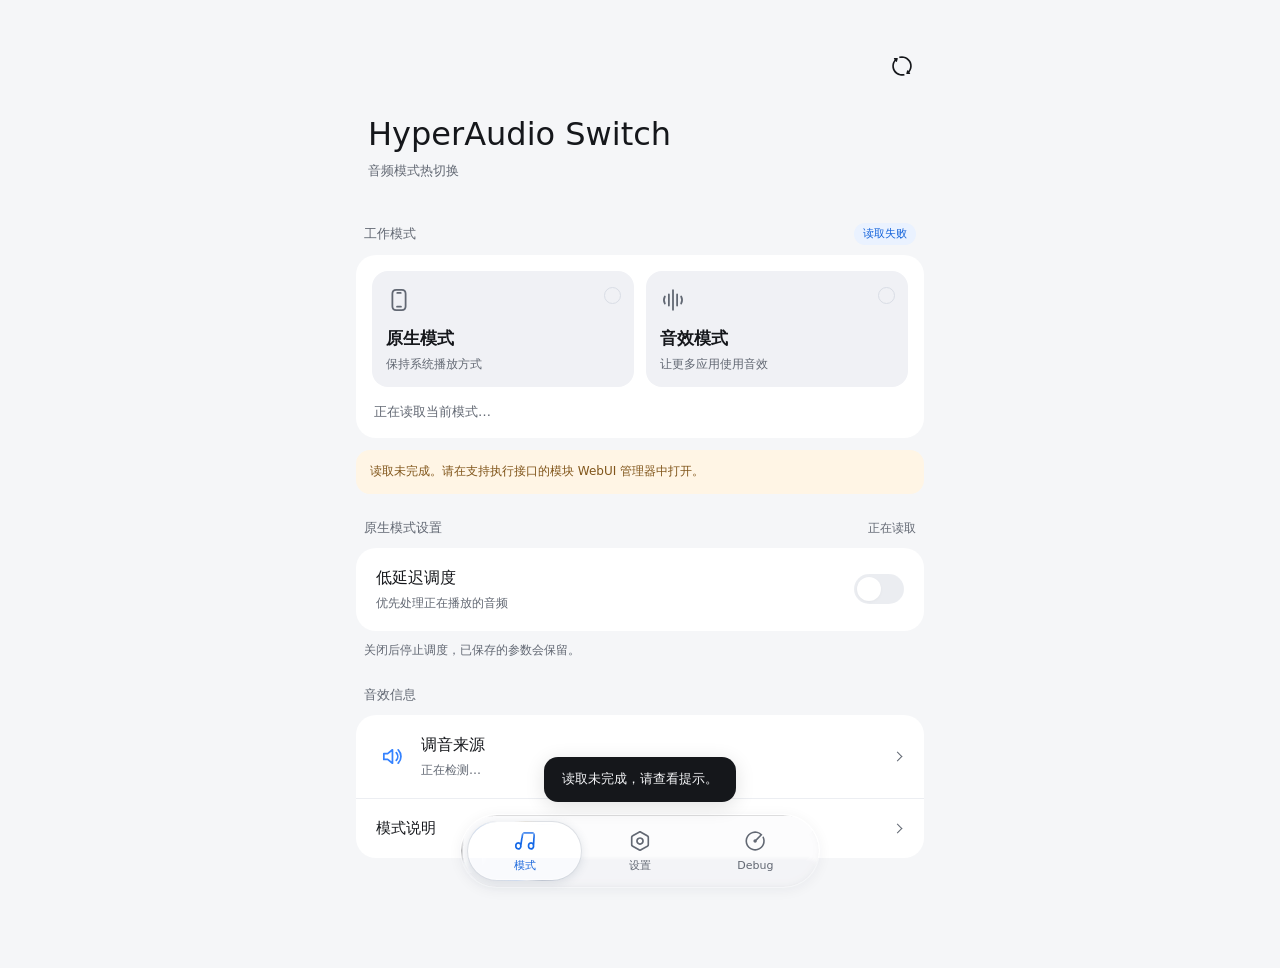
<file: webui/vendor-v3/index.html>
<!DOCTYPE html>
<html lang="zh-CN">
<head>
<meta charset="UTF-8"/>
<meta name="viewport" content="width=device-width, initial-scale=1.0, viewport-fit=cover"/>
<meta name="theme-color" id="page-theme-color" content="#f5f6f8"/>
<meta name="color-scheme" content="light dark"/>
<meta name="ha-webui-build" content="26101606"/>
<script src="./assets/26101606/appearance-init.js"></script>
<link rel="stylesheet" href="./assets/26101606/style.css"/>
<link rel="stylesheet" href="./assets/26101606/host-ui.css"/>
<link rel="stylesheet" href="./assets/26101606/liquid.css"/>
<link rel="stylesheet" href="./assets/26101606/material3.css"/>
<link rel="stylesheet" href="./assets/26101606/navigation-layout.css"/>
<link rel="stylesheet" href="./assets/26101606/about.css"/>
<script src="./assets/26101606/theme-init.js"></script>
<title>HyperAudio Switch</title>

<!--
Third-party icon notice:
Material Symbols Rounded / Copyright Google LLC / Apache-2.0.
SVG adaptations by HyperAudio Switch: converted Miuix vectors and adjusted icon sizing/color; original paths and notices retained.
Miuix Regular / Copyright 2025 compose-miuix-ui contributors / Apache-2.0.
Miuix PathNode geometry converted to inline SVG; original viewport preserved.

Complete Apache License 2.0 texts are provided in:
vendor/miuix-icons-LICENSE.txt and vendor/material-symbols-LICENSE.txt.
The About page retains copyright notices and all three complete licenses.
-->
</head>
<body>
<div class="app">
<header class="hd">
  <div class="app-toolbar" id="titleBar">
    <div class="toolbar-inner">
      <button class="icon-button back-button" id="btn-about-back" aria-label="返回设置" hidden><svg class="icon" viewBox="0 0 24 24" aria-hidden="true"><path d="m14.5 5-7 7 7 7"/></svg></button>
      <div class="compact-title" id="compactTitle" aria-hidden="true">HyperAudio Switch</div>
      <button class="icon-button" id="btn-reload" aria-label="重新读取当前状态" title="重新读取">
        <span class="paired-icon icon" aria-hidden="true"><svg class="design-icon" data-icon-style="miuix" viewBox="0 0 1225.2 1225.2" aria-hidden="true"><g transform="translate(0 1225.2) scale(1 -1)"><path d="M1025.1 245.1 L1004.1 272.1 Q998.1 280.1 998.1 287.6 Q998.1 295.1 1005.1 304.1 Q1066.1 385.1 1092.6 481.1 Q1119.1 577.1 1107.6 675.6 Q1096.1 774.1 1044.1 862.1 Q988.1 958.1 899.1 1020.6 Q810.1 1083.1 702.6 1103.1 Q595.1 1123.1 485.1 1095.1 Q471.1 1091.1 466.1 1079.6 Q461.1 1068.1 467.1 1057.1 L483.1 1030.1 Q489.1 1018.1 496.1 1015.6 Q503.1 1013.1 515.1 1015.1 Q605.1 1035.1 692.6 1017.6 Q780.1 1000.1 852.6 949.1 Q925.1 898.1 970.1 819.1 Q1012.1 747.1 1022.6 666.6 Q1033.1 586.1 1012.6 508.6 Q992.1 431.1 945.1 367.1 Q942.1 363.1 937.6 363.1 Q933.1 363.1 929.1 368.1 L913.1 388.1 Q907.1 395.1 898.1 397.1 Q889.1 399.1 881.1 394.1 Q873.1 389.1 869.1 375.1 L831.1 232.1 Q828.1 220.1 834.6 211.1 Q841.1 202.1 854.1 202.1 L1008.1 206.1 Q1019.1 206.1 1025.1 212.6 Q1031.1 219.1 1031.1 228.6 Q1031.1 238.1 1025.1 245.1 Z M744.1 166.1 L728.1 194.1 Q720.1 212.1 693.1 207.1 Q606.1 191.1 522.1 210.1 Q438.1 229.1 368.6 279.6 Q299.1 330.1 255.1 406.1 Q214.1 477.1 203.1 556.6 Q192.1 636.1 211.6 713.1 Q231.1 790.1 277.1 854.1 Q281.1 859.1 287.6 859.1 Q294.1 859.1 298.1 854.1 L317.1 831.1 Q327.1 820.1 340.1 823.1 Q353.1 826.1 357.1 840.1 L396.1 982.1 Q401.1 999.1 395.1 1009.6 Q389.1 1020.1 374.1 1019.1 L219.1 1015.1 Q209.1 1015.1 203.6 1008.6 Q198.1 1002.1 197.6 993.6 Q197.1 985.1 201.1 979.1 L219.1 954.1 Q226.1 945.1 226.6 937.6 Q227.1 930.1 222.1 923.1 Q160.1 843.1 133.1 747.1 Q106.1 651.1 117.6 551.6 Q129.1 452.1 181.1 363.1 Q235.1 269.1 322.1 207.6 Q409.1 146.1 513.6 124.1 Q618.1 102.1 724.1 126.1 Q740.1 130.1 745.6 142.6 Q751.1 155.1 744.1 166.1 Z"/></g></svg><svg class="design-icon" data-icon-style="md3" viewBox="0 -960 960 960" aria-hidden="true"><path d="M480-160q-134 0-227-93t-93-227q0-134 93-227t227-93q69 0 132 28.5T720-690v-70q0-17 11.5-28.5T760-800q17 0 28.5 11.5T800-760v200q0 17-11.5 28.5T760-520H560q-17 0-28.5-11.5T520-560q0-17 11.5-28.5T560-600h128q-32-56-87.5-88T480-720q-100 0-170 70t-70 170q0 100 70 170t170 70q68 0 124.5-34.5T692-367q8-14 22.5-19.5t29.5-.5q16 5 23 21t-1 30q-41 80-117 128t-169 48Z"/></svg></span>
        <span class="spin-xs" id="toggleSpin" hidden></span>
      </button>
    </div>
  </div>
  <div class="hd-title"><h1 id="pageTitle">HyperAudio Switch</h1><p class="hd-sub" id="sub">音频模式热切换</p></div>
</header>
<main class="main">
<div class="page" id="page-mode" role="tabpanel" aria-labelledby="nav-mode">
  <div class="section-title"><h2>工作模式</h2><span class="pill" id="runBadge">正在读取</span></div>
  <section class="card mode-card" aria-label="工作模式">
    <div class="mode-tabs" id="modeTabs">
      <button class="mode-tab" data-mode="native" id="tab-native" aria-pressed="false">
        <span class="mode-icon"><svg class="mode-symbol" data-icon-style="miuix" data-mode-symbol="native" viewBox="0 0 24 24" aria-hidden="true" focusable="false">
  
  
  <g stroke="currentColor" stroke-width="1.65" stroke-linecap="round" stroke-linejoin="round">
    <path d="M9.4 2.7h5.2c2.2 0 3.5 1.3 3.5 3.5v11.6c0 2.2-1.3 3.5-3.5 3.5H9.4c-2.2 0-3.5-1.3-3.5-3.5V6.2c0-2.2 1.3-3.5 3.5-3.5Z"/>
    <path d="M10.4 5.5h3.2M10.2 18.2h3.6"/>
  </g>
</svg><svg class="mode-symbol" data-icon-style="md3" data-mode-symbol="native" viewBox="0 -960 960 960" aria-hidden="true" focusable="false"><path d="M280-40q-33 0-56.5-23.5T200-120v-720q0-33 23.5-56.5T280-920h400q33 0 56.5 23.5T760-840v720q0 33-23.5 56.5T680-40H280Zm0-120v40h400v-40H280Zm0-80h400v-480H280v480Zm0-560h400v-40H280v40Zm0 0v-40 40Zm0 640v40-40Z"/></svg></span>
        <span class="mode-check" aria-hidden="true"></span><b>原生模式</b><small>保持系统播放方式</small>
      </button>
      <button class="mode-tab" data-mode="sound" id="tab-sound" aria-pressed="false">
        <span class="mode-icon"><svg class="mode-symbol" data-icon-style="miuix" data-mode-symbol="sound" viewBox="0 0 24 24" aria-hidden="true" focusable="false">
  
  
  <g stroke="currentColor" stroke-width="1.65" stroke-linecap="round" stroke-linejoin="round">
    <path d="M12 3v18M8.2 6.9v10.2M15.8 6.9v10.2"/>
    <path d="M4.5 8.7a7 7 0 0 0 0 6.6m15-6.6a7 7 0 0 1 0 6.6"/>
  </g>
</svg><svg class="mode-symbol" data-icon-style="md3" data-mode-symbol="sound" viewBox="0 -960 960 960" aria-hidden="true" focusable="false"><path d="M280-280v-400q0-17 11.5-28.5T320-720q17 0 28.5 11.5T360-680v400q0 17-11.5 28.5T320-240q-17 0-28.5-11.5T280-280Zm160 160v-720q0-17 11.5-28.5T480-880q17 0 28.5 11.5T520-840v720q0 17-11.5 28.5T480-80q-17 0-28.5-11.5T440-120ZM120-440v-80q0-17 11.5-28.5T160-560q17 0 28.5 11.5T200-520v80q0 17-11.5 28.5T160-400q-17 0-28.5-11.5T120-440Zm480 160v-400q0-17 11.5-28.5T640-720q17 0 28.5 11.5T680-680v400q0 17-11.5 28.5T640-240q-17 0-28.5-11.5T600-280Zm160-160v-80q0-17 11.5-28.5T800-560q17 0 28.5 11.5T840-520v80q0 17-11.5 28.5T800-400q-17 0-28.5-11.5T760-440Z"/></svg></span>
        <span class="mode-check" aria-hidden="true"></span><b>音效模式</b><small>让更多应用使用音效</small>
      </button>
    </div>
    <p class="hint" id="modeDesc">正在读取当前模式…</p>
  </section>
  <div class="mode-msg notice" id="modeMsg" role="status" aria-live="polite" hidden></div>
  <div class="notice warning" id="soundWarning" hidden>
    <svg fill="none" stroke="currentColor" stroke-width="1.8" stroke-linecap="round" stroke-linejoin="round" class="icon" viewBox="0 0 24 24" aria-hidden="true"><circle cx="12" cy="12" r="9"/><path d="M12 7v6M12 16.5v.1"/></svg>
    <span>部分游戏可能出现电流声、破音或无声，遇到这些问题请切回原生模式。</span>
  </div>

  <section class="setting-section" id="card-fast">
    <div class="section-title"><h2>原生模式设置</h2><span class="section-value" id="llBadge">正在读取</span></div>
    <div class="card preference-card">
      <label class="row switch-row">
        <span class="copy"><b>低延迟调度</b><small>优先处理正在播放的音频</small></span>
        <span class="switch"><input type="checkbox" id="f-enable" class="sw"/><span class="switch-track" aria-hidden="true"></span></span>
      </label>
      <div class="options" id="llControls" hidden>
        <label class="row switch-row"><span class="copy"><b>按应用启用</b><small>仅在白名单内的应用播放声音时启用</small></span><span class="switch"><input type="checkbox" id="f-only" class="sw"/><span class="switch-track" aria-hidden="true"></span></span></label>
        <label class="row" for="f-hal"><span class="copy"><b>底层音频优先级</b><small>底层声音输出（HAL）</small></span><input type="number" class="number-input" id="f-hal" min="1" max="99" value="20" inputmode="numeric"/></label>
        <label class="row" for="f-audio"><span class="copy"><b>系统音频优先级</b><small>系统混音和声音输出</small></span><input type="number" class="number-input" id="f-audio" min="1" max="99" value="16" inputmode="numeric"/></label>
        <label class="row" for="f-app"><span class="copy"><b>应用音频优先级</b><small>应用内的声音处理</small></span><input type="number" class="number-input" id="f-app" min="1" max="99" value="15" inputmode="numeric"/></label>
        <details class="inline-details whitelist-details"><summary><span>应用白名单</span><span class="trailing"><span id="wl-count">0 项</span><span class="chevron" aria-hidden="true"></span></span></summary>
          <div class="detail-content"><div class="add-row"><input type="text" id="f-newpkg" placeholder="输入应用包名" aria-label="添加应用包名" autocomplete="off" spellcheck="false"/><button class="btn small" id="btn-add">添加</button></div><div id="wl-list" class="list"></div></div>
        </details>
        <p class="parameter-note">优先级可设为 1–99，数值越大不一定越好。修改后请点“保存并应用”。</p>
        <p class="draft-note" id="dirtyNote" role="status" hidden>有未保存的修改</p>
        <div class="panel-actions"><button class="btn secondary" id="btn-ll-reset">恢复默认</button><button class="btn primary" id="btn-save">保存并应用</button></div>
      </div>
    </div>
    <p class="section-note">关闭后停止调度，已保存的参数会保留。</p>
  </section>

  <section class="setting-section" id="soundSettings" hidden>
    <div class="section-title"><h2>音效模式设置</h2><span class="section-value" id="soundBadge">正在读取</span></div>
    <div class="card preference-card">
      <label class="row switch-row"><span class="copy"><b>自定义音频设置</b><small>声音异常时，可尝试调整以下选项</small></span><span class="switch"><input type="checkbox" id="s-custom" class="sw"/><span class="switch-track" aria-hidden="true"></span></span></label>
      <div class="options" id="soundControls" hidden>
        <label class="row switch-row"><span class="copy"><b>关闭 MMAP 直通</b><small>关闭这类直通播放，尝试使用常规播放方式</small></span><span class="switch"><input type="checkbox" id="s-mmap" class="sw"/><span class="switch-track" aria-hidden="true"></span></span></label>
        <label class="row switch-row"><span class="copy"><b>限制低延迟快速播放</b><small>限制低延迟通路的快速播放，可能增加延迟</small></span><span class="switch"><input type="checkbox" id="s-fast" class="sw"/><span class="switch-track" aria-hidden="true"></span></span></label>
        <label class="row switch-row"><span class="copy"><b>限制 RAW 快速播放</b><small>仅限制快速播放，RAW 输出由下一项控制</small></span><span class="switch"><input type="checkbox" id="s-fast-raw" class="sw"/><span class="switch-track" aria-hidden="true"></span></span></label>
        <label class="row switch-row"><span class="copy"><b>限制 RAW 输出</b><small>限制原始音频输出，快速播放由上一项控制</small></span><span class="switch"><input type="checkbox" id="s-raw" class="sw"/><span class="switch-track" aria-hidden="true"></span></span></label>
        <details class="inline-details route-help"><summary><span>通路技术说明</span><span class="chevron" aria-hidden="true"></span></summary><div class="detail-content"><p>MMAP 直通：将 AAudio 的 MMAP 策略设为禁用。关闭此开关时恢复系统设置。</p><p>低延迟快速播放：移除 <code>low_latency_out</code> 的 <code>FAST</code> 标志，保留其他标志。</p><p>RAW 快速播放：移除 <code>raw_out</code> 的 <code>FAST</code> 标志，<code>RAW</code> 标志由下一项独立控制。</p><p>RAW 输出：移除 <code>raw_out</code> 的 <code>RAW</code> 标志，保留端口。此操作不会一并移除它的 <code>FAST</code> 标志。</p></div></details>
        <p class="parameter-note warning-text" id="soundUnrestricted" hidden>关闭全部限制可能使音效不再生效。音效模式下低延迟调度暂停。</p>
        <p class="parameter-note">修改后请点“保存并应用”，再重新打开游戏。</p>
        <p class="draft-note" id="soundDirtyNote" role="status" hidden>有未保存的修改</p>
        <div class="panel-actions"><button class="btn secondary" id="btn-sound-reset">恢复默认</button><button class="btn primary" id="btn-sound-save">保存并应用</button></div>
      </div>
    </div>
    <p class="section-note">关闭后恢复默认设置，已保存的自定义参数会保留。</p>
    <p class="notice" id="soundApplyState" role="status" aria-live="polite" hidden></p>
    <p class="section-note" id="soundRecoveryHint" hidden>当前处于原生模式，保存的设置会在切换到音效模式时生效。</p>
  </section>

  <div class="section-title"><h2>音效信息</h2></div>
  <section class="card preference-card">
    <button class="row link-row" id="btn-show-tuning"><span class="leading-icon"><svg fill="none" stroke="currentColor" stroke-width="1.8" stroke-linecap="round" stroke-linejoin="round" class="icon" viewBox="0 0 24 24" aria-hidden="true"><path d="M4 9h4l5-4v14l-5-4H4zM17 8a6 6 0 0 1 0 8M19 5a10 10 0 0 1 0 14"/></svg></span><span class="copy"><b>调音来源</b><small id="sourceSummary">正在检测…</small></span><span class="chevron" aria-hidden="true"></span></button>
    <details class="inline-details mode-help"><summary><span>模式说明</span><span class="chevron" aria-hidden="true"></span></summary>
      <div class="detail-content"><p>原生模式使用系统原有的播放方式，可按需开启低延迟调度，优先处理正在播放的音频。</p><p>音效模式尝试让更多游戏和应用使用系统或调音模块提供的音效。杜比和低音炮是否起效仍取决于应用及当前调音。音效模式下低延迟调度暂停。</p><p>切换无需重启手机。切换后请强行停止并重新打开游戏；遇到电流声、破音或无声，请切回原生模式。</p><p>开机时使用已保存的设置。“恢复默认”会关闭当前自定义功能，并重置这一组参数，开机模式不变。</p></div>
    </details>
  </section>
</div>

<div class="page" id="page-settings" role="tabpanel" aria-labelledby="nav-settings" hidden>
  <div class="section-title"><h2>界面与底栏</h2></div>
  <section class="card preference-card appearance-card" id="appearance-card">
    <div class="row select-row">
      <span class="appearance-icon" data-setting-icon="style"><svg class="design-icon" data-icon-style="miuix" viewBox="0 0 1120.8 1120.8" aria-hidden="true"><g transform="translate(0 1120.8) scale(1 -1)"><path d="M416.8 890.1 Q425.3 886.9 431.5 881.0 Q437.6 875.2 439.8 867.5 Q443.3 856.5 443.3 819.8 V751.2 Q443.3 714.2 439.8 703.1 Q437.6 695.4 431.3 689.6 Q424.9 683.7 416.8 681.0 Q404.5 677.0 370.5 677.0 H359.4 H311.9 H300.9 Q266.8 677.0 254.5 681.0 Q246.0 683.7 239.7 689.6 Q233.4 695.4 231.1 703.1 Q228.0 714.9 228.0 751.2 V819.8 Q228.0 838.7 228.7 849.9 Q229.4 861.2 231.1 867.5 Q233.4 875.2 239.7 881.0 Q246.0 886.9 254.5 890.1 Q262.9 892.7 278.4 893.4 Q293.8 894.1 311.9 894.1 H359.4 Q377.5 894.1 392.9 893.4 Q408.4 892.7 416.8 890.1 Z M447.8 601.9 Q471.8 610.1 489.4 628.7 Q507.1 647.2 517.6 672.1 Q524.6 689.1 526.5 710.7 Q528.5 732.4 528.5 767.9 V803.1 Q528.5 838.6 526.5 860.0 Q524.6 881.5 517.6 898.6 Q507.1 923.4 489.4 941.9 Q471.8 960.5 447.8 969.2 Q418.8 979.2 373.4 979.2 H297.8 Q252.5 979.2 223.5 969.2 Q199.5 960.5 181.6 941.8 Q163.8 923.0 153.8 898.6 Q146.7 881.5 144.8 860.0 Q142.8 838.6 142.8 803.1 V767.9 Q142.8 732.4 144.8 710.7 Q146.7 689.1 153.8 672.1 Q163.8 647.6 181.6 628.8 Q199.5 610.1 223.5 601.9 Q251.1 591.8 297.8 591.8 H373.4 Q420.6 591.8 447.8 601.9 Z M866.3 890.1 Q874.8 886.9 881.1 881.0 Q887.4 875.2 889.7 867.5 Q891.4 861.2 892.1 849.9 Q892.8 838.7 892.8 819.8 V751.2 Q892.8 732.3 892.1 720.8 Q891.4 709.4 889.7 703.1 Q887.4 695.4 881.1 689.6 Q874.8 683.7 866.3 681.0 Q854.0 677.0 819.9 677.0 H808.8 H761.4 H750.3 Q716.2 677.0 704.0 681.0 Q695.4 683.7 689.1 689.6 Q682.9 695.4 681.0 703.1 Q677.5 714.2 677.5 751.2 V819.8 Q677.5 856.5 681.0 867.5 Q683.2 875.2 689.5 881.0 Q695.8 886.9 704.0 890.1 Q712.4 892.7 727.9 893.4 Q743.3 894.1 761.4 894.1 H808.8 Q826.9 894.1 842.4 893.4 Q857.9 892.7 866.3 890.1 Z M897.3 601.9 Q921.2 610.1 939.1 628.8 Q957.0 647.6 967.0 672.1 Q974.1 689.1 976.0 710.7 Q978.0 732.4 978.0 767.9 V803.1 Q978.0 838.6 976.0 860.0 Q974.1 881.5 967.0 898.6 Q957.0 923.0 939.1 941.8 Q921.2 960.5 897.3 969.2 Q868.2 979.2 822.9 979.2 H747.3 Q702.0 979.2 673.0 969.2 Q649.0 960.5 631.3 941.9 Q613.6 923.4 603.2 898.6 Q596.2 881.5 594.3 860.0 Q592.3 838.6 592.3 803.1 V767.9 Q592.3 732.4 594.3 710.7 Q596.2 689.1 603.2 672.1 Q613.6 647.2 631.3 628.7 Q649.0 610.1 673.0 601.9 Q700.6 591.8 747.3 591.8 H822.9 Q870.1 591.8 897.3 601.9 Z M370.5 443.8 Q404.5 443.8 416.8 439.8 Q424.9 437.1 431.3 431.2 Q437.6 425.3 439.8 417.7 Q443.3 406.6 443.3 369.6 V301.0 Q443.3 264.3 439.8 253.3 Q437.6 245.6 431.5 239.7 Q425.3 233.9 416.8 230.7 Q408.4 228.1 392.9 227.4 Q377.5 226.7 359.4 226.7 H311.9 Q293.8 226.7 278.4 227.4 Q262.9 228.1 254.5 230.7 Q246.0 233.9 239.7 239.7 Q233.4 245.6 231.1 253.3 Q228.0 265.1 228.0 301.0 V369.6 Q228.0 388.5 228.7 400.0 Q229.4 411.4 231.1 417.7 Q233.4 425.3 239.7 431.2 Q246.0 437.1 254.5 439.8 Q266.8 443.8 300.9 443.8 H311.9 H359.4 Z M447.8 151.6 Q471.8 160.3 489.4 178.9 Q507.1 197.4 517.6 222.2 Q524.6 239.3 526.5 260.8 Q528.5 282.2 528.5 317.7 V352.9 Q528.5 388.3 526.5 410.0 Q524.6 431.7 517.6 448.7 Q507.1 473.6 489.4 492.1 Q471.8 510.7 447.8 518.9 Q420.6 529.0 373.4 529.0 H297.8 Q251.1 529.0 223.5 518.9 Q199.5 510.7 181.6 491.9 Q163.8 473.2 153.8 448.7 Q146.7 431.7 144.8 410.0 Q142.8 388.3 142.8 352.9 V317.7 Q142.8 282.2 144.8 260.8 Q146.7 239.3 153.8 222.2 Q163.8 197.7 181.6 179.0 Q199.5 160.3 223.5 151.6 Q252.5 141.6 297.8 141.6 H373.4 Q418.8 141.6 447.8 151.6 Z M819.9 443.8 Q854.0 443.8 866.3 439.8 Q874.8 437.1 881.1 431.2 Q887.4 425.3 889.7 417.7 Q891.4 411.4 892.1 400.0 Q892.8 388.5 892.8 369.6 V301.0 Q892.8 282.0 892.1 270.8 Q891.4 259.6 889.7 253.3 Q887.4 245.6 881.1 239.7 Q874.8 233.9 866.3 230.7 Q857.9 228.1 842.4 227.4 Q826.9 226.7 808.8 226.7 H761.4 Q743.3 226.7 727.9 227.4 Q712.4 228.1 704.0 230.7 Q695.4 233.9 689.1 239.7 Q682.9 245.6 681.0 253.3 Q677.5 264.3 677.5 301.0 V369.6 Q677.5 406.6 681.0 417.7 Q683.2 425.3 689.5 431.2 Q695.8 437.1 704.0 439.8 Q716.2 443.8 750.3 443.8 H761.4 H808.8 Z M897.3 151.6 Q921.2 160.3 939.1 179.0 Q957.0 197.7 967.0 222.2 Q974.1 239.3 976.0 260.8 Q978.0 282.2 978.0 317.7 V352.9 Q978.0 388.3 976.0 410.0 Q974.1 431.7 967.0 448.7 Q957.0 473.2 939.1 491.9 Q921.2 510.7 897.3 518.9 Q870.1 529.0 822.9 529.0 H747.3 Q700.6 529.0 673.0 518.9 Q649.0 510.7 631.3 492.1 Q613.6 473.6 603.2 448.7 Q596.2 431.7 594.3 410.0 Q592.3 388.3 592.3 352.9 V317.7 Q592.3 282.2 594.3 260.8 Q596.2 239.3 603.2 222.2 Q613.6 197.4 631.3 178.9 Q649.0 160.3 673.0 151.6 Q702.0 141.6 747.3 141.6 H822.9 Q868.2 141.6 897.3 151.6 Z"/></g></svg><svg class="design-icon" data-icon-style="md3" viewBox="0 -960 960 960" aria-hidden="true"><path d="M638-468 468-638q-6-6-8.5-13t-2.5-15q0-8 2.5-15t8.5-13l170-170q6-6 13-8.5t15-2.5q8 0 15 2.5t13 8.5l170 170q6 6 8.5 13t2.5 15q0 8-2.5 15t-8.5 13L694-468q-6 6-13 8.5t-15 2.5q-8 0-15-2.5t-13-8.5Zm-518-92v-240q0-17 11.5-28.5T160-840h240q17 0 28.5 11.5T440-800v240q0 17-11.5 28.5T400-520H160q-17 0-28.5-11.5T120-560Zm400 400v-240q0-17 11.5-28.5T560-440h240q17 0 28.5 11.5T840-400v240q0 17-11.5 28.5T800-120H560q-17 0-28.5-11.5T520-160Zm-400 0v-240q0-17 11.5-28.5T160-440h240q17 0 28.5 11.5T440-400v240q0 17-11.5 28.5T400-120H160q-17 0-28.5-11.5T120-160Zm80-440h160v-160H200v160Zm467 48 113-113-113-113-113 113 113 113Zm-67 352h160v-160H600v160Zm-400 0h160v-160H200v160Zm160-400Zm194-65ZM360-360Zm240 0Z"/></svg></span><span class="copy"><b>界面风格</b><small>更改界面与控件样式</small></span>
      <select id="ui-style" data-select-label="界面风格" data-select-style="compact" hidden aria-hidden="true" tabindex="-1"><option value="miuix">Miuix</option><option value="md3">Material 3</option></select>
    </div>
    <label class="row switch-row" id="floating-row">
      <span class="appearance-icon" data-setting-icon="floating"><svg class="design-icon" data-icon-style="miuix" viewBox="0 0 1164.0 1164.0" aria-hidden="true"><g transform="translate(0 1164.0) scale(1 -1)"><path d="M941.7 182.3 Q993.0 208.8 1016.7 257.3 Q1031.0 284.8 1034.3 323.4 Q1037.7 362.0 1037.7 451.8 V713.1 Q1037.7 803.0 1034.3 841.6 Q1031.0 880.1 1016.7 907.6 Q992.1 958.0 941.7 982.7 Q914.2 996.9 875.6 1000.3 Q837.0 1003.6 747.2 1003.6 H415.9 Q327.0 1003.6 288.4 1000.3 Q249.8 996.9 221.4 982.7 Q172.0 957.3 147.3 907.6 Q133.0 880.1 129.7 841.6 Q126.3 803.0 126.3 713.1 V451.8 Q126.3 362.0 129.7 323.4 Q133.0 284.8 147.3 257.3 Q171.0 209.6 221.4 182.3 Q249.8 167.1 288.4 163.7 Q327.0 160.4 415.9 160.4 H747.2 Q837.0 160.4 875.6 163.7 Q914.2 167.1 941.7 182.3 Z M265.1 258.4 Q238.2 272.9 222.5 299.1 Q215.2 314.5 213.5 336.6 Q211.7 358.7 211.7 408.9 V705.1 H951.3 V408.9 Q951.3 358.5 949.6 336.5 Q947.8 314.5 940.6 299.1 Q927.7 275.5 899.0 258.4 Q883.5 251.2 862.4 249.4 Q841.3 247.7 789.2 247.7 H374.8 Q322.8 247.7 301.2 249.4 Q279.5 251.2 265.1 258.4 Z M433.3 389.6 V405.6 Q433.3 423.7 426.5 431.5 Q419.6 439.3 403.5 439.3 H327.4 Q311.4 439.3 304.5 431.5 Q297.6 423.7 297.6 405.6 V389.6 Q297.6 371.4 304.5 364.2 Q311.4 357.0 327.4 357.0 H403.5 Q419.6 357.0 426.5 364.2 Q433.3 371.4 433.3 389.6 Z M433.3 565.2 V581.2 Q433.3 599.2 426.5 607.0 Q419.6 614.8 403.5 614.8 H327.4 Q311.4 614.8 304.5 607.0 Q297.6 599.2 297.6 581.2 V565.2 Q297.6 547.1 304.5 539.7 Q311.4 532.4 327.4 532.4 H403.5 Q419.6 532.4 426.5 539.7 Q433.3 547.1 433.3 565.2 Z M649.8 389.6 V405.6 Q649.8 423.7 643.0 431.5 Q636.2 439.3 620.1 439.3 H544.0 Q527.9 439.3 521.0 431.5 Q514.2 423.7 514.2 405.6 V389.6 Q514.2 371.4 521.0 364.2 Q527.9 357.0 544.0 357.0 H620.1 Q636.2 357.0 643.0 364.2 Q649.8 371.4 649.8 389.6 Z M649.8 565.2 V581.2 Q649.8 599.2 643.0 607.0 Q636.2 614.8 620.1 614.8 H544.0 Q527.9 614.8 521.0 607.0 Q514.2 599.2 514.2 581.2 V565.2 Q514.2 547.1 521.0 539.7 Q527.9 532.4 544.0 532.4 H620.1 Q636.2 532.4 643.0 539.7 Q649.8 547.1 649.8 565.2 Z M866.4 565.2 V581.2 Q866.4 599.2 859.5 607.0 Q852.7 614.8 836.6 614.8 H760.5 Q744.4 614.8 737.5 607.0 Q730.7 599.2 730.7 581.2 V565.2 Q730.7 547.1 737.5 539.7 Q744.4 532.4 760.5 532.4 H836.6 Q852.7 532.4 859.5 539.7 Q866.4 547.1 866.4 565.2 Z M222.5 864.9 Q238.7 893.7 265.1 906.5 Q279.5 913.8 301.2 915.5 Q322.8 917.3 374.8 917.3 H789.2 Q841.3 917.3 862.4 915.5 Q883.5 913.8 899.0 906.5 Q927.0 891.8 940.6 864.9 Q946.7 852.5 949.0 835.9 Q951.3 819.2 951.3 789.5 H211.7 Q212.7 819.7 214.9 836.5 Q217.1 853.2 222.5 864.9 Z"/></g></svg><svg class="design-icon" data-icon-style="md3" viewBox="0 -960 960 960" aria-hidden="true"><path d="M200-120q-33 0-56.5-23.5T120-200v-560q0-33 23.5-56.5T200-840h560q33 0 56.5 23.5T840-760v560q0 33-23.5 56.5T760-120H200Zm0-240h560v-400H200v400Zm0 80v80h560v-80H200Zm0 0v80-80Z"/></svg></span><span class="copy floating-copy"><b>悬浮底栏</b><small>让底栏以圆角形式悬浮显示</small></span>
      <span class="switch"><input type="checkbox" id="floating-nav" class="sw"/><span class="switch-track" aria-hidden="true"></span></span>
    </label>
    <div id="miuix-bottom-settings" class="glass-options">
      <div class="row select-row">
        <span class="appearance-icon" data-setting-icon="effect"><svg class="design-icon" data-icon-style="miuix" viewBox="0 0 1306.8 1306.8" aria-hidden="true"><g transform="translate(0 1306.8) scale(1 -1)"><path d="M774.9 189.9 Q809.9 194.9 838.9 204.9 Q867.9 214.9 887.9 234.9 Q912.9 259.9 912.9 310.9 L910.9 361.9 Q910.9 367.9 909.9 373.9 Q908.9 407.9 909.4 431.9 Q909.9 455.9 914.9 473.9 Q919.9 493.9 943.4 501.4 Q966.9 508.9 1019.9 514.9 Q1073.9 520.9 1099.9 527.4 Q1125.9 533.9 1148.9 549.9 Q1172.9 566.9 1185.4 593.4 Q1197.9 619.9 1197.9 653.9 Q1197.9 783.9 1123.4 890.9 Q1048.9 997.9 923.9 1059.9 Q798.9 1121.9 652.9 1121.9 Q506.9 1121.9 381.9 1059.9 Q256.9 997.9 182.9 890.9 Q108.9 783.9 108.9 653.9 Q108.9 523.9 182.9 416.4 Q256.9 308.9 382.4 246.9 Q507.9 184.9 652.9 184.9 Q687.9 184.9 717.9 185.9 Q747.9 186.9 774.9 189.9 Z M442.9 645.9 Q442.9 672.9 423.4 692.4 Q403.9 711.9 375.9 711.9 Q347.9 711.9 328.9 692.4 Q309.9 672.9 309.9 645.9 Q309.9 617.9 328.9 598.4 Q347.9 578.9 375.9 578.9 Q403.9 578.9 423.4 598.4 Q442.9 617.9 442.9 645.9 Z M193.9 653.9 Q193.9 755.9 254.4 843.9 Q314.9 931.9 420.4 984.4 Q525.9 1036.9 652.9 1036.9 Q779.9 1036.9 885.4 984.4 Q990.9 931.9 1051.9 843.9 Q1112.9 755.9 1112.9 653.9 Q1112.9 638.9 1109.4 631.9 Q1105.9 624.9 1099.9 619.9 Q1082.9 607.9 1043.9 603.9 L1027.9 601.9 Q991.9 598.9 953.9 591.9 Q892.9 579.9 860.9 546.9 Q831.9 517.9 825.9 464.9 Q822.9 448.9 823.4 428.9 Q823.9 408.9 824.9 390.9 V381.9 L827.9 312.9 Q828.9 300.9 827.4 296.4 Q825.9 291.9 820.9 289.9 Q805.9 279.9 763.9 274.9 Q729.9 270.9 652.9 270.9 Q525.9 270.9 420.4 323.4 Q314.9 375.9 254.4 463.9 Q193.9 551.9 193.9 653.9 Z M575.9 833.9 Q575.9 860.9 556.4 880.4 Q536.9 899.9 508.9 899.9 Q480.9 899.9 461.9 880.4 Q442.9 860.9 442.9 833.9 Q442.9 805.9 461.9 786.4 Q480.9 766.9 508.9 766.9 Q536.9 766.9 556.4 786.4 Q575.9 805.9 575.9 833.9 Z M821.9 856.9 Q821.9 883.9 802.9 903.4 Q783.9 922.9 755.9 922.9 Q727.9 922.9 708.4 903.4 Q688.9 883.9 688.9 856.9 Q688.9 828.9 708.4 809.4 Q727.9 789.9 755.9 789.9 Q783.9 789.9 802.9 809.4 Q821.9 828.9 821.9 856.9 Z"/></g></svg><svg class="design-icon" data-icon-style="md3" viewBox="0 -960 960 960" aria-hidden="true"><path d="M120-380q-8 0-14-6t-6-14q0-8 6-14t14-6q8 0 14 6t6 14q0 8-6 14t-14 6Zm0-160q-8 0-14-6t-6-14q0-8 6-14t14-6q8 0 14 6t6 14q0 8-6 14t-14 6Zm120 340q-17 0-28.5-11.5T200-240q0-17 11.5-28.5T240-280q17 0 28.5 11.5T280-240q0 17-11.5 28.5T240-200Zm0-160q-17 0-28.5-11.5T200-400q0-17 11.5-28.5T240-440q17 0 28.5 11.5T280-400q0 17-11.5 28.5T240-360Zm0-160q-17 0-28.5-11.5T200-560q0-17 11.5-28.5T240-600q17 0 28.5 11.5T280-560q0 17-11.5 28.5T240-520Zm0-160q-17 0-28.5-11.5T200-720q0-17 11.5-28.5T240-760q17 0 28.5 11.5T280-720q0 17-11.5 28.5T240-680Zm160 340q-25 0-42.5-17.5T340-400q0-25 17.5-42.5T400-460q25 0 42.5 17.5T460-400q0 25-17.5 42.5T400-340Zm0-160q-25 0-42.5-17.5T340-560q0-25 17.5-42.5T400-620q25 0 42.5 17.5T460-560q0 25-17.5 42.5T400-500Zm0 300q-17 0-28.5-11.5T360-240q0-17 11.5-28.5T400-280q17 0 28.5 11.5T440-240q0 17-11.5 28.5T400-200Zm0-480q-17 0-28.5-11.5T360-720q0-17 11.5-28.5T400-760q17 0 28.5 11.5T440-720q0 17-11.5 28.5T400-680Zm0 580q-8 0-14-6t-6-14q0-8 6-14t14-6q8 0 14 6t6 14q0 8-6 14t-14 6Zm0-720q-8 0-14-6t-6-14q0-8 6-14t14-6q8 0 14 6t6 14q0 8-6 14t-14 6Zm160 480q-25 0-42.5-17.5T500-400q0-25 17.5-42.5T560-460q25 0 42.5 17.5T620-400q0 25-17.5 42.5T560-340Zm0-160q-25 0-42.5-17.5T500-560q0-25 17.5-42.5T560-620q25 0 42.5 17.5T620-560q0 25-17.5 42.5T560-500Zm0 300q-17 0-28.5-11.5T520-240q0-17 11.5-28.5T560-280q17 0 28.5 11.5T600-240q0 17-11.5 28.5T560-200Zm0-480q-17 0-28.5-11.5T520-720q0-17 11.5-28.5T560-760q17 0 28.5 11.5T600-720q0 17-11.5 28.5T560-680Zm0 580q-8 0-14-6t-6-14q0-8 6-14t14-6q8 0 14 6t6 14q0 8-6 14t-14 6Zm0-720q-8 0-14-6t-6-14q0-8 6-14t14-6q8 0 14 6t6 14q0 8-6 14t-14 6Zm160 620q-17 0-28.5-11.5T680-240q0-17 11.5-28.5T720-280q17 0 28.5 11.5T760-240q0 17-11.5 28.5T720-200Zm0-160q-17 0-28.5-11.5T680-400q0-17 11.5-28.5T720-440q17 0 28.5 11.5T760-400q0 17-11.5 28.5T720-360Zm0-160q-17 0-28.5-11.5T680-560q0-17 11.5-28.5T720-600q17 0 28.5 11.5T760-560q0 17-11.5 28.5T720-520Zm0-160q-17 0-28.5-11.5T680-720q0-17 11.5-28.5T720-760q17 0 28.5 11.5T760-720q0 17-11.5 28.5T720-680Zm120 300q-8 0-14-6t-6-14q0-8 6-14t14-6q8 0 14 6t6 14q0 8-6 14t-14 6Zm0-160q-8 0-14-6t-6-14q0-8 6-14t14-6q8 0 14 6t6 14q0 8-6 14t-14 6Z"/></svg></span><span class="copy"><b>底栏效果</b><small>选择悬浮底栏的外观</small></span>
        <select id="glass-material" data-select-label="底栏效果" data-select-style="compact" hidden aria-hidden="true" tabindex="-1"><option value="solid">实色</option><option value="blur">背景模糊</option><option value="liquid" selected>液态玻璃</option></select>
      </div>
      <div class="row select-row" id="glass-strength-row">
        <span class="appearance-icon" data-setting-icon="strength"><svg class="design-icon" data-icon-style="miuix" data-custom-icon="glass-quality" viewBox="0 0 24 24" aria-hidden="true"><g fill="none" stroke="currentColor" stroke-width="1.65" stroke-linecap="round" stroke-linejoin="round"><path d="M13.1 3.2 5.4 4.6a3 3 0 0 0-2.4 3.5l1.1 6a3 3 0 0 0 3.5 2.4l6-1.1a3 3 0 0 0 2.4-3.5l-.2-1.2"/><path d="m6.6 9.5 2.3-3M17.9 2.5c.4 2.3 1.1 3 3.4 3.4-2.3.4-3 1.1-3.4 3.4-.4-2.3-1.1-3-3.4-3.4 2.3-.4 3-1.1 3.4-3.4Z"/><path d="M4 20.5h7.5m4 0H21"/><circle cx="13.5" cy="20.5" r="2"/></g></svg><svg class="design-icon" data-icon-style="md3" viewBox="0 -960 960 960" aria-hidden="true"><path d="M480-120q-17 0-28.5-11.5T440-160v-160q0-17 11.5-28.5T480-360q17 0 28.5 11.5T520-320v40h280q17 0 28.5 11.5T840-240q0 17-11.5 28.5T800-200H520v40q0 17-11.5 28.5T480-120Zm-320-80q-17 0-28.5-11.5T120-240q0-17 11.5-28.5T160-280h160q17 0 28.5 11.5T360-240q0 17-11.5 28.5T320-200H160Zm160-160q-17 0-28.5-11.5T280-400v-40H160q-17 0-28.5-11.5T120-480q0-17 11.5-28.5T160-520h120v-40q0-17 11.5-28.5T320-600q17 0 28.5 11.5T360-560v160q0 17-11.5 28.5T320-360Zm160-80q-17 0-28.5-11.5T440-480q0-17 11.5-28.5T480-520h320q17 0 28.5 11.5T840-480q0 17-11.5 28.5T800-440H480Zm160-160q-17 0-28.5-11.5T600-640v-160q0-17 11.5-28.5T640-840q17 0 28.5 11.5T680-800v40h120q17 0 28.5 11.5T840-720q0 17-11.5 28.5T800-680H680v40q0 17-11.5 28.5T640-600Zm-480-80q-17 0-28.5-11.5T120-720q0-17 11.5-28.5T160-760h320q17 0 28.5 11.5T520-720q0 17-11.5 28.5T480-680H160Z"/></svg></span><span class="copy"><b>玻璃质感</b><small>滑块保持清透，调整边缘高光与折射</small></span>
        <select id="glass-strength" data-select-label="玻璃质感" data-select-style="compact" hidden aria-hidden="true" tabindex="-1"><option value="soft">柔和</option><option value="normal" selected>标准</option><option value="strong">明亮</option></select>
      </div>
    </div>
    <div id="md3-bottom-settings" class="glass-options" hidden>
      <div class="row readonly-effect">
        <span class="appearance-icon" data-setting-icon="effect"><svg class="design-icon" data-icon-style="miuix" viewBox="0 0 1306.8 1306.8" aria-hidden="true"><g transform="translate(0 1306.8) scale(1 -1)"><path d="M774.9 189.9 Q809.9 194.9 838.9 204.9 Q867.9 214.9 887.9 234.9 Q912.9 259.9 912.9 310.9 L910.9 361.9 Q910.9 367.9 909.9 373.9 Q908.9 407.9 909.4 431.9 Q909.9 455.9 914.9 473.9 Q919.9 493.9 943.4 501.4 Q966.9 508.9 1019.9 514.9 Q1073.9 520.9 1099.9 527.4 Q1125.9 533.9 1148.9 549.9 Q1172.9 566.9 1185.4 593.4 Q1197.9 619.9 1197.9 653.9 Q1197.9 783.9 1123.4 890.9 Q1048.9 997.9 923.9 1059.9 Q798.9 1121.9 652.9 1121.9 Q506.9 1121.9 381.9 1059.9 Q256.9 997.9 182.9 890.9 Q108.9 783.9 108.9 653.9 Q108.9 523.9 182.9 416.4 Q256.9 308.9 382.4 246.9 Q507.9 184.9 652.9 184.9 Q687.9 184.9 717.9 185.9 Q747.9 186.9 774.9 189.9 Z M442.9 645.9 Q442.9 672.9 423.4 692.4 Q403.9 711.9 375.9 711.9 Q347.9 711.9 328.9 692.4 Q309.9 672.9 309.9 645.9 Q309.9 617.9 328.9 598.4 Q347.9 578.9 375.9 578.9 Q403.9 578.9 423.4 598.4 Q442.9 617.9 442.9 645.9 Z M193.9 653.9 Q193.9 755.9 254.4 843.9 Q314.9 931.9 420.4 984.4 Q525.9 1036.9 652.9 1036.9 Q779.9 1036.9 885.4 984.4 Q990.9 931.9 1051.9 843.9 Q1112.9 755.9 1112.9 653.9 Q1112.9 638.9 1109.4 631.9 Q1105.9 624.9 1099.9 619.9 Q1082.9 607.9 1043.9 603.9 L1027.9 601.9 Q991.9 598.9 953.9 591.9 Q892.9 579.9 860.9 546.9 Q831.9 517.9 825.9 464.9 Q822.9 448.9 823.4 428.9 Q823.9 408.9 824.9 390.9 V381.9 L827.9 312.9 Q828.9 300.9 827.4 296.4 Q825.9 291.9 820.9 289.9 Q805.9 279.9 763.9 274.9 Q729.9 270.9 652.9 270.9 Q525.9 270.9 420.4 323.4 Q314.9 375.9 254.4 463.9 Q193.9 551.9 193.9 653.9 Z M575.9 833.9 Q575.9 860.9 556.4 880.4 Q536.9 899.9 508.9 899.9 Q480.9 899.9 461.9 880.4 Q442.9 860.9 442.9 833.9 Q442.9 805.9 461.9 786.4 Q480.9 766.9 508.9 766.9 Q536.9 766.9 556.4 786.4 Q575.9 805.9 575.9 833.9 Z M821.9 856.9 Q821.9 883.9 802.9 903.4 Q783.9 922.9 755.9 922.9 Q727.9 922.9 708.4 903.4 Q688.9 883.9 688.9 856.9 Q688.9 828.9 708.4 809.4 Q727.9 789.9 755.9 789.9 Q783.9 789.9 802.9 809.4 Q821.9 828.9 821.9 856.9 Z"/></g></svg><svg class="design-icon" data-icon-style="md3" viewBox="0 -960 960 960" aria-hidden="true"><path d="M120-380q-8 0-14-6t-6-14q0-8 6-14t14-6q8 0 14 6t6 14q0 8-6 14t-14 6Zm0-160q-8 0-14-6t-6-14q0-8 6-14t14-6q8 0 14 6t6 14q0 8-6 14t-14 6Zm120 340q-17 0-28.5-11.5T200-240q0-17 11.5-28.5T240-280q17 0 28.5 11.5T280-240q0 17-11.5 28.5T240-200Zm0-160q-17 0-28.5-11.5T200-400q0-17 11.5-28.5T240-440q17 0 28.5 11.5T280-400q0 17-11.5 28.5T240-360Zm0-160q-17 0-28.5-11.5T200-560q0-17 11.5-28.5T240-600q17 0 28.5 11.5T280-560q0 17-11.5 28.5T240-520Zm0-160q-17 0-28.5-11.5T200-720q0-17 11.5-28.5T240-760q17 0 28.5 11.5T280-720q0 17-11.5 28.5T240-680Zm160 340q-25 0-42.5-17.5T340-400q0-25 17.5-42.5T400-460q25 0 42.5 17.5T460-400q0 25-17.5 42.5T400-340Zm0-160q-25 0-42.5-17.5T340-560q0-25 17.5-42.5T400-620q25 0 42.5 17.5T460-560q0 25-17.5 42.5T400-500Zm0 300q-17 0-28.5-11.5T360-240q0-17 11.5-28.5T400-280q17 0 28.5 11.5T440-240q0 17-11.5 28.5T400-200Zm0-480q-17 0-28.5-11.5T360-720q0-17 11.5-28.5T400-760q17 0 28.5 11.5T440-720q0 17-11.5 28.5T400-680Zm0 580q-8 0-14-6t-6-14q0-8 6-14t14-6q8 0 14 6t6 14q0 8-6 14t-14 6Zm0-720q-8 0-14-6t-6-14q0-8 6-14t14-6q8 0 14 6t6 14q0 8-6 14t-14 6Zm160 480q-25 0-42.5-17.5T500-400q0-25 17.5-42.5T560-460q25 0 42.5 17.5T620-400q0 25-17.5 42.5T560-340Zm0-160q-25 0-42.5-17.5T500-560q0-25 17.5-42.5T560-620q25 0 42.5 17.5T620-560q0 25-17.5 42.5T560-500Zm0 300q-17 0-28.5-11.5T520-240q0-17 11.5-28.5T560-280q17 0 28.5 11.5T600-240q0 17-11.5 28.5T560-200Zm0-480q-17 0-28.5-11.5T520-720q0-17 11.5-28.5T560-760q17 0 28.5 11.5T600-720q0 17-11.5 28.5T560-680Zm0 580q-8 0-14-6t-6-14q0-8 6-14t14-6q8 0 14 6t6 14q0 8-6 14t-14 6Zm0-720q-8 0-14-6t-6-14q0-8 6-14t14-6q8 0 14 6t6 14q0 8-6 14t-14 6Zm160 620q-17 0-28.5-11.5T680-240q0-17 11.5-28.5T720-280q17 0 28.5 11.5T760-240q0 17-11.5 28.5T720-200Zm0-160q-17 0-28.5-11.5T680-400q0-17 11.5-28.5T720-440q17 0 28.5 11.5T760-400q0 17-11.5 28.5T720-360Zm0-160q-17 0-28.5-11.5T680-560q0-17 11.5-28.5T720-600q17 0 28.5 11.5T760-560q0 17-11.5 28.5T720-520Zm0-160q-17 0-28.5-11.5T680-720q0-17 11.5-28.5T720-760q17 0 28.5 11.5T760-720q0 17-11.5 28.5T720-680Zm120 300q-8 0-14-6t-6-14q0-8 6-14t14-6q8 0 14 6t6 14q0 8-6 14t-14 6Zm0-160q-8 0-14-6t-6-14q0-8 6-14t14-6q8 0 14 6t6 14q0 8-6 14t-14 6Z"/></svg></span><span class="copy"><b>底栏效果</b><small>Material 3 使用实色底栏</small></span><span class="value">实色</span>
      </div>
    </div>
  </section>
  <p class="section-note appearance-footnote">外观即时切换，声音设置保持不变。</p>
  <div class="section-title"><h2>开机设置</h2><span class="section-value" id="bootSaved">正在读取</span></div>
  <section class="card preference-card">
    <div class="row select-row"><span class="copy"><b>下次开机进入</b></span><select id="boot-mode" data-select-label="下次开机进入" data-select-style="compact" hidden aria-hidden="true" tabindex="-1"><option value="native">原生模式</option><option value="sound">音效模式</option></select></div>
    <div class="card-content"><p class="hint" id="bootDesc">开机时使用已保存的设置。</p><button class="btn primary full" id="btn-boot-save">保存开机设置</button></div>
  </section>
  <p class="section-note">下次开机生效，当前模式不变。</p>
  <p class="notice warning" id="bootWarning" hidden>部分游戏可能出现电流声、破音或无声，遇到这些问题请切回原生模式。</p>
  <p class="notice warning" id="bootGuard" hidden></p>

  <div class="section-title"><h2>音效与调音</h2></div>
  <section class="card preference-card" id="tuning-card">
    <div class="row"><span class="copy"><b>当前模式</b></span><span class="value" id="currentMode">正在读取</span></div>
    <div class="card-content sources-content"><h3>已启用的调音模块</h3><div id="tuning-src" class="source-list">正在检测…</div><p class="hint">这里只显示检测到的调音模块，实际音效请以播放效果为准。</p></div>
  </section>

  <div class="section-title"><h2>恢复选项</h2></div>
  <section class="card preference-card">
    <button class="row link-row recovery-row" id="btn-native"><span class="copy"><b>恢复原生配置</b><small>恢复原生模式，关闭低延迟，开机也使用原生模式</small></span><span class="chevron" aria-hidden="true"></span></button>
  </section>
  <p class="section-note">已保存的参数和应用白名单会保留。</p>
  <div class="section-title"><h2>应用信息</h2></div>
  <section class="card preference-card">
    <button class="row link-row about-entry" id="btn-about"><span class="appearance-icon about-entry-icon" aria-hidden="true"><svg class="design-icon" data-icon-style="miuix" aria-hidden="true" focusable="false" xmlns="http://www.w3.org/2000/svg" viewBox="0 0 1225.2 1225.2" fill="currentColor"><g transform="translate(0 1225.2) scale(1 -1)"><path d="M1123.1 612.1 Q1123.1 751.1 1054.6 868.1 Q986.1 985.1 869.1 1054.1 Q752.1 1123.1 613.1 1123.1 Q474.1 1123.1 357.1 1054.1 Q240.1 985.1 171.1 868.1 Q102.1 751.1 102.1 612.1 Q102.1 473.1 171.1 356.1 Q240.1 239.1 357.1 170.6 Q474.1 102.1 613.1 102.1 Q752.1 102.1 869.1 170.6 Q986.1 239.1 1054.6 356.1 Q1123.1 473.1 1123.1 612.1 Z M188.1 612.1 Q188.1 728.1 245.1 825.6 Q302.1 923.1 399.6 980.1 Q497.1 1037.1 613.1 1037.1 Q728.1 1037.1 825.6 980.1 Q923.1 923.1 980.6 825.6 Q1038.1 728.1 1038.1 612.1 Q1038.1 496.1 980.6 398.6 Q923.1 301.1 825.6 244.1 Q728.1 187.1 613.1 187.1 Q497.1 187.1 399.6 244.1 Q302.1 301.1 245.1 398.6 Q188.1 496.1 188.1 612.1 Z M667.1 848.1 Q667.1 871.1 651.6 886.6 Q636.1 902.1 613.1 902.1 Q590.1 902.1 574.1 886.1 Q558.1 870.1 558.1 848.1 Q558.1 826.1 574.6 809.6 Q591.1 793.1 613.1 793.1 Q635.1 793.1 651.1 809.1 Q667.1 825.1 667.1 848.1 Z M655.1 350.1 V709.1 Q655.1 721.1 648.1 728.6 Q641.1 736.1 626.1 736.1 H598.1 Q585.1 736.1 577.6 728.1 Q570.1 720.1 570.1 709.1 V350.1 Q570.1 337.1 578.1 330.1 Q586.1 323.1 599.1 323.1 H627.1 Q640.1 323.1 647.6 330.1 Q655.1 337.1 655.1 350.1 Z"/></g></svg><svg class="design-icon" data-icon-style="md3" aria-hidden="true" focusable="false" fill="currentColor" xmlns="http://www.w3.org/2000/svg" viewBox="0 -960 960 960"><path d="M480-280q17 0 28.5-11.5T520-320v-160q0-17-11.5-28.5T480-520q-17 0-28.5 11.5T440-480v160q0 17 11.5 28.5T480-280Zm0-320q17 0 28.5-11.5T520-640q0-17-11.5-28.5T480-680q-17 0-28.5 11.5T440-640q0 17 11.5 28.5T480-600Zm0 520q-83 0-156-31.5T197-197q-54-54-85.5-127T80-480q0-83 31.5-156T197-763q54-54 127-85.5T480-880q83 0 156 31.5T763-763q54 54 85.5 127T880-480q0 83-31.5 156T763-197q-54 54-127 85.5T480-80Z"/></svg></span><span class="copy"><b>关于</b><small>HyperAudio Switch</small></span><span class="trailing"><span class="value">3.0</span><span class="chevron" aria-hidden="true"></span></span></button>
  </section>
</div>


<div class="page" id="page-about" aria-label="关于 HyperAudio Switch" hidden>
  <section class="card about-app-card" aria-label="应用信息">
    <div class="row about-app-row">
      <span class="about-app-icon" aria-hidden="true"><svg xmlns="http://www.w3.org/2000/svg" viewBox="0 0 256 256" fill="none">
<defs>
 <linearGradient id="ha-app-base" x1="32" y1="12" x2="215" y2="248" gradientUnits="userSpaceOnUse"><stop stop-color="#55ABFF"/><stop offset=".5" stop-color="#3F80F6"/><stop offset="1" stop-color="#4B60DE"/></linearGradient>
 <radialGradient id="ha-app-light" cx="0" cy="0" r="1" gradientTransform="translate(57 24) rotate(57) scale(232 229)" gradientUnits="userSpaceOnUse"><stop stop-color="#B5F2FF" stop-opacity=".42"/><stop offset="1" stop-color="#B5F2FF" stop-opacity="0"/></radialGradient>
 <linearGradient id="ha-app-track" x1="53" y1="94" x2="200" y2="172" gradientUnits="userSpaceOnUse"><stop stop-color="#E7F7FF" stop-opacity=".42"/><stop offset="1" stop-color="#DDEAFF" stop-opacity=".19"/></linearGradient>
 <linearGradient id="ha-app-knob" x1="151" y1="99" x2="183" y2="159" gradientUnits="userSpaceOnUse"><stop stop-color="white"/><stop offset="1" stop-color="#E8F4FF"/></linearGradient>
</defs>
<path d="M128 6C172 6 203 6 225 28C247 50 250 79 250 128C250 177 247 206 225 228C203 250 172 250 128 250C84 250 53 250 31 228C9 206 6 177 6 128C6 79 9 50 31 28C53 6 84 6 128 6Z" fill="url(#ha-app-base)"/>
<path d="M128 6C172 6 203 6 225 28C247 50 250 79 250 128C250 177 247 206 225 228C203 250 172 250 128 250C84 250 53 250 31 228C9 206 6 177 6 128C6 79 9 50 31 28C53 6 84 6 128 6Z" fill="url(#ha-app-light)"/>
<g transform="rotate(-24 128 128)">
 <rect x="42" y="89" width="172" height="86" rx="43" fill="#214AAE" fill-opacity=".12"/>
 <rect x="42" y="85" width="172" height="86" rx="43" fill="url(#ha-app-track)" stroke="white" stroke-opacity=".25" stroke-width="1.5"/>
 <path d="M70 121V135M87 109V147M104 116V140" stroke="white" stroke-width="9" stroke-linecap="round"/>
 <circle cx="169" cy="131" r="32" fill="#2B59BA" fill-opacity=".2"/>
 <circle cx="169" cy="127" r="32" fill="url(#ha-app-knob)"/>
 <path d="M145 110C150 103 158 99 169 99" stroke="white" stroke-width="2.5" stroke-linecap="round" stroke-opacity=".8"/>
</g>
</svg></span>
      <span class="copy"><b class="about-app-name">HyperAudio Switch</b><small>音频模式热切换</small><span class="about-version">版本 3.0 · 正式版</span></span>
    </div>
  </section>
  <div class="section-title"><h2>项目信息</h2></div>
  <section class="card preference-card">
    <button class="row link-row" id="btn-contributors"><span class="copy"><b>维护与制作</b><small>本版维护与 AI 辅助</small></span><span class="trailing"><span class="value" id="maintainer-count">2 位</span><span class="chevron" aria-hidden="true"></span></span></button>
    <button class="row link-row" id="btn-projects"><span class="copy"><b>项目致谢</b><small>界面、交互与图标的参考来源</small></span><span class="trailing"><span class="value">8 项</span><span class="chevron" aria-hidden="true"></span></span></button>
  </section>
  <div class="section-title"><h2>许可与来源</h2></div>
  <section class="card preference-card">
    <button class="row link-row" id="btn-licenses"><span class="copy"><b>开源许可</b><small>随模块提供的代码与图标</small></span><span class="trailing"><span class="value">3 项</span><span class="chevron" aria-hidden="true"></span></span></button>
    <button class="row link-row" id="btn-audio-origin"><span class="copy"><b>音频方案与来源</b><small>上游方案及作者致谢</small></span><span class="chevron" aria-hidden="true"></span></button>
    <button class="row link-row" id="btn-third-party"><span class="copy"><b>第三方声明</b><small>维护与版权说明</small></span><span class="chevron" aria-hidden="true"></span></button>
  </section>
  <p class="section-note about-footer">独立维护，与小米、Google 及所列项目无官方关联。</p>
  <p class="section-note about-footer" id="webui-build">WebUI · Glass 26101606</p>
</div>

<div class="page" id="page-debug" role="tabpanel" aria-labelledby="nav-debug" hidden>
  <div class="section-title"><h2>日志诊断</h2><span class="section-value">本地处理</span></div>
  <section class="card preference-card">
    <label class="row switch-row"><span class="copy"><b>启用 Debug</b><small>展开日志采集与解读</small></span><span class="switch"><input type="checkbox" id="debug-enable" class="sw"/><span class="switch-track" aria-hidden="true"></span></span></label>
  </section>
  <p class="section-note" id="debugHint">点击采集后才会运行，不录音、不自动上传。收起 Debug 后仍会完成采集。</p>
  <div id="debugPanel" hidden>
    <div class="section-title"><h2>游戏现场</h2></div>
    <section class="card card-content">
      <label class="field-label" for="diagTarget">游戏包名</label><input class="target-input" id="diagTarget" type="text" value="com.ironoakgames.ftk1.mtap" autocomplete="off" spellcheck="false"/>
      <p class="hint">先选好模式并重开游戏。点击采集后返回游戏，保持出声场景约 45 秒。</p>
      <div class="job-status"><span class="spin-xs" id="jobSpin" hidden></span><span id="jobState">未开始采集</span></div>
      <button class="btn primary full" id="btn-delay">采集游戏日志</button>
      <div class="panel-actions"><button class="btn secondary" id="btn-now">系统快照</button><button class="btn secondary" id="btn-job-refresh">刷新状态</button></div>
      <details class="inline-details capture-details"><summary>采集信息<span class="chevron" aria-hidden="true"></span></summary><div class="detail-content"><div class="kv"><span>采集后台</span><b id="daemonState">正在检查</b></div><div class="kv"><span>采集质量</span><b id="captureQuality">—</b></div><div class="kv"><span>上次样本</span><b id="reportMode">—</b></div><code class="report-path" id="reportPath">报告保存在 Download 文件夹</code></div></details>
    </section>
    <div class="section-title"><h2>日志解读</h2></div>
    <section class="card card-content">
      <label class="field-label" for="debug-report-trigger">选择诊断包</label><select id="debug-report" data-select-label="选择诊断包" data-select-style="full" hidden aria-hidden="true" tabindex="-1"><option value="">暂无诊断包</option></select>
      <div class="panel-actions"><button class="btn secondary" id="btn-reports">刷新列表</button><button class="btn primary" id="btn-analyze">解读日志</button></div>
      <p class="hint">采集结束后可在这里查看结果，并结合实际声音排查问题。</p>
      <div class="summary-box"><pre id="debugSummary" role="status">采集完成后显示诊断结果。</pre></div>
    </section>
    <div class="section-title"><h2>技术信息</h2></div>
    <section class="card preference-card">
      <details class="tech inline-details"><summary>音频技术状态<span class="chevron" aria-hidden="true"></span></summary><div class="card-content"><div class="kv"><span>音效配置覆盖</span><b id="overlayState">正在读取</b></div></div><pre id="statusText">—</pre></details>
      <details class="tech inline-details"><summary>低延迟后台记录<span class="chevron" aria-hidden="true"></span></summary><pre id="llDetails">暂无记录</pre></details>
      <details class="tech inline-details"><summary>界面与状态栏<span class="chevron" aria-hidden="true"></span></summary><div class="detail-content"><p class="hint" id="systemBarHint">正在适配状态栏…</p><pre id="hostDetails">正在检测容器接口…</pre></div></details>
      <details class="tech inline-details"><summary>操作记录<span class="chevron" aria-hidden="true"></span></summary><pre id="operationResult">等待操作</pre></details>
      <div class="card-content"><button class="btn secondary full" id="btn-backends">启动／重连后台</button></div>
    </section>
  </div>
</div>
</main>
<footer class="ft">
<nav class="bottom-nav" role="tablist" aria-label="页面导航">
  <span class="nav-glass-shell" aria-hidden="true"></span>
  <span class="nav-indicator" aria-hidden="true"><span class="nav-lens"></span></span>
  <button class="nav-item active" id="nav-mode" data-page="mode" role="tab" aria-selected="true" aria-controls="page-mode"><span class="nav-icon"><span class="paired-icon icon" aria-hidden="true"><svg class="design-icon" data-icon-style="miuix" viewBox="0 0 1192.8 1192.8" aria-hidden="true"><g transform="translate(0 1192.8) scale(1 -1)"><path d="M430.4 309.4 L505.4 842.4 Q509.4 875.4 514.4 899.4 Q518.4 916.4 526.4 926.4 Q534.4 936.4 548.4 943.4 Q557.4 948.4 579.4 948.9 Q601.4 949.4 619.4 949.4 H628.4 H896.4 H909.4 Q928.4 949.4 948.9 948.9 Q969.4 948.4 981.4 943.4 Q994.4 937.4 1000.4 925.9 Q1006.4 914.4 1007.4 896.4 Q1008.4 878.4 1005.4 834.4 L985.4 482.4 Q984.4 476.4 979.9 473.9 Q975.4 471.4 968.4 475.4 Q933.4 491.4 896.4 491.4 Q851.4 491.4 813.4 468.9 Q775.4 446.4 752.9 408.4 Q730.4 370.4 730.4 325.4 Q730.4 280.4 752.9 242.4 Q775.4 204.4 813.4 181.9 Q851.4 159.4 896.4 159.4 Q938.4 159.4 975.4 179.4 Q1012.4 199.4 1035.9 233.9 Q1059.4 268.4 1061.4 310.4 L1090.4 830.4 Q1093.4 871.4 1093.4 898.4 Q1091.4 934.4 1081.4 955.4 Q1072.4 975.4 1056.9 991.4 Q1041.4 1007.4 1020.4 1018.4 Q995.4 1033.4 965.4 1033.4 H566.4 Q539.4 1033.4 512.4 1021.4 Q473.4 1002.4 449.4 966.4 Q433.4 939.4 430.4 917.4 L367.4 474.4 Q366.4 468.4 362.4 466.4 Q358.4 464.4 352.4 467.4 Q309.4 491.4 265.4 491.4 Q220.4 491.4 182.4 468.9 Q144.4 446.4 121.9 408.4 Q99.4 370.4 99.4 325.4 Q99.4 280.4 121.9 242.4 Q144.4 204.4 182.4 181.9 Q220.4 159.4 265.4 159.4 Q307.4 159.4 342.9 179.4 Q378.4 199.4 401.4 233.4 Q424.4 267.4 430.4 309.4 Z M184.4 325.4 Q184.4 358.4 208.4 382.4 Q232.4 406.4 265.4 406.4 Q298.4 406.4 322.4 382.4 Q346.4 358.4 346.4 325.4 Q346.4 295.4 323.9 269.9 Q301.4 244.4 265.4 244.4 Q232.4 244.4 208.4 268.4 Q184.4 292.4 184.4 325.4 Z M815.4 325.4 Q815.4 358.4 838.9 382.4 Q862.4 406.4 896.4 406.4 Q929.4 406.4 952.9 382.4 Q976.4 358.4 976.4 325.4 Q976.4 292.4 952.9 268.9 Q929.4 245.4 896.4 245.4 Q862.4 245.4 838.9 268.9 Q815.4 292.4 815.4 325.4 Z"/></g></svg><svg class="design-icon" data-icon-style="md3" viewBox="0 -960 960 960" aria-hidden="true"><path d="M280-280v-400q0-17 11.5-28.5T320-720q17 0 28.5 11.5T360-680v400q0 17-11.5 28.5T320-240q-17 0-28.5-11.5T280-280Zm160 160v-720q0-17 11.5-28.5T480-880q17 0 28.5 11.5T520-840v720q0 17-11.5 28.5T480-80q-17 0-28.5-11.5T440-120ZM120-440v-80q0-17 11.5-28.5T160-560q17 0 28.5 11.5T200-520v80q0 17-11.5 28.5T160-400q-17 0-28.5-11.5T120-440Zm480 160v-400q0-17 11.5-28.5T640-720q17 0 28.5 11.5T680-680v400q0 17-11.5 28.5T640-240q-17 0-28.5-11.5T600-280Zm160-160v-80q0-17 11.5-28.5T800-560q17 0 28.5 11.5T840-520v80q0 17-11.5 28.5T800-400q-17 0-28.5-11.5T760-440Z"/></svg></span></span><span class="nav-label">模式</span></button>
  <button class="nav-item" id="nav-settings" data-page="settings" role="tab" aria-selected="false" aria-controls="page-settings"><span class="nav-icon"><span class="paired-icon icon" aria-hidden="true"><svg class="design-icon" data-icon-style="miuix" viewBox="0 0 1239.6 1239.6" aria-hidden="true"><g transform="translate(0 1239.6) scale(1 -1)"><path d="M643.8 108.3 Q653.8 110.3 666.8 116.3 Q679.8 122.3 694.8 131.3 L712.8 141.3 L993.8 299.3 Q1023.8 316.3 1037.3 324.8 Q1050.8 333.3 1059.8 343.3 Q1077.8 362.3 1084.8 386.3 Q1088.8 398.3 1089.8 418.3 Q1090.8 438.3 1090.8 465.3 V774.3 Q1090.8 801.3 1089.8 820.8 Q1088.8 840.3 1084.8 852.3 Q1077.8 875.3 1059.8 896.3 Q1051.8 905.3 1038.3 913.8 Q1024.8 922.3 1005.8 932.3 L993.8 939.3 L712.8 1098.3 Q690.8 1111.3 673.3 1119.8 Q655.8 1128.3 643.8 1130.3 Q619.8 1136.3 595.8 1130.3 Q583.8 1128.3 566.3 1119.8 Q548.8 1111.3 526.8 1098.3 L245.8 939.3 Q238.8 935.3 230.8 931.3 Q213.8 921.3 200.3 912.8 Q186.8 904.3 179.8 896.3 Q161.8 875.3 154.8 852.3 Q150.8 840.3 149.8 820.8 Q148.8 801.3 148.8 774.3 V465.3 Q148.8 438.3 149.8 418.3 Q150.8 398.3 154.8 386.3 Q161.8 362.3 179.8 343.3 Q187.8 334.3 201.8 325.3 Q215.8 316.3 234.8 305.3 L245.8 299.3 L526.8 141.3 L544.8 131.3 Q559.8 122.3 572.8 116.3 Q585.8 110.3 595.8 108.3 Q619.8 103.3 643.8 108.3 Z M234.8 438.3 V807.3 Q234.8 821.3 241.3 831.8 Q247.8 842.3 262.8 851.3 L587.8 1034.3 Q606.8 1045.3 618.3 1045.8 Q629.8 1046.3 646.8 1037.3 L966.8 857.3 Q991.8 843.3 998.8 831.3 Q1005.8 819.3 1005.8 790.3 V441.3 Q1005.8 422.3 1000.8 410.8 Q995.8 399.3 981.8 391.3 L651.8 204.3 Q632.8 193.3 620.3 193.3 Q607.8 193.3 587.8 204.3 L265.8 386.3 Q247.8 396.3 241.3 406.8 Q234.8 417.3 234.8 438.3 Z M819.8 619.3 Q819.8 674.3 792.8 719.8 Q765.8 765.3 720.3 792.3 Q674.8 819.3 619.8 819.3 Q565.8 819.3 519.8 792.3 Q473.8 765.3 446.8 719.8 Q419.8 674.3 419.8 619.3 Q419.8 565.3 446.8 519.3 Q473.8 473.3 519.8 446.3 Q565.8 419.3 619.8 419.3 Q674.8 419.3 720.3 446.3 Q765.8 473.3 792.8 519.3 Q819.8 565.3 819.8 619.3 Z M507.8 619.3 Q507.8 666.3 540.8 698.8 Q573.8 731.3 619.8 731.3 Q666.8 731.3 699.3 698.8 Q731.8 666.3 731.8 619.3 Q731.8 573.3 699.3 540.3 Q666.8 507.3 619.8 507.3 Q573.8 507.3 540.8 540.3 Q507.8 573.3 507.8 619.3 Z"/></g></svg><svg class="design-icon" data-icon-style="md3" viewBox="0 -960 960 960" aria-hidden="true"><path d="M433-80q-27 0-46.5-18T363-142l-9-66q-13-5-24.5-12T307-235l-62 26q-25 11-50 2t-39-32l-47-82q-14-23-8-49t27-43l53-40q-1-7-1-13.5v-27q0-6.5 1-13.5l-53-40q-21-17-27-43t8-49l47-82q14-23 39-32t50 2l62 26q11-8 23-15t24-12l9-66q4-26 23.5-44t46.5-18h94q27 0 46.5 18t23.5 44l9 66q13 5 24.5 12t22.5 15l62-26q25-11 50-2t39 32l47 82q14 23 8 49t-27 43l-53 40q1 7 1 13.5v27q0 6.5-2 13.5l53 40q21 17 27 43t-8 49l-48 82q-14 23-39 32t-50-2l-60-26q-11 8-23 15t-24 12l-9 66q-4 26-23.5 44T527-80h-94Zm7-80h79l14-106q31-8 57.5-23.5T639-327l99 41 39-68-86-65q5-14 7-29.5t2-31.5q0-16-2-31.5t-7-29.5l86-65-39-68-99 42q-22-23-48.5-38.5T533-694l-13-106h-79l-14 106q-31 8-57.5 23.5T321-633l-99-41-39 68 86 64q-5 15-7 30t-2 32q0 16 2 31t7 30l-86 65 39 68 99-42q22 23 48.5 38.5T427-266l13 106Zm42-180q58 0 99-41t41-99q0-58-41-99t-99-41q-59 0-99.5 41T342-480q0 58 40.5 99t99.5 41Zm-2-140Z"/></svg></span></span><span class="nav-label">设置</span></button>
  <button class="nav-item" id="nav-debug" data-page="debug" role="tab" aria-selected="false" aria-controls="page-debug"><span class="nav-icon"><span class="paired-icon icon" aria-hidden="true"><svg class="design-icon" data-icon-style="miuix" viewBox="0 0 1266.0 1266.0" aria-hidden="true"><g transform="translate(0 1266.0) scale(1 -1)"><path d="M1001.0 272.5 Q1077.0 348.5 1115.5 448.5 Q1154.0 548.5 1150.0 656.0 Q1146.0 763.5 1096.0 861.5 Q1090.0 873.5 1077.5 875.0 Q1065.0 876.5 1056.0 867.5 L1034.0 846.5 Q1025.0 838.5 1023.5 830.0 Q1022.0 821.5 1025.0 813.5 Q1063.0 730.5 1065.5 643.5 Q1068.0 556.5 1035.5 476.5 Q1003.0 396.5 940.0 333.5 Q858.0 251.5 748.5 223.0 Q639.0 194.5 530.0 223.0 Q421.0 251.5 339.0 333.5 Q257.0 415.5 228.5 525.0 Q200.0 634.5 228.5 743.5 Q257.0 852.5 339.0 934.5 Q416.0 1010.5 517.5 1040.5 Q619.0 1070.5 722.5 1050.5 Q826.0 1030.5 908.0 962.5 L673.0 727.5 Q665.0 719.5 656.0 720.5 Q648.0 721.5 640.0 722.5 Q603.0 722.5 577.0 696.5 Q551.0 670.5 551.0 633.5 Q551.0 596.5 577.0 571.0 Q603.0 545.5 640.0 545.5 Q677.0 545.5 702.5 571.0 Q728.0 596.5 728.0 633.5 Q728.0 641.5 726.0 651.5 Q724.0 657.5 732.0 665.5 L1012.0 945.5 Q1020.0 953.5 1020.0 963.0 Q1020.0 972.5 1014.0 980.5 L1001.0 994.5 Q903.0 1092.5 771.5 1126.5 Q640.0 1160.5 508.5 1126.5 Q377.0 1092.5 279.0 994.5 Q181.0 896.5 146.5 765.0 Q112.0 633.5 146.5 502.0 Q181.0 370.5 279.0 272.5 Q377.0 174.5 508.5 140.0 Q640.0 105.5 771.5 140.0 Q903.0 174.5 1001.0 272.5 Z"/></g></svg><svg class="design-icon" data-icon-style="md3" viewBox="0 -960 960 960" aria-hidden="true"><path d="M480-120q-65 0-120.5-32T272-240h-72q-17 0-28.5-11.5T160-280q0-17 11.5-28.5T200-320h44q-3-20-3.5-40t-.5-40h-40q-17 0-28.5-11.5T160-440q0-17 11.5-28.5T200-480h40q0-20 .5-40t3.5-40h-44q-17 0-28.5-11.5T160-600q0-17 11.5-28.5T200-640h72q14-23 31.5-43t40.5-35l-37-38q-11-11-11-27.5t12-28.5q11-11 28-11t28 11l58 58q28-9 57-9t57 9l60-59q11-11 27.5-11t28.5 12q11 11 11 28t-11 28l-38 38q23 15 41.5 34.5T688-640h72q17 0 28.5 11.5T800-600q0 17-11.5 28.5T760-560h-44q3 20 3.5 40t.5 40h40q17 0 28.5 11.5T800-440q0 17-11.5 28.5T760-400h-40q0 20-.5 40t-3.5 40h44q17 0 28.5 11.5T800-280q0 17-11.5 28.5T760-240h-72q-32 56-87.5 88T480-120Zm0-80q66 0 113-47t47-113v-160q0-66-47-113t-113-47q-66 0-113 47t-47 113v160q0 66 47 113t113 47Zm-40-120h80q17 0 28.5-11.5T560-360q0-17-11.5-28.5T520-400h-80q-17 0-28.5 11.5T400-360q0 17 11.5 28.5T440-320Zm0-160h80q17 0 28.5-11.5T560-520q0-17-11.5-28.5T520-560h-80q-17 0-28.5 11.5T400-520q0 17 11.5 28.5T440-480Zm40 40Z"/></svg></span></span><span class="nav-label">Debug</span></button>
</nav>
</footer>
</div>

<dialog class="credits-dialog" id="credits-dialog" aria-labelledby="credits-title" aria-modal="true">
  <header class="credits-toolbar"><button class="icon-button" id="credits-back" aria-label="返回关于"><svg class="icon credit-back-miuix" viewBox="0 0 24 24" aria-hidden="true"><path d="m14.5 5-7 7 7 7"/></svg><svg class="icon credit-back-md3" viewBox="0 0 24 24" aria-hidden="true"><path d="M20 12H4m7-7-7 7 7 7"/></svg></button><h2 id="credits-title">项目致谢</h2><button class="icon-button" id="credits-close" aria-label="关闭并返回关于" hidden><svg class="icon" viewBox="0 0 24 24" aria-hidden="true"><path d="m6 6 12 12M18 6 6 18"/></svg></button></header>
  <div class="credits-body" id="credits-body" tabindex="-1"></div>
</dialog>

<div class="toast" id="toast" role="status" aria-live="polite" hidden></div>
<script src="./assets/26101606/host-ui.js"></script><script src="./assets/26101606/system-fonts.js"></script><script src="./assets/26101606/select-menu.js"></script><script src="./assets/26101606/ui.js"></script><script src="./assets/26101606/nav-frame.js"></script><script src="./assets/26101606/nav-gestures.js"></script><script src="./assets/26101606/liquid-glass.js"></script><script src="./assets/26101606/liquid-ui.js"></script><script src="./assets/26101606/appearance.js"></script><script src="./assets/26101606/credits-data.js"></script><script src="./assets/26101606/about.js"></script><script src="./assets/26101606/app.js"></script>

</body>
</html>
</file>
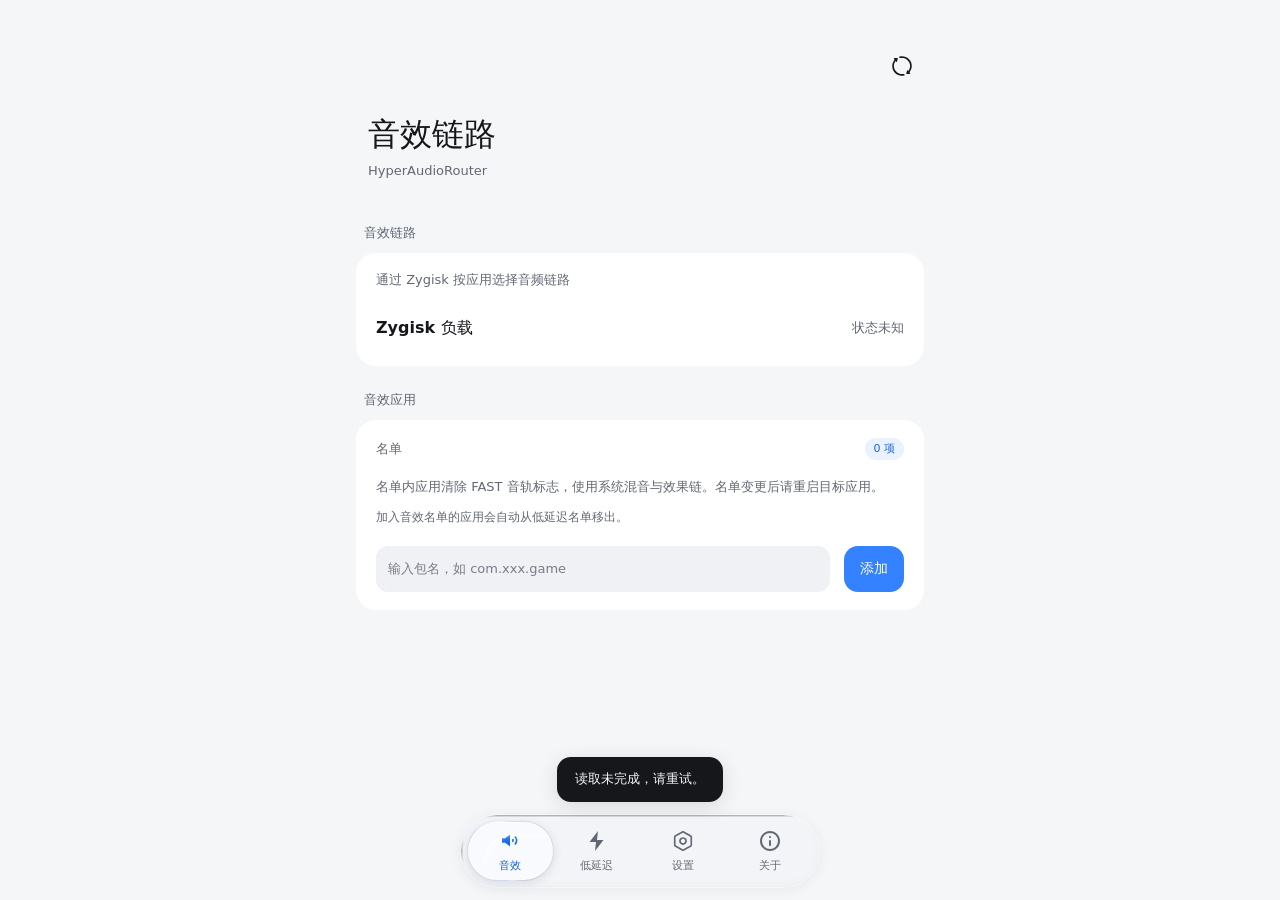
<file: webui/webroot/index.html>
<!DOCTYPE html>
<html lang="zh-CN">
<head>
<meta charset="UTF-8"/>
<meta name="viewport" content="width=device-width, initial-scale=1.0, viewport-fit=cover"/>
<meta name="theme-color" id="page-theme-color" content="#f5f6f8"/>
<meta name="color-scheme" content="light dark"/>
<meta name="ha-webui-build" content="26101606"/>
<script src="./assets/26101606/appearance-init.js"></script>
<link rel="stylesheet" href="./assets/26101606/style.css"/>
<link rel="stylesheet" href="./assets/26101606/host-ui.css"/>
<link rel="stylesheet" href="./assets/26101606/liquid.css"/>
<link rel="stylesheet" href="./assets/26101606/material3.css"/>
<link rel="stylesheet" href="./assets/26101606/navigation-layout.css"/>
<link rel="stylesheet" href="./assets/26101606/about.css"/>
<script src="./assets/26101606/theme-init.js"></script>
<title>HyperAudioRouter</title>

<!--
Third-party icon notice:
Material Symbols Rounded / Copyright Google LLC / Apache-2.0.
SVG adaptations by HyperAudio Switch: converted Miuix vectors and adjusted icon sizing/color; original paths and notices retained.
Miuix Regular / Copyright 2025 compose-miuix-ui contributors / Apache-2.0.
Miuix PathNode geometry converted to inline SVG; original viewport preserved.

Complete Apache License 2.0 texts are provided in:
vendor/miuix-icons-LICENSE.txt and vendor/material-symbols-LICENSE.txt.
The About page retains copyright notices and all three complete licenses.
-->
</head>
<body>
<div class="app">
<header class="hd">
  <div class="app-toolbar" id="titleBar">
    <div class="toolbar-inner">
      <button class="icon-button back-button" id="btn-about-back" aria-label="返回设置" hidden><svg class="icon" viewBox="0 0 24 24" aria-hidden="true"><path d="m14.5 5-7 7 7 7"/></svg></button>
      <div class="compact-title" id="compactTitle" aria-hidden="true">HyperAudioRouter</div>
      <button class="icon-button" id="btn-reload" aria-label="重新读取当前状态" title="重新读取">
        <span class="paired-icon icon" aria-hidden="true"><svg class="design-icon" data-icon-style="miuix" viewBox="0 0 1225.2 1225.2" aria-hidden="true"><g transform="translate(0 1225.2) scale(1 -1)"><path d="M1025.1 245.1 L1004.1 272.1 Q998.1 280.1 998.1 287.6 Q998.1 295.1 1005.1 304.1 Q1066.1 385.1 1092.6 481.1 Q1119.1 577.1 1107.6 675.6 Q1096.1 774.1 1044.1 862.1 Q988.1 958.1 899.1 1020.6 Q810.1 1083.1 702.6 1103.1 Q595.1 1123.1 485.1 1095.1 Q471.1 1091.1 466.1 1079.6 Q461.1 1068.1 467.1 1057.1 L483.1 1030.1 Q489.1 1018.1 496.1 1015.6 Q503.1 1013.1 515.1 1015.1 Q605.1 1035.1 692.6 1017.6 Q780.1 1000.1 852.6 949.1 Q925.1 898.1 970.1 819.1 Q1012.1 747.1 1022.6 666.6 Q1033.1 586.1 1012.6 508.6 Q992.1 431.1 945.1 367.1 Q942.1 363.1 937.6 363.1 Q933.1 363.1 929.1 368.1 L913.1 388.1 Q907.1 395.1 898.1 397.1 Q889.1 399.1 881.1 394.1 Q873.1 389.1 869.1 375.1 L831.1 232.1 Q828.1 220.1 834.6 211.1 Q841.1 202.1 854.1 202.1 L1008.1 206.1 Q1019.1 206.1 1025.1 212.6 Q1031.1 219.1 1031.1 228.6 Q1031.1 238.1 1025.1 245.1 Z M744.1 166.1 L728.1 194.1 Q720.1 212.1 693.1 207.1 Q606.1 191.1 522.1 210.1 Q438.1 229.1 368.6 279.6 Q299.1 330.1 255.1 406.1 Q214.1 477.1 203.1 556.6 Q192.1 636.1 211.6 713.1 Q231.1 790.1 277.1 854.1 Q281.1 859.1 287.6 859.1 Q294.1 859.1 298.1 854.1 L317.1 831.1 Q327.1 820.1 340.1 823.1 Q353.1 826.1 357.1 840.1 L396.1 982.1 Q401.1 999.1 395.1 1009.6 Q389.1 1020.1 374.1 1019.1 L219.1 1015.1 Q209.1 1015.1 203.6 1008.6 Q198.1 1002.1 197.6 993.6 Q197.1 985.1 201.1 979.1 L219.1 954.1 Q226.1 945.1 226.6 937.6 Q227.1 930.1 222.1 923.1 Q160.1 843.1 133.1 747.1 Q106.1 651.1 117.6 551.6 Q129.1 452.1 181.1 363.1 Q235.1 269.1 322.1 207.6 Q409.1 146.1 513.6 124.1 Q618.1 102.1 724.1 126.1 Q740.1 130.1 745.6 142.6 Q751.1 155.1 744.1 166.1 Z"/></g></svg><svg class="design-icon" data-icon-style="md3" viewBox="0 -960 960 960" aria-hidden="true"><path d="M480-160q-134 0-227-93t-93-227q0-134 93-227t227-93q69 0 132 28.5T720-690v-70q0-17 11.5-28.5T760-800q17 0 28.5 11.5T800-760v200q0 17-11.5 28.5T760-520H560q-17 0-28.5-11.5T520-560q0-17 11.5-28.5T560-600h128q-32-56-87.5-88T480-720q-100 0-170 70t-70 170q0 100 70 170t170 70q68 0 124.5-34.5T692-367q8-14 22.5-19.5t29.5-.5q16 5 23 21t-1 30q-41 80-117 128t-169 48Z"/></svg></span>
        <span class="spin-xs" id="toggleSpin" hidden></span>
      </button>
    </div>
  </div>
<div class="hd-title"><h1 id="pageTitle">音效链路</h1><p class="hd-sub" id="sub">HyperAudioRouter</p></div>
</header>
<main class="main">
<div class="page" id="page-sound" role="tabpanel" aria-labelledby="nav-sound">
  <div class="section-title"><h2>音效链路</h2></div>
  <section class="card preference-card">
    <p class="hint">通过 Zygisk 按应用选择音频链路</p>
    <div class="row"><span class="copy"><b>Zygisk 负载</b></span><span class="value" id="perapp-state">读取中…</span></div>
  </section>
  
  <div class="section-title"><h2>音效应用</h2></div>
  <section class="card preference-card">
    <div class="section-title"><h2>名单</h2><span class="pill" id="soundCount">0 项</span></div>
    <p class="hint">名单内应用清除 FAST 音轨标志，使用系统混音与效果链。名单变更后请重启目标应用。</p>
    <p class="section-note">加入音效名单的应用会自动从低延迟名单移出。</p>
    <div class="row">
      <input class="field" id="perapp-input" type="text" placeholder="输入包名，如 com.xxx.game" />
      <button class="btn primary" id="perapp-add" type="button">添加</button>
    </div>
    <div id="perapp-list"></div>
   
  </section>
</div>

<div class="page" id="page-lowlat" role="tabpanel" aria-labelledby="nav-lowlat" hidden>
  <div class="section-title"><h2>低延迟链路</h2><span class="section-value" id="llBadge">正在读取</span></div>
  <section class="card preference-card">
    <div class="options" id="llControls">
      <label class="row" for="f-hal"><span class="copy"><b>底层音频优先级</b><small>底层声音输出（HAL），仅在名单内应用放音时提升</small></span><input type="number" class="number-input" id="f-hal" min="1" max="99" value="20" inputmode="numeric"/></label>
      <label class="row" for="f-audio"><span class="copy"><b>系统音频优先级</b><small>系统混音和声音输出</small></span><input type="number" class="number-input" id="f-audio" min="1" max="99" value="16" inputmode="numeric"/></label>
      <label class="row" for="f-app"><span class="copy"><b>应用音频优先级</b><small>应用内的声音处理线程</small></span><input type="number" class="number-input" id="f-app" min="1" max="99" value="15" inputmode="numeric"/></label>
      <p class="parameter-note">优先级可设为 1–99，数值越大不一定越好。修改后请点“保存并应用”。</p>
      <p class="draft-note" id="dirtyNote" role="status" hidden>有未保存的修改</p>
      <div class="panel-actions"><button class="btn secondary" id="btn-ll-reset">恢复默认</button><button class="btn primary" id="btn-save">保存并应用</button></div>
    </div>
  </section>
  <div class="section-title"><h2>低延迟应用</h2></div>
  <p class="hint" id="llStateText">正在读取调度状态…</p>
  <section class="card preference-card">
    <div class="section-title"><h2>名单</h2><span class="pill" id="wl-count">0 项</span></div>
    <p class="hint">名单内应用放音时提升匹配线程的优先级；AAudio MMAP 放行在重启目标应用后生效。</p>
    <p class="section-note">加入低延迟名单的应用会自动从音效名单移出。</p>
    <div class="row">
      <input class="field" id="wl-input" type="text" placeholder="输入包名，如 com.xxx.game" />
      <button class="btn primary" id="wl-add" type="button">添加</button>
    </div>
    <div id="wl-list"></div>
    
  </section>
</div>

<div class="page" id="page-settings" role="tabpanel" aria-labelledby="nav-settings" hidden>
  <div class="section-title"><h2>音效信息</h2></div>
  <section class="card preference-card" id="tuning-card">

    <div class="card-content sources-content"><h3>已启用的调音模块</h3><div id="tuning-src" class="source-list">正在检测…</div><p class="hint">这里只显示检测到的调音模块，实际音效请以播放效果为准。</p></div>
  </section>

<div class="section-title"><h2>界面与底栏</h2></div>
  <section class="card preference-card appearance-card" id="appearance-card">
    <div class="row select-row">
      <span class="appearance-icon" data-setting-icon="style"><svg class="design-icon" data-icon-style="miuix" viewBox="0 0 1120.8 1120.8" aria-hidden="true"><g transform="translate(0 1120.8) scale(1 -1)"><path d="M416.8 890.1 Q425.3 886.9 431.5 881.0 Q437.6 875.2 439.8 867.5 Q443.3 856.5 443.3 819.8 V751.2 Q443.3 714.2 439.8 703.1 Q437.6 695.4 431.3 689.6 Q424.9 683.7 416.8 681.0 Q404.5 677.0 370.5 677.0 H359.4 H311.9 H300.9 Q266.8 677.0 254.5 681.0 Q246.0 683.7 239.7 689.6 Q233.4 695.4 231.1 703.1 Q228.0 714.9 228.0 751.2 V819.8 Q228.0 838.7 228.7 849.9 Q229.4 861.2 231.1 867.5 Q233.4 875.2 239.7 881.0 Q246.0 886.9 254.5 890.1 Q262.9 892.7 278.4 893.4 Q293.8 894.1 311.9 894.1 H359.4 Q377.5 894.1 392.9 893.4 Q408.4 892.7 416.8 890.1 Z M447.8 601.9 Q471.8 610.1 489.4 628.7 Q507.1 647.2 517.6 672.1 Q524.6 689.1 526.5 710.7 Q528.5 732.4 528.5 767.9 V803.1 Q528.5 838.6 526.5 860.0 Q524.6 881.5 517.6 898.6 Q507.1 923.4 489.4 941.9 Q471.8 960.5 447.8 969.2 Q418.8 979.2 373.4 979.2 H297.8 Q252.5 979.2 223.5 969.2 Q199.5 960.5 181.6 941.8 Q163.8 923.0 153.8 898.6 Q146.7 881.5 144.8 860.0 Q142.8 838.6 142.8 803.1 V767.9 Q142.8 732.4 144.8 710.7 Q146.7 689.1 153.8 672.1 Q163.8 647.6 181.6 628.8 Q199.5 610.1 223.5 601.9 Q251.1 591.8 297.8 591.8 H373.4 Q420.6 591.8 447.8 601.9 Z M866.3 890.1 Q874.8 886.9 881.1 881.0 Q887.4 875.2 889.7 867.5 Q891.4 861.2 892.1 849.9 Q892.8 838.7 892.8 819.8 V751.2 Q892.8 732.3 892.1 720.8 Q891.4 709.4 889.7 703.1 Q887.4 695.4 881.1 689.6 Q874.8 683.7 866.3 681.0 Q854.0 677.0 819.9 677.0 H808.8 H761.4 H750.3 Q716.2 677.0 704.0 681.0 Q695.4 683.7 689.1 689.6 Q682.9 695.4 681.0 703.1 Q677.5 714.2 677.5 751.2 V819.8 Q677.5 856.5 681.0 867.5 Q683.2 875.2 689.5 881.0 Q695.8 886.9 704.0 890.1 Q712.4 892.7 727.9 893.4 Q743.3 894.1 761.4 894.1 H808.8 Q826.9 894.1 842.4 893.4 Q857.9 892.7 866.3 890.1 Z M897.3 601.9 Q921.2 610.1 939.1 628.8 Q957.0 647.6 967.0 672.1 Q974.1 689.1 976.0 710.7 Q978.0 732.4 978.0 767.9 V803.1 Q978.0 838.6 976.0 860.0 Q974.1 881.5 967.0 898.6 Q957.0 923.0 939.1 941.8 Q921.2 960.5 897.3 969.2 Q868.2 979.2 822.9 979.2 H747.3 Q702.0 979.2 673.0 969.2 Q649.0 960.5 631.3 941.9 Q613.6 923.4 603.2 898.6 Q596.2 881.5 594.3 860.0 Q592.3 838.6 592.3 803.1 V767.9 Q592.3 732.4 594.3 710.7 Q596.2 689.1 603.2 672.1 Q613.6 647.2 631.3 628.7 Q649.0 610.1 673.0 601.9 Q700.6 591.8 747.3 591.8 H822.9 Q870.1 591.8 897.3 601.9 Z M370.5 443.8 Q404.5 443.8 416.8 439.8 Q424.9 437.1 431.3 431.2 Q437.6 425.3 439.8 417.7 Q443.3 406.6 443.3 369.6 V301.0 Q443.3 264.3 439.8 253.3 Q437.6 245.6 431.5 239.7 Q425.3 233.9 416.8 230.7 Q408.4 228.1 392.9 227.4 Q377.5 226.7 359.4 226.7 H311.9 Q293.8 226.7 278.4 227.4 Q262.9 228.1 254.5 230.7 Q246.0 233.9 239.7 239.7 Q233.4 245.6 231.1 253.3 Q228.0 265.1 228.0 301.0 V369.6 Q228.0 388.5 228.7 400.0 Q229.4 411.4 231.1 417.7 Q233.4 425.3 239.7 431.2 Q246.0 437.1 254.5 439.8 Q266.8 443.8 300.9 443.8 H311.9 H359.4 Z M447.8 151.6 Q471.8 160.3 489.4 178.9 Q507.1 197.4 517.6 222.2 Q524.6 239.3 526.5 260.8 Q528.5 282.2 528.5 317.7 V352.9 Q528.5 388.3 526.5 410.0 Q524.6 431.7 517.6 448.7 Q507.1 473.6 489.4 492.1 Q471.8 510.7 447.8 518.9 Q420.6 529.0 373.4 529.0 H297.8 Q251.1 529.0 223.5 518.9 Q199.5 510.7 181.6 491.9 Q163.8 473.2 153.8 448.7 Q146.7 431.7 144.8 410.0 Q142.8 388.3 142.8 352.9 V317.7 Q142.8 282.2 144.8 260.8 Q146.7 239.3 153.8 222.2 Q163.8 197.7 181.6 179.0 Q199.5 160.3 223.5 151.6 Q252.5 141.6 297.8 141.6 H373.4 Q418.8 141.6 447.8 151.6 Z M819.9 443.8 Q854.0 443.8 866.3 439.8 Q874.8 437.1 881.1 431.2 Q887.4 425.3 889.7 417.7 Q891.4 411.4 892.1 400.0 Q892.8 388.5 892.8 369.6 V301.0 Q892.8 282.0 892.1 270.8 Q891.4 259.6 889.7 253.3 Q887.4 245.6 881.1 239.7 Q874.8 233.9 866.3 230.7 Q857.9 228.1 842.4 227.4 Q826.9 226.7 808.8 226.7 H761.4 Q743.3 226.7 727.9 227.4 Q712.4 228.1 704.0 230.7 Q695.4 233.9 689.1 239.7 Q682.9 245.6 681.0 253.3 Q677.5 264.3 677.5 301.0 V369.6 Q677.5 406.6 681.0 417.7 Q683.2 425.3 689.5 431.2 Q695.8 437.1 704.0 439.8 Q716.2 443.8 750.3 443.8 H761.4 H808.8 Z M897.3 151.6 Q921.2 160.3 939.1 179.0 Q957.0 197.7 967.0 222.2 Q974.1 239.3 976.0 260.8 Q978.0 282.2 978.0 317.7 V352.9 Q978.0 388.3 976.0 410.0 Q974.1 431.7 967.0 448.7 Q957.0 473.2 939.1 491.9 Q921.2 510.7 897.3 518.9 Q870.1 529.0 822.9 529.0 H747.3 Q700.6 529.0 673.0 518.9 Q649.0 510.7 631.3 492.1 Q613.6 473.6 603.2 448.7 Q596.2 431.7 594.3 410.0 Q592.3 388.3 592.3 352.9 V317.7 Q592.3 282.2 594.3 260.8 Q596.2 239.3 603.2 222.2 Q613.6 197.4 631.3 178.9 Q649.0 160.3 673.0 151.6 Q702.0 141.6 747.3 141.6 H822.9 Q868.2 141.6 897.3 151.6 Z"/></g></svg><svg class="design-icon" data-icon-style="md3" viewBox="0 -960 960 960" aria-hidden="true"><path d="M638-468 468-638q-6-6-8.5-13t-2.5-15q0-8 2.5-15t8.5-13l170-170q6-6 13-8.5t15-2.5q8 0 15 2.5t13 8.5l170 170q6 6 8.5 13t2.5 15q0 8-2.5 15t-8.5 13L694-468q-6 6-13 8.5t-15 2.5q-8 0-15-2.5t-13-8.5Zm-518-92v-240q0-17 11.5-28.5T160-840h240q17 0 28.5 11.5T440-800v240q0 17-11.5 28.5T400-520H160q-17 0-28.5-11.5T120-560Zm400 400v-240q0-17 11.5-28.5T560-440h240q17 0 28.5 11.5T840-400v240q0 17-11.5 28.5T800-120H560q-17 0-28.5-11.5T520-160Zm-400 0v-240q0-17 11.5-28.5T160-440h240q17 0 28.5 11.5T440-400v240q0 17-11.5 28.5T400-120H160q-17 0-28.5-11.5T120-160Zm80-440h160v-160H200v160Zm467 48 113-113-113-113-113 113 113 113Zm-67 352h160v-160H600v160Zm-400 0h160v-160H200v160Zm160-400Zm194-65ZM360-360Zm240 0Z"/></svg></span><span class="copy"><b>界面风格</b><small>更改界面与控件样式</small></span>
      <select id="ui-style" data-select-label="界面风格" data-select-style="compact" hidden aria-hidden="true" tabindex="-1"><option value="miuix">Miuix</option><option value="md3">Material 3</option></select>
    </div>
    <label class="row switch-row" id="floating-row">
      <span class="appearance-icon" data-setting-icon="floating"><svg class="design-icon" data-icon-style="miuix" viewBox="0 0 1164.0 1164.0" aria-hidden="true"><g transform="translate(0 1164.0) scale(1 -1)"><path d="M941.7 182.3 Q993.0 208.8 1016.7 257.3 Q1031.0 284.8 1034.3 323.4 Q1037.7 362.0 1037.7 451.8 V713.1 Q1037.7 803.0 1034.3 841.6 Q1031.0 880.1 1016.7 907.6 Q992.1 958.0 941.7 982.7 Q914.2 996.9 875.6 1000.3 Q837.0 1003.6 747.2 1003.6 H415.9 Q327.0 1003.6 288.4 1000.3 Q249.8 996.9 221.4 982.7 Q172.0 957.3 147.3 907.6 Q133.0 880.1 129.7 841.6 Q126.3 803.0 126.3 713.1 V451.8 Q126.3 362.0 129.7 323.4 Q133.0 284.8 147.3 257.3 Q171.0 209.6 221.4 182.3 Q249.8 167.1 288.4 163.7 Q327.0 160.4 415.9 160.4 H747.2 Q837.0 160.4 875.6 163.7 Q914.2 167.1 941.7 182.3 Z M265.1 258.4 Q238.2 272.9 222.5 299.1 Q215.2 314.5 213.5 336.6 Q211.7 358.7 211.7 408.9 V705.1 H951.3 V408.9 Q951.3 358.5 949.6 336.5 Q947.8 314.5 940.6 299.1 Q927.7 275.5 899.0 258.4 Q883.5 251.2 862.4 249.4 Q841.3 247.7 789.2 247.7 H374.8 Q322.8 247.7 301.2 249.4 Q279.5 251.2 265.1 258.4 Z M433.3 389.6 V405.6 Q433.3 423.7 426.5 431.5 Q419.6 439.3 403.5 439.3 H327.4 Q311.4 439.3 304.5 431.5 Q297.6 423.7 297.6 405.6 V389.6 Q297.6 371.4 304.5 364.2 Q311.4 357.0 327.4 357.0 H403.5 Q419.6 357.0 426.5 364.2 Q433.3 371.4 433.3 389.6 Z M433.3 565.2 V581.2 Q433.3 599.2 426.5 607.0 Q419.6 614.8 403.5 614.8 H327.4 Q311.4 614.8 304.5 607.0 Q297.6 599.2 297.6 581.2 V565.2 Q297.6 547.1 304.5 539.7 Q311.4 532.4 327.4 532.4 H403.5 Q419.6 532.4 426.5 539.7 Q433.3 547.1 433.3 565.2 Z M649.8 389.6 V405.6 Q649.8 423.7 643.0 431.5 Q636.2 439.3 620.1 439.3 H544.0 Q527.9 439.3 521.0 431.5 Q514.2 423.7 514.2 405.6 V389.6 Q514.2 371.4 521.0 364.2 Q527.9 357.0 544.0 357.0 H620.1 Q636.2 357.0 643.0 364.2 Q649.8 371.4 649.8 389.6 Z M649.8 565.2 V581.2 Q649.8 599.2 643.0 607.0 Q636.2 614.8 620.1 614.8 H544.0 Q527.9 614.8 521.0 607.0 Q514.2 599.2 514.2 581.2 V565.2 Q514.2 547.1 521.0 539.7 Q527.9 532.4 544.0 532.4 H620.1 Q636.2 532.4 643.0 539.7 Q649.8 547.1 649.8 565.2 Z M866.4 565.2 V581.2 Q866.4 599.2 859.5 607.0 Q852.7 614.8 836.6 614.8 H760.5 Q744.4 614.8 737.5 607.0 Q730.7 599.2 730.7 581.2 V565.2 Q730.7 547.1 737.5 539.7 Q744.4 532.4 760.5 532.4 H836.6 Q852.7 532.4 859.5 539.7 Q866.4 547.1 866.4 565.2 Z M222.5 864.9 Q238.7 893.7 265.1 906.5 Q279.5 913.8 301.2 915.5 Q322.8 917.3 374.8 917.3 H789.2 Q841.3 917.3 862.4 915.5 Q883.5 913.8 899.0 906.5 Q927.0 891.8 940.6 864.9 Q946.7 852.5 949.0 835.9 Q951.3 819.2 951.3 789.5 H211.7 Q212.7 819.7 214.9 836.5 Q217.1 853.2 222.5 864.9 Z"/></g></svg><svg class="design-icon" data-icon-style="md3" viewBox="0 -960 960 960" aria-hidden="true"><path d="M200-120q-33 0-56.5-23.5T120-200v-560q0-33 23.5-56.5T200-840h560q33 0 56.5 23.5T840-760v560q0 33-23.5 56.5T760-120H200Zm0-240h560v-400H200v400Zm0 80v80h560v-80H200Zm0 0v80-80Z"/></svg></span><span class="copy floating-copy"><b>悬浮底栏</b><small>让底栏以圆角形式悬浮显示</small></span>
      <span class="switch"><input type="checkbox" id="floating-nav" class="sw"/><span class="switch-track" aria-hidden="true"></span></span>
    </label>
    <div id="miuix-bottom-settings" class="glass-options">
      <div class="row select-row">
        <span class="appearance-icon" data-setting-icon="effect"><svg class="design-icon" data-icon-style="miuix" viewBox="0 0 1306.8 1306.8" aria-hidden="true"><g transform="translate(0 1306.8) scale(1 -1)"><path d="M774.9 189.9 Q809.9 194.9 838.9 204.9 Q867.9 214.9 887.9 234.9 Q912.9 259.9 912.9 310.9 L910.9 361.9 Q910.9 367.9 909.9 373.9 Q908.9 407.9 909.4 431.9 Q909.9 455.9 914.9 473.9 Q919.9 493.9 943.4 501.4 Q966.9 508.9 1019.9 514.9 Q1073.9 520.9 1099.9 527.4 Q1125.9 533.9 1148.9 549.9 Q1172.9 566.9 1185.4 593.4 Q1197.9 619.9 1197.9 653.9 Q1197.9 783.9 1123.4 890.9 Q1048.9 997.9 923.9 1059.9 Q798.9 1121.9 652.9 1121.9 Q506.9 1121.9 381.9 1059.9 Q256.9 997.9 182.9 890.9 Q108.9 783.9 108.9 653.9 Q108.9 523.9 182.9 416.4 Q256.9 308.9 382.4 246.9 Q507.9 184.9 652.9 184.9 Q687.9 184.9 717.9 185.9 Q747.9 186.9 774.9 189.9 Z M442.9 645.9 Q442.9 672.9 423.4 692.4 Q403.9 711.9 375.9 711.9 Q347.9 711.9 328.9 692.4 Q309.9 672.9 309.9 645.9 Q309.9 617.9 328.9 598.4 Q347.9 578.9 375.9 578.9 Q403.9 578.9 423.4 598.4 Q442.9 617.9 442.9 645.9 Z M193.9 653.9 Q193.9 755.9 254.4 843.9 Q314.9 931.9 420.4 984.4 Q525.9 1036.9 652.9 1036.9 Q779.9 1036.9 885.4 984.4 Q990.9 931.9 1051.9 843.9 Q1112.9 755.9 1112.9 653.9 Q1112.9 638.9 1109.4 631.9 Q1105.9 624.9 1099.9 619.9 Q1082.9 607.9 1043.9 603.9 L1027.9 601.9 Q991.9 598.9 953.9 591.9 Q892.9 579.9 860.9 546.9 Q831.9 517.9 825.9 464.9 Q822.9 448.9 823.4 428.9 Q823.9 408.9 824.9 390.9 V381.9 L827.9 312.9 Q828.9 300.9 827.4 296.4 Q825.9 291.9 820.9 289.9 Q805.9 279.9 763.9 274.9 Q729.9 270.9 652.9 270.9 Q525.9 270.9 420.4 323.4 Q314.9 375.9 254.4 463.9 Q193.9 551.9 193.9 653.9 Z M575.9 833.9 Q575.9 860.9 556.4 880.4 Q536.9 899.9 508.9 899.9 Q480.9 899.9 461.9 880.4 Q442.9 860.9 442.9 833.9 Q442.9 805.9 461.9 786.4 Q480.9 766.9 508.9 766.9 Q536.9 766.9 556.4 786.4 Q575.9 805.9 575.9 833.9 Z M821.9 856.9 Q821.9 883.9 802.9 903.4 Q783.9 922.9 755.9 922.9 Q727.9 922.9 708.4 903.4 Q688.9 883.9 688.9 856.9 Q688.9 828.9 708.4 809.4 Q727.9 789.9 755.9 789.9 Q783.9 789.9 802.9 809.4 Q821.9 828.9 821.9 856.9 Z"/></g></svg><svg class="design-icon" data-icon-style="md3" viewBox="0 -960 960 960" aria-hidden="true"><path d="M120-380q-8 0-14-6t-6-14q0-8 6-14t14-6q8 0 14 6t6 14q0 8-6 14t-14 6Zm0-160q-8 0-14-6t-6-14q0-8 6-14t14-6q8 0 14 6t6 14q0 8-6 14t-14 6Zm120 340q-17 0-28.5-11.5T200-240q0-17 11.5-28.5T240-280q17 0 28.5 11.5T280-240q0 17-11.5 28.5T240-200Zm0-160q-17 0-28.5-11.5T200-400q0-17 11.5-28.5T240-440q17 0 28.5 11.5T280-400q0 17-11.5 28.5T240-360Zm0-160q-17 0-28.5-11.5T200-560q0-17 11.5-28.5T240-600q17 0 28.5 11.5T280-560q0 17-11.5 28.5T240-520Zm0-160q-17 0-28.5-11.5T200-720q0-17 11.5-28.5T240-760q17 0 28.5 11.5T280-720q0 17-11.5 28.5T240-680Zm160 340q-25 0-42.5-17.5T340-400q0-25 17.5-42.5T400-460q25 0 42.5 17.5T460-400q0 25-17.5 42.5T400-340Zm0-160q-25 0-42.5-17.5T340-560q0-25 17.5-42.5T400-620q25 0 42.5 17.5T460-560q0 25-17.5 42.5T400-500Zm0 300q-17 0-28.5-11.5T360-240q0-17 11.5-28.5T400-280q17 0 28.5 11.5T440-240q0 17-11.5 28.5T400-200Zm0-480q-17 0-28.5-11.5T360-720q0-17 11.5-28.5T400-760q17 0 28.5 11.5T440-720q0 17-11.5 28.5T400-680Zm0 580q-8 0-14-6t-6-14q0-8 6-14t14-6q8 0 14 6t6 14q0 8-6 14t-14 6Zm0-720q-8 0-14-6t-6-14q0-8 6-14t14-6q8 0 14 6t6 14q0 8-6 14t-14 6Zm160 480q-25 0-42.5-17.5T500-400q0-25 17.5-42.5T560-460q25 0 42.5 17.5T620-400q0 25-17.5 42.5T560-340Zm0-160q-25 0-42.5-17.5T500-560q0-25 17.5-42.5T560-620q25 0 42.5 17.5T620-560q0 25-17.5 42.5T560-500Zm0 300q-17 0-28.5-11.5T520-240q0-17 11.5-28.5T560-280q17 0 28.5 11.5T600-240q0 17-11.5 28.5T560-200Zm0-480q-17 0-28.5-11.5T520-720q0-17 11.5-28.5T560-760q17 0 28.5 11.5T600-720q0 17-11.5 28.5T560-680Zm0 580q-8 0-14-6t-6-14q0-8 6-14t14-6q8 0 14 6t6 14q0 8-6 14t-14 6Zm0-720q-8 0-14-6t-6-14q0-8 6-14t14-6q8 0 14 6t6 14q0 8-6 14t-14 6Zm160 620q-17 0-28.5-11.5T680-240q0-17 11.5-28.5T720-280q17 0 28.5 11.5T760-240q0 17-11.5 28.5T720-200Zm0-160q-17 0-28.5-11.5T680-400q0-17 11.5-28.5T720-440q17 0 28.5 11.5T760-400q0 17-11.5 28.5T720-360Zm0-160q-17 0-28.5-11.5T680-560q0-17 11.5-28.5T720-600q17 0 28.5 11.5T760-560q0 17-11.5 28.5T720-520Zm0-160q-17 0-28.5-11.5T680-720q0-17 11.5-28.5T720-760q17 0 28.5 11.5T760-720q0 17-11.5 28.5T720-680Zm120 300q-8 0-14-6t-6-14q0-8 6-14t14-6q8 0 14 6t6 14q0 8-6 14t-14 6Zm0-160q-8 0-14-6t-6-14q0-8 6-14t14-6q8 0 14 6t6 14q0 8-6 14t-14 6Z"/></svg></span><span class="copy"><b>底栏效果</b><small>选择悬浮底栏的外观</small></span>
        <select id="glass-material" data-select-label="底栏效果" data-select-style="compact" hidden aria-hidden="true" tabindex="-1"><option value="solid">实色</option><option value="blur">背景模糊</option><option value="liquid" selected>液态玻璃</option></select>
      </div>
      <div class="row select-row" id="glass-strength-row">
        <span class="appearance-icon" data-setting-icon="strength"><svg class="design-icon" data-icon-style="miuix" data-custom-icon="glass-quality" viewBox="0 0 24 24" aria-hidden="true"><g fill="none" stroke="currentColor" stroke-width="1.65" stroke-linecap="round" stroke-linejoin="round"><path d="M13.1 3.2 5.4 4.6a3 3 0 0 0-2.4 3.5l1.1 6a3 3 0 0 0 3.5 2.4l6-1.1a3 3 0 0 0 2.4-3.5l-.2-1.2"/><path d="m6.6 9.5 2.3-3M17.9 2.5c.4 2.3 1.1 3 3.4 3.4-2.3.4-3 1.1-3.4 3.4-.4-2.3-1.1-3-3.4-3.4 2.3-.4 3-1.1 3.4-3.4Z"/><path d="M4 20.5h7.5m4 0H21"/><circle cx="13.5" cy="20.5" r="2"/></g></svg><svg class="design-icon" data-icon-style="md3" viewBox="0 -960 960 960" aria-hidden="true"><path d="M480-120q-17 0-28.5-11.5T440-160v-160q0-17 11.5-28.5T480-360q17 0 28.5 11.5T520-320v40h280q17 0 28.5 11.5T840-240q0 17-11.5 28.5T800-200H520v40q0 17-11.5 28.5T480-120Zm-320-80q-17 0-28.5-11.5T120-240q0-17 11.5-28.5T160-280h160q17 0 28.5 11.5T360-240q0 17-11.5 28.5T320-200H160Zm160-160q-17 0-28.5-11.5T280-400v-40H160q-17 0-28.5-11.5T120-480q0-17 11.5-28.5T160-520h120v-40q0-17 11.5-28.5T320-600q17 0 28.5 11.5T360-560v160q0 17-11.5 28.5T320-360Zm160-80q-17 0-28.5-11.5T440-480q0-17 11.5-28.5T480-520h320q17 0 28.5 11.5T840-480q0 17-11.5 28.5T800-440H480Zm160-160q-17 0-28.5-11.5T600-640v-160q0-17 11.5-28.5T640-840q17 0 28.5 11.5T680-800v40h120q17 0 28.5 11.5T840-720q0 17-11.5 28.5T800-680H680v40q0 17-11.5 28.5T640-600Zm-480-80q-17 0-28.5-11.5T120-720q0-17 11.5-28.5T160-760h320q17 0 28.5 11.5T520-720q0 17-11.5 28.5T480-680H160Z"/></svg></span><span class="copy"><b>玻璃质感</b><small>滑块保持清透，调整边缘高光与折射</small></span>
        <select id="glass-strength" data-select-label="玻璃质感" data-select-style="compact" hidden aria-hidden="true" tabindex="-1"><option value="soft">柔和</option><option value="normal" selected>标准</option><option value="strong">明亮</option></select>
      </div>
    </div>
    <div id="md3-bottom-settings" class="glass-options" hidden>
      <div class="row readonly-effect">
        <span class="appearance-icon" data-setting-icon="effect"><svg class="design-icon" data-icon-style="miuix" viewBox="0 0 1306.8 1306.8" aria-hidden="true"><g transform="translate(0 1306.8) scale(1 -1)"><path d="M774.9 189.9 Q809.9 194.9 838.9 204.9 Q867.9 214.9 887.9 234.9 Q912.9 259.9 912.9 310.9 L910.9 361.9 Q910.9 367.9 909.9 373.9 Q908.9 407.9 909.4 431.9 Q909.9 455.9 914.9 473.9 Q919.9 493.9 943.4 501.4 Q966.9 508.9 1019.9 514.9 Q1073.9 520.9 1099.9 527.4 Q1125.9 533.9 1148.9 549.9 Q1172.9 566.9 1185.4 593.4 Q1197.9 619.9 1197.9 653.9 Q1197.9 783.9 1123.4 890.9 Q1048.9 997.9 923.9 1059.9 Q798.9 1121.9 652.9 1121.9 Q506.9 1121.9 381.9 1059.9 Q256.9 997.9 182.9 890.9 Q108.9 783.9 108.9 653.9 Q108.9 523.9 182.9 416.4 Q256.9 308.9 382.4 246.9 Q507.9 184.9 652.9 184.9 Q687.9 184.9 717.9 185.9 Q747.9 186.9 774.9 189.9 Z M442.9 645.9 Q442.9 672.9 423.4 692.4 Q403.9 711.9 375.9 711.9 Q347.9 711.9 328.9 692.4 Q309.9 672.9 309.9 645.9 Q309.9 617.9 328.9 598.4 Q347.9 578.9 375.9 578.9 Q403.9 578.9 423.4 598.4 Q442.9 617.9 442.9 645.9 Z M193.9 653.9 Q193.9 755.9 254.4 843.9 Q314.9 931.9 420.4 984.4 Q525.9 1036.9 652.9 1036.9 Q779.9 1036.9 885.4 984.4 Q990.9 931.9 1051.9 843.9 Q1112.9 755.9 1112.9 653.9 Q1112.9 638.9 1109.4 631.9 Q1105.9 624.9 1099.9 619.9 Q1082.9 607.9 1043.9 603.9 L1027.9 601.9 Q991.9 598.9 953.9 591.9 Q892.9 579.9 860.9 546.9 Q831.9 517.9 825.9 464.9 Q822.9 448.9 823.4 428.9 Q823.9 408.9 824.9 390.9 V381.9 L827.9 312.9 Q828.9 300.9 827.4 296.4 Q825.9 291.9 820.9 289.9 Q805.9 279.9 763.9 274.9 Q729.9 270.9 652.9 270.9 Q525.9 270.9 420.4 323.4 Q314.9 375.9 254.4 463.9 Q193.9 551.9 193.9 653.9 Z M575.9 833.9 Q575.9 860.9 556.4 880.4 Q536.9 899.9 508.9 899.9 Q480.9 899.9 461.9 880.4 Q442.9 860.9 442.9 833.9 Q442.9 805.9 461.9 786.4 Q480.9 766.9 508.9 766.9 Q536.9 766.9 556.4 786.4 Q575.9 805.9 575.9 833.9 Z M821.9 856.9 Q821.9 883.9 802.9 903.4 Q783.9 922.9 755.9 922.9 Q727.9 922.9 708.4 903.4 Q688.9 883.9 688.9 856.9 Q688.9 828.9 708.4 809.4 Q727.9 789.9 755.9 789.9 Q783.9 789.9 802.9 809.4 Q821.9 828.9 821.9 856.9 Z"/></g></svg><svg class="design-icon" data-icon-style="md3" viewBox="0 -960 960 960" aria-hidden="true"><path d="M120-380q-8 0-14-6t-6-14q0-8 6-14t14-6q8 0 14 6t6 14q0 8-6 14t-14 6Zm0-160q-8 0-14-6t-6-14q0-8 6-14t14-6q8 0 14 6t6 14q0 8-6 14t-14 6Zm120 340q-17 0-28.5-11.5T200-240q0-17 11.5-28.5T240-280q17 0 28.5 11.5T280-240q0 17-11.5 28.5T240-200Zm0-160q-17 0-28.5-11.5T200-400q0-17 11.5-28.5T240-440q17 0 28.5 11.5T280-400q0 17-11.5 28.5T240-360Zm0-160q-17 0-28.5-11.5T200-560q0-17 11.5-28.5T240-600q17 0 28.5 11.5T280-560q0 17-11.5 28.5T240-520Zm0-160q-17 0-28.5-11.5T200-720q0-17 11.5-28.5T240-760q17 0 28.5 11.5T280-720q0 17-11.5 28.5T240-680Zm160 340q-25 0-42.5-17.5T340-400q0-25 17.5-42.5T400-460q25 0 42.5 17.5T460-400q0 25-17.5 42.5T400-340Zm0-160q-25 0-42.5-17.5T340-560q0-25 17.5-42.5T400-620q25 0 42.5 17.5T460-560q0 25-17.5 42.5T400-500Zm0 300q-17 0-28.5-11.5T360-240q0-17 11.5-28.5T400-280q17 0 28.5 11.5T440-240q0 17-11.5 28.5T400-200Zm0-480q-17 0-28.5-11.5T360-720q0-17 11.5-28.5T400-760q17 0 28.5 11.5T440-720q0 17-11.5 28.5T400-680Zm0 580q-8 0-14-6t-6-14q0-8 6-14t14-6q8 0 14 6t6 14q0 8-6 14t-14 6Zm0-720q-8 0-14-6t-6-14q0-8 6-14t14-6q8 0 14 6t6 14q0 8-6 14t-14 6Zm160 480q-25 0-42.5-17.5T500-400q0-25 17.5-42.5T560-460q25 0 42.5 17.5T620-400q0 25-17.5 42.5T560-340Zm0-160q-25 0-42.5-17.5T500-560q0-25 17.5-42.5T560-620q25 0 42.5 17.5T620-560q0 25-17.5 42.5T560-500Zm0 300q-17 0-28.5-11.5T520-240q0-17 11.5-28.5T560-280q17 0 28.5 11.5T600-240q0 17-11.5 28.5T560-200Zm0-480q-17 0-28.5-11.5T520-720q0-17 11.5-28.5T560-760q17 0 28.5 11.5T600-720q0 17-11.5 28.5T560-680Zm0 580q-8 0-14-6t-6-14q0-8 6-14t14-6q8 0 14 6t6 14q0 8-6 14t-14 6Zm0-720q-8 0-14-6t-6-14q0-8 6-14t14-6q8 0 14 6t6 14q0 8-6 14t-14 6Zm160 620q-17 0-28.5-11.5T680-240q0-17 11.5-28.5T720-280q17 0 28.5 11.5T760-240q0 17-11.5 28.5T720-200Zm0-160q-17 0-28.5-11.5T680-400q0-17 11.5-28.5T720-440q17 0 28.5 11.5T760-400q0 17-11.5 28.5T720-360Zm0-160q-17 0-28.5-11.5T680-560q0-17 11.5-28.5T720-600q17 0 28.5 11.5T760-560q0 17-11.5 28.5T720-520Zm0-160q-17 0-28.5-11.5T680-720q0-17 11.5-28.5T720-760q17 0 28.5 11.5T760-720q0 17-11.5 28.5T720-680Zm120 300q-8 0-14-6t-6-14q0-8 6-14t14-6q8 0 14 6t6 14q0 8-6 14t-14 6Zm0-160q-8 0-14-6t-6-14q0-8 6-14t14-6q8 0 14 6t6 14q0 8-6 14t-14 6Z"/></svg></span><span class="copy"><b>底栏效果</b><small>Material 3 使用实色底栏</small></span><span class="value">实色</span>
      </div>
    </div>
  </section>
  <p class="section-note appearance-footnote">外观即时切换，声音设置保持不变。</p>
</div>


<div class="page" id="page-about" aria-label="关于 HyperAudioRouter" hidden>
  <section class="card about-app-card" aria-label="应用信息">
    <div class="row about-app-row">
      <span class="about-app-icon" aria-hidden="true"><svg xmlns="http://www.w3.org/2000/svg" viewBox="0 0 256 256" fill="none">
<defs>
 <linearGradient id="ha-app-base" x1="32" y1="12" x2="215" y2="248" gradientUnits="userSpaceOnUse"><stop stop-color="#55ABFF"/><stop offset=".5" stop-color="#3F80F6"/><stop offset="1" stop-color="#4B60DE"/></linearGradient>
 <radialGradient id="ha-app-light" cx="0" cy="0" r="1" gradientTransform="translate(57 24) rotate(57) scale(232 229)" gradientUnits="userSpaceOnUse"><stop stop-color="#B5F2FF" stop-opacity=".42"/><stop offset="1" stop-color="#B5F2FF" stop-opacity="0"/></radialGradient>
 <linearGradient id="ha-app-track" x1="53" y1="94" x2="200" y2="172" gradientUnits="userSpaceOnUse"><stop stop-color="#E7F7FF" stop-opacity=".42"/><stop offset="1" stop-color="#DDEAFF" stop-opacity=".19"/></linearGradient>
 <linearGradient id="ha-app-knob" x1="151" y1="99" x2="183" y2="159" gradientUnits="userSpaceOnUse"><stop stop-color="white"/><stop offset="1" stop-color="#E8F4FF"/></linearGradient>
</defs>
<path d="M128 6C172 6 203 6 225 28C247 50 250 79 250 128C250 177 247 206 225 228C203 250 172 250 128 250C84 250 53 250 31 228C9 206 6 177 6 128C6 79 9 50 31 28C53 6 84 6 128 6Z" fill="url(#ha-app-base)"/>
<path d="M128 6C172 6 203 6 225 28C247 50 250 79 250 128C250 177 247 206 225 228C203 250 172 250 128 250C84 250 53 250 31 228C9 206 6 177 6 128C6 79 9 50 31 28C53 6 84 6 128 6Z" fill="url(#ha-app-light)"/>
<g transform="rotate(-24 128 128)">
 <rect x="42" y="89" width="172" height="86" rx="43" fill="#214AAE" fill-opacity=".12"/>
 <rect x="42" y="85" width="172" height="86" rx="43" fill="url(#ha-app-track)" stroke="white" stroke-opacity=".25" stroke-width="1.5"/>
 <path d="M70 121V135M87 109V147M104 116V140" stroke="white" stroke-width="9" stroke-linecap="round"/>
 <circle cx="169" cy="131" r="32" fill="#2B59BA" fill-opacity=".2"/>
 <circle cx="169" cy="127" r="32" fill="url(#ha-app-knob)"/>
 <path d="M145 110C150 103 158 99 169 99" stroke="white" stroke-width="2.5" stroke-linecap="round" stroke-opacity=".8"/>
</g>
</svg></span>
      <span class="copy"><b class="about-app-name">HyperAudioRouter</b><small>按应用路由</small><span class="about-version">版本 1.02</span></span>
    </div>
  </section>
  <div class="section-title"><h2>项目信息</h2></div>
  <section class="card preference-card">
    <button class="row link-row" id="btn-contributors"><span class="copy"><b>维护与制作</b><small>本版维护与 AI 辅助</small></span><span class="trailing"><span class="value" id="maintainer-count">2 位</span><span class="chevron" aria-hidden="true"></span></span></button>
    <button class="row link-row" id="btn-projects"><span class="copy"><b>项目致谢</b><small>界面、交互与图标的参考来源</small></span><span class="trailing"><span class="value">8 项</span><span class="chevron" aria-hidden="true"></span></span></button>
  </section>
  <div class="section-title"><h2>许可与来源</h2></div>
  <section class="card preference-card">
    <button class="row link-row" id="btn-licenses"><span class="copy"><b>开源许可</b><small>随模块提供的代码与图标</small></span><span class="trailing"><span class="value">3 项</span><span class="chevron" aria-hidden="true"></span></span></button>
    <button class="row link-row" id="btn-audio-origin"><span class="copy"><b>音频方案与来源</b><small>上游方案及作者致谢</small></span><span class="chevron" aria-hidden="true"></span></button>
    <button class="row link-row" id="btn-third-party"><span class="copy"><b>第三方声明</b><small>维护与版权说明</small></span><span class="chevron" aria-hidden="true"></span></button>
  </section>
  <p class="section-note about-footer">独立维护，与小米、Google 及所列项目无官方关联。</p>
  <p class="section-note about-footer" id="webui-build">WebUI · Glass 26101606</p>
</div>

</main>
<footer class="ft">
<nav class="bottom-nav" role="tablist" aria-label="页面导航">
  <span class="nav-glass-shell" aria-hidden="true"></span>
  <span class="nav-indicator" aria-hidden="true"><span class="nav-lens"></span></span>
<button class="nav-item active" id="nav-sound" data-page="sound" role="tab" aria-selected="true" aria-controls="page-sound"><span class="nav-icon"><span class="paired-icon icon" aria-hidden="true"><svg class="design-icon" viewBox="0 0 24 24" aria-hidden="true"><path d="M4 9.2h3.2L12 5.4v13.2L7.2 14.8H4V9.2Zm11.2.4a4.6 4.6 0 0 1 0 4.8l-1.3-.8a3.1 3.1 0 0 0 0-3.2l1.3-.8Zm2.4-2.5a7.4 7.4 0 0 1 0 9.8l-1.3-.9a5.9 5.9 0 0 0 0-8l1.3-.9Z"/></svg></span></span><span class="nav-label">音效</span></button>
<button class="nav-item" id="nav-lowlat" data-page="lowlat" role="tab" aria-selected="false" aria-controls="page-lowlat"><span class="nav-icon"><span class="paired-icon icon" aria-hidden="true"><svg class="design-icon" viewBox="0 0 24 24" aria-hidden="true"><path d="M13 2 4.5 13H11l-1 9 8.5-11H12l1-9Z"/></svg></span></span><span class="nav-label">低延迟</span></button>
  <button class="nav-item" id="nav-settings" data-page="settings" role="tab" aria-selected="false" aria-controls="page-settings"><span class="nav-icon"><span class="paired-icon icon" aria-hidden="true"><svg class="design-icon" data-icon-style="miuix" viewBox="0 0 1239.6 1239.6" aria-hidden="true"><g transform="translate(0 1239.6) scale(1 -1)"><path d="M643.8 108.3 Q653.8 110.3 666.8 116.3 Q679.8 122.3 694.8 131.3 L712.8 141.3 L993.8 299.3 Q1023.8 316.3 1037.3 324.8 Q1050.8 333.3 1059.8 343.3 Q1077.8 362.3 1084.8 386.3 Q1088.8 398.3 1089.8 418.3 Q1090.8 438.3 1090.8 465.3 V774.3 Q1090.8 801.3 1089.8 820.8 Q1088.8 840.3 1084.8 852.3 Q1077.8 875.3 1059.8 896.3 Q1051.8 905.3 1038.3 913.8 Q1024.8 922.3 1005.8 932.3 L993.8 939.3 L712.8 1098.3 Q690.8 1111.3 673.3 1119.8 Q655.8 1128.3 643.8 1130.3 Q619.8 1136.3 595.8 1130.3 Q583.8 1128.3 566.3 1119.8 Q548.8 1111.3 526.8 1098.3 L245.8 939.3 Q238.8 935.3 230.8 931.3 Q213.8 921.3 200.3 912.8 Q186.8 904.3 179.8 896.3 Q161.8 875.3 154.8 852.3 Q150.8 840.3 149.8 820.8 Q148.8 801.3 148.8 774.3 V465.3 Q148.8 438.3 149.8 418.3 Q150.8 398.3 154.8 386.3 Q161.8 362.3 179.8 343.3 Q187.8 334.3 201.8 325.3 Q215.8 316.3 234.8 305.3 L245.8 299.3 L526.8 141.3 L544.8 131.3 Q559.8 122.3 572.8 116.3 Q585.8 110.3 595.8 108.3 Q619.8 103.3 643.8 108.3 Z M234.8 438.3 V807.3 Q234.8 821.3 241.3 831.8 Q247.8 842.3 262.8 851.3 L587.8 1034.3 Q606.8 1045.3 618.3 1045.8 Q629.8 1046.3 646.8 1037.3 L966.8 857.3 Q991.8 843.3 998.8 831.3 Q1005.8 819.3 1005.8 790.3 V441.3 Q1005.8 422.3 1000.8 410.8 Q995.8 399.3 981.8 391.3 L651.8 204.3 Q632.8 193.3 620.3 193.3 Q607.8 193.3 587.8 204.3 L265.8 386.3 Q247.8 396.3 241.3 406.8 Q234.8 417.3 234.8 438.3 Z M819.8 619.3 Q819.8 674.3 792.8 719.8 Q765.8 765.3 720.3 792.3 Q674.8 819.3 619.8 819.3 Q565.8 819.3 519.8 792.3 Q473.8 765.3 446.8 719.8 Q419.8 674.3 419.8 619.3 Q419.8 565.3 446.8 519.3 Q473.8 473.3 519.8 446.3 Q565.8 419.3 619.8 419.3 Q674.8 419.3 720.3 446.3 Q765.8 473.3 792.8 519.3 Q819.8 565.3 819.8 619.3 Z M507.8 619.3 Q507.8 666.3 540.8 698.8 Q573.8 731.3 619.8 731.3 Q666.8 731.3 699.3 698.8 Q731.8 666.3 731.8 619.3 Q731.8 573.3 699.3 540.3 Q666.8 507.3 619.8 507.3 Q573.8 507.3 540.8 540.3 Q507.8 573.3 507.8 619.3 Z"/></g></svg><svg class="design-icon" data-icon-style="md3" viewBox="0 -960 960 960" aria-hidden="true"><path d="M433-80q-27 0-46.5-18T363-142l-9-66q-13-5-24.5-12T307-235l-62 26q-25 11-50 2t-39-32l-47-82q-14-23-8-49t27-43l53-40q-1-7-1-13.5v-27q0-6.5 1-13.5l-53-40q-21-17-27-43t8-49l47-82q14-23 39-32t50 2l62 26q11-8 23-15t24-12l9-66q4-26 23.5-44t46.5-18h94q27 0 46.5 18t23.5 44l9 66q13 5 24.5 12t22.5 15l62-26q25-11 50-2t39 32l47 82q14 23 8 49t-27 43l-53 40q1 7 1 13.5v27q0 6.5-2 13.5l53 40q21 17 27 43t-8 49l-48 82q-14 23-39 32t-50-2l-60-26q-11 8-23 15t-24 12l-9 66q-4 26-23.5 44T527-80h-94Zm7-80h79l14-106q31-8 57.5-23.5T639-327l99 41 39-68-86-65q5-14 7-29.5t2-31.5q0-16-2-31.5t-7-29.5l86-65-39-68-99 42q-22-23-48.5-38.5T533-694l-13-106h-79l-14 106q-31 8-57.5 23.5T321-633l-99-41-39 68 86 64q-5 15-7 30t-2 32q0 16 2 31t7 30l-86 65 39 68 99-42q22 23 48.5 38.5T427-266l13 106Zm42-180q58 0 99-41t41-99q0-58-41-99t-99-41q-59 0-99.5 41T342-480q0 58 40.5 99t99.5 41Zm-2-140Z"/></svg></span></span><span class="nav-label">设置</span></button>
<button class="nav-item" id="nav-about" data-page="about" role="tab" aria-selected="false" aria-controls="page-about"><span class="nav-icon"><span class="paired-icon icon" aria-hidden="true"><svg class="design-icon" data-icon-style="miuix" viewBox="0 -960 960 960" aria-hidden="true"><path d="M480-280q17 0 28.5-11.5T520-320v-160q0-17-11.5-28.5T480-520q-17 0-28.5 11.5T440-480v160q0 17 11.5 28.5T480-280Zm0-320q17 0 28.5-11.5T520-640q0-17-11.5-28.5T480-680q-17 0-28.5 11.5T440-640q0 17 11.5 28.5T480-600Zm0 520q-83 0-156-31.5T197-197q-54-54-85.5-127T80-480q0-83 31.5-156T197-763q54-54 127-85.5T480-880q83 0 156 31.5T763-763q54 54 85.5 127T880-480q0 83-31.5 156T763-197q-54 54-127 85.5T480-80Zm0-80q134 0 227-93t93-227q0-134-93-227t-227-93q-134 0-227 93t-93 227q0 134 93 227t227 93Zm0-320Z"/></svg><svg class="design-icon" data-icon-style="md3" viewBox="0 -960 960 960" aria-hidden="true"><path d="M480-280q17 0 28.5-11.5T520-320v-160q0-17-11.5-28.5T480-520q-17 0-28.5 11.5T440-480v160q0 17 11.5 28.5T480-280Zm0-320q17 0 28.5-11.5T520-640q0-17-11.5-28.5T480-680q-17 0-28.5 11.5T440-640q0 17 11.5 28.5T480-600Zm0 520q-83 0-156-31.5T197-197q-54-54-85.5-127T80-480q0-83 31.5-156T197-763q54-54 127-85.5T480-880q83 0 156 31.5T763-763q54 54 85.5 127T880-480q0 83-31.5 156T763-197q-54 54-127 85.5T480-80Zm0-80q134 0 227-93t93-227q0-134-93-227t-227-93q-134 0-227 93t-93 227q0 134 93 227t227 93Zm0-320Z"/></svg></span></span><span class="nav-label">关于</span></button>
</nav>
</footer>
</div>

<dialog class="credits-dialog" id="credits-dialog" aria-labelledby="credits-title" aria-modal="true">
  <header class="credits-toolbar"><button class="icon-button" id="credits-back" aria-label="返回关于"><svg class="icon credit-back-miuix" viewBox="0 0 24 24" aria-hidden="true"><path d="m14.5 5-7 7 7 7"/></svg><svg class="icon credit-back-md3" viewBox="0 0 24 24" aria-hidden="true"><path d="M20 12H4m7-7-7 7 7 7"/></svg></button><h2 id="credits-title">项目致谢</h2><button class="icon-button" id="credits-close" aria-label="关闭并返回关于" hidden><svg class="icon" viewBox="0 0 24 24" aria-hidden="true"><path d="m6 6 12 12M18 6 6 18"/></svg></button></header>
  <div class="credits-body" id="credits-body" tabindex="-1"></div>
</dialog>

<div class="toast" id="toast" role="status" aria-live="polite" hidden></div>
<script src="./command.js"></script>
<script src="./assets/26101606/host-ui.js"></script><script src="./assets/26101606/system-fonts.js"></script><script src="./assets/26101606/select-menu.js"></script><script src="./assets/26101606/ui.js"></script><script src="./assets/26101606/nav-frame.js"></script><script src="./assets/26101606/nav-gestures.js"></script><script src="./assets/26101606/liquid-glass.js"></script><script src="./assets/26101606/liquid-ui.js"></script><script src="./assets/26101606/appearance.js"></script><script src="./assets/26101606/credits-data.js"></script><script src="./assets/26101606/about.js"></script><script src="./assets/26101606/app.js"></script>

<script src="./router-ui.js"></script>
</body>
</html>
</file>
<file: webui/vendor-v3/assets/26101606/style.css>
/* Offline WebUI; independently implemented with reference to miuix's
   grouped preferences, cards, app bars and navigation components. */
:root {
  color-scheme:light; --ha-font:system-ui,sans-serif;
  --bg:#f5f6f8; --card:#fff; --card-2:#f0f1f5; --fg:#15171b;
  --fg-dim:#626873; --line:#eceef2; --accent:#3482ff;
  --accent-soft:#eaf2ff; --accent-fg:#1765db; --switch-off:#d9dde5;
  --warning-bg:#fff5e5; --warning-fg:#80551a; --danger:#c84343;
  --success-bg:#eaf5ef; --success-fg:#28684a;
  --nav-solid:#fff; --nav-shadow:rgba(25,33,48,.14);
  --nav-highlight:rgba(255,255,255,.72); --nav-selected:rgba(52,130,255,.12);
}
:root[data-theme="dark"] {
  color-scheme:dark; --bg:#000; --card:#151517; --card-2:#242428;
  --fg:#f4f4f6; --fg-dim:#aaaab4; --line:#29292e;
  --accent:#4d90ff; --accent-soft:#182c4b; --accent-fg:#87b4ff;
  --switch-off:#3c3c43; --warning-bg:#2b2112; --warning-fg:#e6bd7d;
  --danger:#ff9393; --success-bg:#162820; --success-fg:#9ad3b6;
  --nav-solid:#1b1b1e; --nav-shadow:rgba(0,0,0,.42);
  --nav-highlight:rgba(255,255,255,.12); --nav-selected:rgba(110,159,255,.19);
}
* {box-sizing:border-box;-webkit-tap-highlight-color:transparent}
[hidden] {display:none !important}
html,body {margin:0;padding:0;min-height:100%;background:var(--bg);color:var(--fg);font-family:var(--ha-font);font-size:15px;line-height:1.5}
body {overflow-x:hidden}
button,input,select,textarea {font:inherit;letter-spacing:normal;color:inherit}
button {cursor:pointer;border:0;background:none;text-align:inherit;width:auto;height:auto;white-space:normal}
button:disabled,input:disabled,select:disabled {cursor:default;opacity:.5}
button:focus-visible,summary:focus-visible,input:focus-visible,select:focus-visible {outline:2px solid var(--accent);outline-offset:3px}
button:active:not(:disabled) {opacity:.75}
h1,h2,h3,p {margin:0}
.app {max-width:600px;margin:0 auto;min-height:100vh}
.hd {display:block;position:relative;padding:0;--ha-toolbar-height:56px}
/* The toolbar includes the host's top inset exactly once. Only its background
   fades; there is no blur, viewport transform, mask or native layout change. */
.app-toolbar {position:fixed;inset:0 0 auto;z-index:24;padding-top:var(--ha-safe-top,38px);padding-left:var(--ha-safe-left,0px);padding-right:var(--ha-safe-right,0px);pointer-events:none}
.app-toolbar:before {content:"";position:absolute;inset:0 0 -32px;background:linear-gradient(to bottom,var(--bg) 0%,var(--bg) calc(100% - 32px),transparent 100%);opacity:var(--ha-bar-opacity,0);pointer-events:none}
.toolbar-inner {position:relative;display:flex;align-items:center;justify-content:center;max-width:600px;height:var(--ha-toolbar-height);margin:0 auto;padding:0 60px}
.compact-title {min-width:0;max-width:100%;overflow:hidden;text-overflow:ellipsis;white-space:nowrap;text-align:center;font-size:18px;font-weight:500;line-height:1.4;opacity:var(--ha-compact-opacity,0)}
.toolbar-inner>.icon-button {position:absolute;right:16px;width:44px;height:44px;background:transparent;color:var(--fg);pointer-events:auto}
.toolbar-inner>.icon-button:disabled {pointer-events:none}
.hd-title {min-width:0;padding:calc(var(--ha-toolbar-height) + 20px) 28px 18px;opacity:var(--ha-expanded-opacity,1)}
.hd h1 {font-size:clamp(24px,7.6vw,32px);line-height:1.25;font-weight:500;letter-spacing:normal;overflow-wrap:anywhere}
.hd-sub {margin-top:7px;color:var(--fg-dim);font-size:13px;line-height:1.5}
.icon-button {position:relative;display:flex;align-items:center;justify-content:center;flex:none;width:40px;height:40px;border-radius:50%;background:var(--card);color:var(--fg-dim)}
.icon-button:has(.spin-xs:not([hidden]))>.icon {visibility:hidden}
.icon-button .spin-xs {position:absolute;width:18px;height:18px}
.icon {display:block;flex:none;width:23px;height:23px;fill:none;stroke:currentColor;stroke-width:1.8;stroke-linecap:round;stroke-linejoin:round}
.main {padding:0 16px 28px;min-width:0}
.page {min-width:0}
.section-title {display:flex;align-items:center;justify-content:space-between;gap:12px;margin:24px 8px 10px;min-height:20px}
.section-title h2 {font-size:13px;font-weight:500;line-height:1.5;color:var(--fg-dim)}
.section-value {font-size:12px;line-height:1.5;color:var(--fg-dim);text-align:right}
.pill {flex:none;display:inline-block;padding:3px 9px;border-radius:20px;font-size:11px;line-height:1.5;color:var(--accent-fg);background:var(--accent-soft)}
.card {background:var(--card);border-radius:20px;min-width:0;overflow:hidden}
.mode-card {padding:16px}
.mode-tabs {display:grid;grid-template-columns:repeat(2,minmax(0,1fr));gap:12px}
.mode-tab {display:block;flex:1;min-width:0;position:relative;padding:16px 14px 14px;border-radius:16px;background:var(--card-2);color:var(--fg);transition:background-color .2s ease}
.mode-tab.active {background:var(--accent-soft);color:var(--accent-fg)}
.mode-icon {display:block;margin-bottom:13px;color:var(--fg-dim)}
.mode-tab.active .mode-icon {color:var(--accent-fg)}
.mode-tab .icon {width:26px;height:26px;stroke-width:1.7}
.mode-tab b {display:block;font-size:17px;line-height:1.5;font-weight:600}
.mode-tab small {display:block;margin-top:3px;color:var(--fg-dim);font-size:12px;line-height:1.5}
.mode-tab.active small {color:var(--accent-fg)}
.mode-check {position:absolute;right:13px;top:16px;width:17px;height:17px;border:1.5px solid var(--switch-off);border-radius:50%}
.mode-tab.active .mode-check {background:var(--accent);border-color:var(--accent)}
.mode-tab.active .mode-check:after {content:"";position:absolute;left:4px;top:3px;width:5px;height:8px;border:solid #fff;border-width:0 1.6px 1.6px 0;transform:rotate(45deg)}
.hint {color:var(--fg-dim);font-size:13px;line-height:1.65;overflow-wrap:anywhere}
.mode-card>.hint {margin:14px 2px 0}
.section-note {color:var(--fg-dim);font-size:12px;line-height:1.65;margin:10px 8px 0;overflow-wrap:anywhere}
.row {position:relative;display:flex;align-items:center;justify-content:space-between;gap:14px;padding:18px 20px;min-height:76px}
.preference-card>.row+.row,.options>.row,.options>.inline-details {border-top:1px solid var(--line)}
.copy {min-width:0;flex:1}
.copy>b {display:block;font-size:16px;font-weight:550;line-height:1.45;overflow-wrap:anywhere}
.copy>small {display:block;font-size:12px;font-weight:400;color:var(--fg-dim);line-height:1.6;margin-top:5px;overflow-wrap:anywhere}
.switch {position:relative;display:block;flex:none;width:50px;height:30px}
.sw {position:absolute;margin:0;inset:0;opacity:0;z-index:1;width:100%;height:100%;cursor:pointer}
.sw:disabled {opacity:0;cursor:default}
.switch-track {display:block;position:relative;width:50px;height:30px;border-radius:18px;background:var(--switch-off);transition:background-color .2s ease}
.switch-track:after {content:"";position:absolute;top:3px;left:3px;width:24px;height:24px;background:#fff;border-radius:50%;box-shadow:0 1px 3px rgba(0,0,0,.08);transition:transform .2s ease}
.sw:checked+.switch-track {background:var(--accent)}
.sw:checked+.switch-track:after {transform:translateX(20px)}
.sw:focus-visible+.switch-track {outline:2px solid var(--accent);outline-offset:3px}
.sw:disabled+.switch-track {opacity:.5}
.number-input {flex:none;width:66px;min-height:42px;border:0;border-radius:12px;background:var(--card-2);color:var(--fg);text-align:center;padding:8px;font-size:17px;font-weight:600;appearance:textfield;-moz-appearance:textfield}
.number-input::-webkit-inner-spin-button,.number-input::-webkit-outer-spin-button {appearance:none;margin:0}
.btn {display:inline-flex;align-items:center;justify-content:center;min-height:46px;border-radius:14px;padding:12px 16px;font-size:14px;font-weight:550;line-height:1.4;text-align:center;background:var(--card-2);color:var(--fg)}
.btn.primary {background:var(--accent);color:#fff}
.btn.secondary {background:var(--card-2);color:var(--fg-dim)}
.btn.small,.btn.sm {min-height:38px;padding:9px 13px;font-size:12px;border-radius:11px}
.btn.full {display:flex;width:100%;margin-top:18px}
.panel-actions {display:flex;gap:10px;padding:16px 20px 20px}
.panel-actions .btn {flex:1;min-width:0}
.parameter-note {margin:8px 20px 0;color:var(--fg-dim);font-size:12px;line-height:1.65}
.draft-note {margin:12px 20px 0;color:var(--accent-fg);font-size:12px;line-height:1.6}
.notice {display:flex;align-items:flex-start;gap:9px;background:var(--card-2);color:var(--fg-dim);font-size:12px;line-height:1.65;border-radius:14px;padding:12px 14px;margin-top:12px;overflow-wrap:anywhere}
.notice .icon {width:17px;height:17px;margin-top:1px;stroke-width:1.8}
.notice.warning,.mode-msg[data-state="error"] {color:var(--warning-fg);background:var(--warning-bg)}
.warning-text {color:var(--warning-fg)}
.mode-msg[data-state="success"] {color:var(--success-fg);background:var(--success-bg)}
.leading-icon {display:flex;align-items:center;justify-content:center;color:var(--accent);flex:none;width:31px}
.link-row {width:100%;text-align:left;background:none}
.link-row .copy>small {font-size:12px}
.chevron {display:block;flex:none;width:7px;height:7px;border:solid var(--fg-dim);border-width:1.6px 1.6px 0 0;transform:rotate(45deg);margin:0 3px 0 8px}
details>summary {list-style:none;cursor:pointer}
details>summary::-webkit-details-marker {display:none}
details:not([open])>:not(summary) {display:none}
.inline-details summary {display:flex;align-items:center;justify-content:space-between;gap:14px;padding:18px 20px;min-height:58px;font-size:15px;font-weight:500}
.inline-details[open]>summary .chevron {transform:rotate(135deg)}
.trailing {display:flex;align-items:center;flex:0 0 auto;gap:10px;white-space:nowrap;color:var(--fg-dim);font-size:13px;font-weight:400}
.trailing>.value {max-width:none;white-space:nowrap;overflow-wrap:normal}
.trailing>.chevron {margin-left:0}
.mode-help,.preference-card>.inline-details+.inline-details {border-top:1px solid var(--line)}
.detail-content {padding:0 20px 20px;color:var(--fg-dim);font-size:13px;line-height:1.7;overflow-wrap:anywhere}
.detail-content p+p {margin-top:12px}
.add-row {display:flex;gap:9px;margin-top:2px}
.add-row input {flex:1;min-width:0;border:0;background:var(--card-2);padding:10px 12px;border-radius:11px;font-size:13px}
.list {margin-top:12px}
.item {display:flex;align-items:center;gap:9px;justify-content:space-between;padding:8px 0;font-size:12px}
.item .meta {min-width:0;flex:1}
.pkg {overflow-wrap:anywhere;color:var(--fg-dim)}
.item .btn {flex:none;color:var(--danger);background:none;padding-right:0}
.value {flex:none;font-size:13px;color:var(--fg-dim);text-align:right;max-width:50%;overflow-wrap:anywhere}
.select-row {min-height:72px}
.select-row select {min-width:0;max-width:48%;border:0;background:transparent;font-size:14px;color:var(--fg-dim);padding:10px 0 10px 8px}
.select-trigger {display:flex;align-items:center;justify-content:space-between;gap:10px;min-width:0;font-weight:400}
.select-text {min-width:0;overflow:hidden;text-overflow:ellipsis;white-space:nowrap}
.select-arrow {flex:none;width:18px;height:18px;color:var(--fg-dim)}
html.select-open,html.select-open body {overflow:hidden}
.select-backdrop {position:fixed;inset:0;z-index:149;background:rgba(0,0,0,.22)}
.select-popup {position:fixed;inset:auto;z-index:150;box-sizing:border-box;margin:0;padding:6px;border:0;border-radius:20px;background:var(--card);color:var(--fg);font:inherit;max-width:calc(100vw - 24px);max-height:70vh;overflow:auto;overscroll-behavior:contain;box-shadow:0 10px 40px rgba(0,0,0,.18)}
.select-popup:not([open]) {display:none}
.select-popup[open] {display:block}
.select-popup::backdrop {background:rgba(0,0,0,.22)}
.select-option {display:flex;align-items:center;gap:14px;width:100%;min-height:56px;padding:14px 16px;border-radius:14px;font-size:15px;font-weight:450;line-height:1.55}
.select-option+.select-option {margin-top:2px}
.select-option[aria-selected="true"] {color:var(--accent-fg);background:var(--accent-soft)}
.select-option-text {flex:1;min-width:0;overflow-wrap:anywhere;text-align:left}
.select-option-check {flex:none;display:flex;align-items:center;width:22px;height:22px;color:var(--accent-fg);visibility:hidden}
.select-option[aria-selected="true"] .select-option-check {visibility:visible}
.select-option-check .icon {width:22px;height:22px}
:root[data-theme="dark"] .select-popup {box-shadow:0 10px 40px rgba(0,0,0,.5)}
.card-content {padding:18px 20px 20px}
.preference-card>.card-content {padding-top:0}
.sources-content {border-top:1px solid var(--line);padding-top:18px !important}
.sources-content h3 {font-size:14px;font-weight:550}
.source-list {margin-top:10px;font-size:13px;line-height:1.7;color:var(--fg-dim);overflow-wrap:anywhere}
.sources-content .hint {margin-top:12px;font-size:12px}
.recovery-row .copy>b {color:var(--danger)}
.field-label {display:block;font-size:13px;font-weight:500;margin-bottom:10px}
.target-input {display:block;width:100%;min-width:0;min-height:46px;border:0;border-radius:12px;background:var(--card-2);color:var(--fg);padding:12px;font-size:13px}
.target-input+.hint,.panel-actions+.hint {margin-top:12px;font-size:12px}
.card-content>.panel-actions {padding:12px 0 0}
.job-status {display:flex;align-items:center;gap:8px;padding:12px 0 0;color:var(--fg-dim);font-size:12px;line-height:1.65}
.capture-details {border-top:1px solid var(--line);margin-top:18px}
.capture-details>summary {padding:15px 0 0;font-size:13px;min-height:40px}
.capture-details .detail-content {padding:10px 0 0}
.kv {display:flex;align-items:baseline;justify-content:space-between;gap:15px;padding:8px 0;font-size:12px}
.kv b {text-align:right;font-weight:400;overflow-wrap:anywhere}
.report-path {display:block;color:var(--fg-dim);font-size:11px;line-height:1.7;overflow-wrap:anywhere;margin-top:8px}
.summary-box {background:var(--card-2);border-radius:12px;padding:12px;margin-top:16px}
pre {margin:0;font-family:ui-monospace,monospace;font-size:12px;line-height:1.7;white-space:pre-wrap;overflow-wrap:anywhere;color:var(--fg-dim)}
.summary-box pre {font-family:var(--ha-font);font-size:13px}
.tech>pre {padding:0 20px 20px}
.tech .detail-content pre {margin-top:12px}
.ft {position:fixed;bottom:12px;left:0;right:0;background:transparent;z-index:20;pointer-events:none}
.bottom-nav {position:relative;width:100%;max-width:360px;margin:0 auto;display:flex;justify-content:space-around;padding:6px;background:var(--nav-solid);border:1px solid var(--line);border-radius:999px;box-shadow:0 8px 28px var(--nav-shadow),inset 0 1px 0 var(--nav-highlight);pointer-events:auto}
.nav-indicator {position:absolute;top:6px;bottom:6px;left:6px;width:calc((100% - 12px) / 3);border-radius:999px;background:var(--nav-selected);transform:translateX(calc(var(--ha-nav-index,0) * 100%));transition:transform .3s cubic-bezier(.22,.61,.36,1);pointer-events:none}
.nav-item {position:relative;display:flex;flex:1;min-width:0;align-items:center;justify-content:center;flex-direction:column;gap:3px;min-height:60px;color:var(--fg-dim);font-size:11px;font-weight:500;text-align:center;border-radius:999px;padding:5px 6px}
.nav-item:focus-visible {outline-offset:-3px}
.nav-icon {display:flex;align-items:center;justify-content:center;width:34px;height:27px}
.nav-icon .icon {width:24px;height:24px;stroke-width:1.7}
.nav-item.active {color:var(--accent-fg)}
.nav-item circle {fill:none}
.toast {position:fixed;left:50%;transform:translateX(-50%);z-index:30;width:max-content;max-width:min(400px,calc(100vw - 40px));background:var(--fg);color:var(--bg);font-size:13px;line-height:1.6;border-radius:14px;padding:12px 18px;box-shadow:0 4px 20px rgba(0,0,0,.12);overflow-wrap:anywhere}
.spin-xs {display:inline-block;flex:none;width:12px;height:12px;border-radius:50%;border:2px solid currentColor;border-top-color:transparent;animation:spin .8s linear infinite}
@keyframes spin {to {transform:rotate(360deg)}}
@media (max-width:360px) {.hd-title{padding-left:24px;padding-right:24px}.toolbar-inner{padding-left:54px;padding-right:54px}.toolbar-inner>.icon-button{right:10px}.compact-title{font-size:17px}.main{padding-left:12px;padding-right:12px}.mode-tab{padding-left:12px;padding-right:12px}.row{padding-left:16px;padding-right:16px;gap:10px}.copy>b{font-size:15px}.copy>small{font-size:11.5px}.panel-actions{padding-left:16px;padding-right:16px}.section-note{font-size:11.5px}}
@media (prefers-reduced-motion:reduce) {*{transition:none !important;scroll-behavior:auto !important}}
</file>
<file: webui/vendor-v3/assets/26101606/host-ui.css>
/* Retain the tested host protocol: native avoidance or measured edge insets.
   Do not reset insets on navigation or an unchanged theme. */
:root {--ha-safe-top:38px;--ha-safe-bottom:0px;--ha-safe-left:0px;--ha-safe-right:0px;--ha-nav-height:74px;--ha-nav-gap:12px}
.app {padding-top:var(--ha-safe-top);padding-left:var(--ha-safe-left);padding-right:var(--ha-safe-right)}
.main {padding-bottom:calc(var(--ha-nav-height) + var(--ha-nav-gap) + var(--ha-safe-bottom) + 24px)}
.ft {bottom:calc(var(--ha-nav-gap) + var(--ha-safe-bottom));padding-left:calc(24px + var(--ha-safe-left));padding-right:calc(24px + var(--ha-safe-right))}
.toast {bottom:calc(var(--ha-nav-height) + var(--ha-nav-gap) + var(--ha-safe-bottom) + 12px)}
</file>
<file: webui/vendor-v3/assets/26101606/liquid.css>
/* Position only translates; the optical child and its filter resize together. */
.liquid-filter-defs {position:absolute;width:0;height:0;pointer-events:none}
:root {
 --glass-body:rgba(236,239,244,.18);--glass-border:rgba(255,255,255,.2);--glass-shadow:rgba(25,33,48,.055);
 --glass-selection:rgba(255,255,255,.009);--glass-thumb-edge:rgba(66,86,114,.18);--glass-drop:rgba(48,68,94,.13);
 --glass-sheen:rgba(255,255,255,.78);--glass-inner-edge:rgba(255,255,255,.46);--glass-press:rgba(255,255,255,.98);
 --glass-rim-width:.85px;--glass-rim-boost:.8px;--glass-rim-opacity:.68;--glass-rim-active:.27;--glass-glint-active:.68;
 --glass-edge-cool:rgba(192,217,255,.62);--glass-edge-warm:rgba(255,233,196,.34);--glass-edge-shade:rgba(79,99,130,.27);
}
:root[data-nav-material="liquid"][data-glass-strength="soft"] {
 --glass-selection:rgba(255,255,255,.012);--glass-thumb-edge:rgba(66,86,114,.14);--glass-drop:rgba(48,68,94,.10);
 --glass-sheen:rgba(255,255,255,.64);--glass-inner-edge:rgba(255,255,255,.35);
 --glass-rim-width:.7px;--glass-rim-boost:.45px;--glass-rim-opacity:.55;--glass-rim-active:.2;--glass-glint-active:.4;
 --glass-edge-cool:rgba(200,219,249,.38);--glass-edge-warm:rgba(255,237,208,.23);--glass-edge-shade:rgba(79,99,130,.2);
}
:root[data-nav-material="liquid"][data-glass-strength="strong"] {
 --glass-selection:rgba(255,255,255,.003);--glass-thumb-edge:rgba(60,81,113,.23);--glass-drop:rgba(48,68,94,.19);
 --glass-sheen:rgba(255,255,255,.98);--glass-inner-edge:rgba(255,255,255,.73);
 --glass-rim-width:1.05px;--glass-rim-boost:2.3px;--glass-rim-opacity:.9;--glass-rim-active:.1;--glass-glint-active:.96;
 --glass-edge-cool:rgba(146,197,255,.95);--glass-edge-warm:rgba(255,222,155,.75);--glass-edge-shade:rgba(64,88,125,.42);
}
:root[data-theme="dark"] {
 --glass-body:rgba(22,25,31,.24);--glass-border:rgba(255,255,255,.06);--glass-shadow:rgba(0,0,0,.24);
 --glass-selection:rgba(237,246,255,.008);--glass-thumb-edge:rgba(219,234,255,.22);--glass-drop:rgba(0,0,0,.38);
 --glass-sheen:rgba(245,250,255,.72);--glass-inner-edge:rgba(219,236,255,.26);--glass-press:rgba(245,250,255,.98);
 --glass-edge-shade:rgba(99,124,166,.3);
}
:root[data-theme="dark"][data-nav-material="liquid"][data-glass-strength="soft"] {
 --glass-selection:rgba(237,246,255,.012);--glass-thumb-edge:rgba(219,234,255,.17);--glass-drop:rgba(0,0,0,.32);
 --glass-sheen:rgba(245,250,255,.58);--glass-inner-edge:rgba(219,236,255,.20);
}
:root[data-theme="dark"][data-nav-material="liquid"][data-glass-strength="strong"] {
 --glass-selection:rgba(237,246,255,.003);--glass-thumb-edge:rgba(219,234,255,.36);--glass-drop:rgba(0,0,0,.46);
 --glass-sheen:rgba(245,250,255,.98);--glass-inner-edge:rgba(219,236,255,.6);
}
.nav-glass-shell {position:absolute;inset:0;border-radius:inherit;z-index:0;pointer-events:none;visibility:hidden}
.nav-lens {display:none}
:root[data-nav-material="liquid"] .nav-glass-shell {
 visibility:visible;background:var(--glass-body);
 -webkit-mask-image:linear-gradient(#000,#000),var(--glass-cutout);mask-image:linear-gradient(#000,#000),var(--glass-cutout);
 -webkit-mask-size:100% 100%,calc(var(--glass-base-w) * var(--glass-growth-x,1)) calc(var(--glass-base-h) * var(--glass-growth-y,1));
 mask-size:100% 100%,calc(var(--glass-base-w) * var(--glass-growth-x,1)) calc(var(--glass-base-h) * var(--glass-growth-y,1));
 -webkit-mask-repeat:no-repeat;mask-repeat:no-repeat;
 -webkit-mask-position:0 0,calc(6px + var(--glass-step) * (var(--glass-position,0) + .5) - var(--glass-base-w) * var(--glass-growth-x,1) / 2) calc(6px + var(--glass-base-h) * (1 - var(--glass-growth-y,1)) / 2 - var(--glass-lift,0px));
 mask-position:0 0,calc(6px + var(--glass-step) * (var(--glass-position,0) + .5) - var(--glass-base-w) * var(--glass-growth-x,1) / 2) calc(6px + var(--glass-base-h) * (1 - var(--glass-growth-y,1)) / 2 - var(--glass-lift,0px));
 -webkit-mask-composite:xor;mask-composite:exclude;
}
.bottom-nav {touch-action:pan-y pinch-zoom;-webkit-user-select:none;user-select:none}
.bottom-nav .nav-indicator {transform:translateX(calc(var(--ha-nav-position,var(--ha-nav-index,0)) * 100%))}
.bottom-nav[data-nav-dragging="true"] .nav-indicator {transition:none}
.bottom-nav[data-nav-dragging="true"] .nav-item.active {color:var(--fg-dim)}
.bottom-nav[data-nav-dragging="true"] .nav-item[data-nav-target="true"] {color:var(--accent-fg)}
:root[data-nav-material="blur"] .bottom-nav {background:var(--glass-body);border-color:var(--glass-border);box-shadow:0 2px 14px var(--glass-shadow);-webkit-backdrop-filter:blur(6px) saturate(1.04);backdrop-filter:blur(6px) saturate(1.04)}
:root[data-nav-material="liquid"] .bottom-nav {background:transparent;border-color:transparent;box-shadow:0 2px 14px var(--glass-shadow)}
:root[data-nav-material="liquid"] .nav-item {z-index:auto;opacity:1}
/* The original icons stay below the optical surface. Navigation labels are
   foreground controls above it, so the full lower lens may refract page content
   without pulling or duplicating the three original labels. */
:root[data-nav-material="liquid"] .nav-icon {position:relative;z-index:1}
:root[data-nav-material="liquid"] .nav-label {position:relative;z-index:3}
:root[data-nav-material="liquid"] .nav-item:disabled .nav-icon,
:root[data-nav-material="liquid"] .nav-item:disabled .nav-label {opacity:.5}
:root[data-nav-material="liquid"] .nav-indicator {z-index:2;background:none;border:0;box-shadow:none;transition:none;transform:translateX(calc(var(--glass-position,var(--ha-nav-index,0)) * 100%))}
:root[data-nav-material="liquid"] .nav-lens {
 display:block;position:absolute;pointer-events:none;border-radius:calc(var(--glass-base-h) * var(--glass-growth-x,1) / 2) / calc(var(--glass-base-h) * var(--glass-growth-y,1) / 2);
 width:calc(var(--glass-base-w) * var(--glass-growth-x,1));height:calc(var(--glass-base-h) * var(--glass-growth-y,1));
 left:calc((100% - var(--glass-base-w) * var(--glass-growth-x,1)) / 2);
 top:calc((100% - var(--glass-base-h) * var(--glass-growth-y,1)) / 2 - var(--glass-lift,0px));
 background:var(--glass-selection);border:1px solid var(--glass-thumb-edge);
 box-shadow:inset 0 1px 1px var(--glass-sheen),inset 0 0 0 1px var(--glass-inner-edge),0 calc(2px + 4px * var(--glass-activity,0)) calc(10px + 8px * var(--glass-activity,0)) var(--glass-drop);
}
/* Edge-only masks leave the centre optically clear, including the soft tier.
   The darker outer hairline gives white highlights contrast on white pages. */
:root[data-nav-material="liquid"] .nav-lens:before,
:root[data-nav-material="liquid"] .nav-lens:after {
 content:"";position:absolute;pointer-events:none;border-radius:inherit;
 -webkit-mask:linear-gradient(#fff 0 0) content-box,linear-gradient(#fff 0 0);
 mask:linear-gradient(#fff 0 0) content-box,linear-gradient(#fff 0 0);
 -webkit-mask-composite:xor;mask-composite:exclude;
}
:root[data-nav-material="liquid"] .nav-lens:before {
 inset:-1px;padding:calc(var(--glass-rim-width) + var(--glass-rim-boost) * var(--glass-activity,0));
 background:conic-gradient(from calc(var(--glass-reflect-angle,-32deg) - 48deg) at 50% 50%,transparent 0deg,var(--glass-edge-cool) 16deg,#fff 35deg 60deg,var(--glass-edge-warm) 82deg,transparent 106deg 198deg,var(--glass-edge-shade) 229deg,rgba(255,255,255,.48) 255deg,var(--glass-edge-cool) 274deg,transparent 306deg 360deg);
 opacity:calc(var(--glass-rim-opacity) + var(--glass-rim-active) * var(--glass-activity,0));
}
:root[data-nav-material="liquid"] .nav-lens:after {
 inset:2px;padding:calc(.5px + .8px * var(--glass-activity,0));
 background:radial-gradient(ellipse at var(--glass-reflect-x,45%) var(--glass-reflect-y,12%),var(--glass-press),transparent 64%),conic-gradient(from calc(var(--glass-reflect-angle,-32deg) + 155deg),transparent 0deg 205deg,var(--glass-edge-warm) 232deg,#fff 252deg,var(--glass-edge-cool) 269deg,transparent 295deg 360deg);
 opacity:calc(.14 + var(--glass-glint-active) * var(--glass-activity,0) + .14 * var(--glass-speed,0));
}
</file>
<file: webui/vendor-v3/assets/26101606/material3.css>
/* Independent Material 3 component skin. Baseline typography, color roles,
   segmented buttons, switches, menus, and the short navigation pattern used
   in KernelSU v3.3.0. The floating navigation shell is a product choice. */
:root[data-ui-style="md3"] {
  --md-primary:#3c5f90;--md-on-primary:#fff;
  --md-primary-container:#d5e3ff;--md-on-primary-container:#001b3c;
  --md-secondary-container:#d9e3f8;--md-on-secondary-container:#121c2b;
  --md-surface:#f9f9ff;--md-surface-low:#f2f3fa;
  --md-surface-container:#ecedf4;--md-surface-high:#e6e7ee;
  --md-on-surface:#1a1c20;--md-on-surface-variant:#43474e;
  --md-outline:#73777f;--md-outline-variant:#c3c7cf;
  --bg:var(--md-surface);--card:var(--md-surface-low);
  --card-2:var(--md-surface-container);--fg:var(--md-on-surface);
  --fg-dim:var(--md-on-surface-variant);--line:var(--md-outline-variant);
  --accent:var(--md-primary);--accent-fg:var(--md-primary);
  --accent-soft:var(--md-primary-container);--switch-off:#e1e2e9;
  --nav-solid:var(--md-surface-container);--nav-selected:var(--md-secondary-container);
  --warning-bg:#ffdad6;--warning-fg:#5c1a16;
  --danger:#ba1a1a;--success-bg:#dde7d8;--success-fg:#314b2b;
}
:root[data-ui-style="md3"][data-theme="dark"] {
  --md-primary:#a7c8ff;--md-on-primary:#08305f;
  --md-primary-container:#214777;--md-on-primary-container:#d5e3ff;
  --md-secondary-container:#3d4758;--md-on-secondary-container:#d9e3f8;
  --md-surface:#000;--md-surface-low:#14181f;
  --md-surface-container:#1c2028;--md-surface-high:#262a33;
  --md-on-surface:#e2e2e9;--md-on-surface-variant:#c3c7cf;
  --md-outline:#8d9199;--md-outline-variant:#43474e;
  --switch-off:#43474e;--warning-bg:#462320;--warning-fg:#ffb4ab;
  --danger:#ffb4ab;--success-bg:#233523;--success-fg:#b5d0ab;
}
.appearance-card .select-row {gap:10px;}
.appearance-card .copy>small {max-width:24em;}
.appearance-footnote {margin-bottom:0;}
.glass-options {border-top:1px solid var(--line);}
.glass-options .row+.row {border-top:1px solid var(--line);}
.appearance-card .row .value {font-size:13px;}
.appearance-card .copy>b {white-space:normal;}
:root[data-ui-style="md3"] .hd {--ha-toolbar-height:64px;}
:root[data-ui-style="md3"] .hd-title {padding:calc(var(--ha-toolbar-height) + 6px) 16px 12px;}
:root[data-ui-style="md3"] .hd h1 {font-size:28px;line-height:36px;font-weight:400;letter-spacing:0;}
:root[data-ui-style="md3"] .hd-sub {font-size:14px;line-height:20px;margin-top:4px;}
:root[data-ui-style="md3"] .toolbar-inner {justify-content:flex-start;padding:0 64px 0 16px;}
:root[data-ui-style="md3"] .compact-title {font-size:22px;line-height:28px;font-weight:400;text-align:left;}
:root[data-ui-style="md3"] .toolbar-inner>.icon-button {right:12px;width:48px;height:48px;}
:root[data-ui-style="md3"] .app-toolbar:before {inset:0 0 -1px;background:var(--md-surface-container);}
:root[data-ui-style="md3"] .main {padding-left:16px;padding-right:16px;}
:root[data-ui-style="md3"] .section-title {margin:24px 0 12px;min-height:20px;}
:root[data-ui-style="md3"] .section-title h2 {font-size:14px;line-height:20px;letter-spacing:.1px;color:var(--md-primary);font-weight:500;}
:root[data-ui-style="md3"] .section-value {font-size:12px;line-height:16px;}
:root[data-ui-style="md3"] .card {border-radius:16px;}
:root[data-ui-style="md3"] .mode-card {background:transparent;padding:0;overflow:visible;}
:root[data-ui-style="md3"] .mode-tabs {display:flex;gap:0;border:1px solid var(--md-outline);border-radius:28px;overflow:hidden;}
:root[data-ui-style="md3"] .mode-tab {display:flex;align-items:center;justify-content:center;gap:8px;border-radius:0;min-height:52px;padding:12px 8px;background:transparent;}
:root[data-ui-style="md3"] .mode-tab+.mode-tab {border-left:1px solid var(--md-outline);}
:root[data-ui-style="md3"] .mode-tab.active {background:var(--md-secondary-container);color:var(--md-on-secondary-container);}
:root[data-ui-style="md3"] .mode-tab b {font-size:14px;line-height:20px;letter-spacing:.1px;font-weight:500;}
:root[data-ui-style="md3"] .mode-tab small {display:none;}
:root[data-ui-style="md3"] .mode-icon {margin:0;}
:root[data-ui-style="md3"] .mode-icon .icon {width:18px;height:18px;color:var(--fg-dim);}
:root[data-ui-style="md3"] .mode-tab.active .mode-icon {display:none;}
:root[data-ui-style="md3"] .mode-check {display:none;}
:root[data-ui-style="md3"] .mode-tab.active .mode-check {display:block;position:relative;right:auto;top:auto;width:18px;height:18px;border:0;background:transparent;}
:root[data-ui-style="md3"] .mode-tab.active .mode-check:after {left:5px;top:2px;width:6px;height:11px;border-color:var(--md-on-secondary-container);border-width:0 2px 2px 0;}
:root[data-ui-style="md3"] .mode-card>.hint {margin:16px 0 0;font-size:14px;line-height:20px;}
:root[data-ui-style="md3"] .row {padding:16px;min-height:72px;gap:16px;}
:root[data-ui-style="md3"] .copy>b {font-size:16px;line-height:24px;font-weight:400;letter-spacing:.15px;}
:root[data-ui-style="md3"] .copy>small {font-size:14px;line-height:20px;margin-top:2px;letter-spacing:.25px;}
:root[data-ui-style="md3"] .appearance-card .copy>small {font-size:12px;line-height:16px;}
:root[data-ui-style="md3"] .preference-card>.row+.row,
:root[data-ui-style="md3"] .options>.row {border-top-color:transparent;}
:root[data-ui-style="md3"] .options {border-top:1px solid var(--line);}
:root[data-ui-style="md3"] .switch,
:root[data-ui-style="md3"] .switch-track {width:52px;height:32px;}
:root[data-ui-style="md3"] .switch-track {border:2px solid var(--md-outline);border-radius:16px;background:var(--switch-off);}
:root[data-ui-style="md3"] .switch-track:after {top:6px;left:6px;width:16px;height:16px;box-shadow:none;background:var(--md-outline);transition:transform .2s ease,width .2s ease,height .2s ease,top .2s ease,left .2s ease;}
:root[data-ui-style="md3"] .sw:checked+.switch-track {border-color:var(--md-primary);background:var(--md-primary);}
:root[data-ui-style="md3"] .sw:checked+.switch-track:after {left:2px;top:2px;width:24px;height:24px;transform:translateX(20px);background:var(--md-on-primary);}
:root[data-ui-style="md3"] .switch:before {content:"";position:absolute;inset:-8px -2px;}
:root[data-ui-style="md3"] .sw {inset:-8px -2px;width:56px;height:48px;}
:root[data-ui-style="md3"] .btn {min-height:48px;border-radius:24px;font-size:14px;font-weight:500;line-height:20px;letter-spacing:.1px;padding:12px 20px;}
:root[data-ui-style="md3"] .btn.primary {color:var(--md-on-primary);}
:root[data-ui-style="md3"] .btn.secondary {background:transparent;border:1px solid var(--md-outline);color:var(--md-primary);}
:root[data-ui-style="md3"] .btn.small,
:root[data-ui-style="md3"] .btn.sm {border-radius:24px;min-height:48px;}
:root[data-ui-style="md3"] .panel-actions {padding:16px;gap:12px;}
:root[data-ui-style="md3"] .card-content>.panel-actions {padding:12px 0 0;}
:root[data-ui-style="md3"] .card-content {padding:16px;}
:root[data-ui-style="md3"] .preference-card>.card-content {padding-top:0;}
:root[data-ui-style="md3"] .hint,
:root[data-ui-style="md3"] .section-note,
:root[data-ui-style="md3"] .parameter-note,
:root[data-ui-style="md3"] .detail-content {font-size:14px;line-height:20px;}
:root[data-ui-style="md3"] .section-note {margin:10px 0 0;}
:root[data-ui-style="md3"] .parameter-note {margin:12px 16px 0;}
:root[data-ui-style="md3"] .notice {padding:16px;border-radius:12px;font-size:14px;line-height:20px;gap:12px;margin-top:16px;}
:root[data-ui-style="md3"] .pill {font-size:12px;line-height:16px;padding:5px 10px;border-radius:8px;background:var(--md-secondary-container);color:var(--md-on-secondary-container);}
:root[data-ui-style="md3"] .leading-icon {color:var(--md-primary);width:24px;}
:root[data-ui-style="md3"] .inline-details summary {min-height:56px;font-size:16px;line-height:24px;padding:16px;}
:root[data-ui-style="md3"] .detail-content {padding:0 16px 16px;}
:root[data-ui-style="md3"] .number-input {border-radius:4px 4px 0 0;border-bottom:1px solid var(--md-on-surface-variant);font-size:16px;line-height:24px;font-weight:400;}
:root[data-ui-style="md3"] .target-input,
:root[data-ui-style="md3"] .select-popup {padding:8px 0;border-radius:4px;background:var(--md-surface-high);box-shadow:0 3px 10px #0003,0 2px 4px #0002;}
:root[data-ui-style="md3"] .select-popup::backdrop {background:transparent;}
:root[data-ui-style="md3"] .select-backdrop {background:transparent;}
:root[data-ui-style="md3"] .select-option {min-height:48px;border-radius:0;padding:12px 16px;font-size:16px;line-height:24px;font-weight:400;}
:root[data-ui-style="md3"] .select-option+.select-option {margin-top:0;}
:root[data-ui-style="md3"] .select-option[aria-selected="true"] {background:var(--md-secondary-container);color:var(--md-on-secondary-container);}
:root[data-ui-style="md3"] .summary-box {border-radius:8px;}
:root[data-ui-style="md3"] .ft {padding-left:24px;padding-right:24px;}
:root[data-ui-style="md3"] .bottom-nav {padding:4px;min-height:72px;border:0;border-radius:28px;background:var(--md-surface-container);box-shadow:0 2px 6px #0002,0 1px 2px #0001;backdrop-filter:none !important;-webkit-backdrop-filter:none !important;}
:root[data-ui-style="md3"] .nav-glass-shell,
:root[data-ui-style="md3"] .nav-indicator {display:none;}
:root[data-ui-style="md3"] .nav-item {min-height:64px;padding:2px 8px 6px;gap:4px;border-radius:24px;color:var(--md-on-surface-variant);font-size:12px;font-weight:500;line-height:16px;}
:root[data-ui-style="md3"] .nav-icon {width:56px;height:32px;border-radius:16px;transition:background-color .2s ease;}
:root[data-ui-style="md3"] .nav-item.active {color:var(--md-on-surface);}
:root[data-ui-style="md3"] .nav-item.active .nav-icon {background:var(--md-secondary-container);color:var(--md-on-secondary-container);}
:root[data-ui-style="md3"] .nav-icon .icon {width:24px;height:24px;stroke-width:1.8;}
:root[data-ui-style="md3"] .nav-item.active .nav-icon .icon {stroke-width:2.2;}
:root[data-ui-style="md3"] .toast {border-radius:4px;background:#2e3036;color:#f0f0f7;font-size:14px;line-height:20px;}
:root[data-ui-style="md3"] button,
:root[data-ui-style="md3"] .select-option {isolation:isolate;}
:root[data-ui-style="md3"] button:where(:not(.icon-button)) {position:relative;}
:root[data-ui-style="md3"] button:after {content:"";position:absolute;inset:0;border-radius:inherit;background:currentColor;opacity:0;pointer-events:none;transition:opacity .15s;z-index:-1;}
:root[data-ui-style="md3"] button:hover:not(:disabled):after {opacity:.08;}
:root[data-ui-style="md3"] button:active:not(:disabled) {opacity:1;}
:root[data-ui-style="md3"] button:active:not(:disabled):after {opacity:.12;}
@media(max-width:360px){
  :root[data-ui-style="md3"] .row {gap:12px;padding:16px;}
  :root[data-ui-style="md3"] .appearance-card .copy>small {max-width:13em;}
  :root[data-ui-style="md3"] .hd h1 {font-size:26px;}
}
</file>
<file: webui/vendor-v3/assets/26101606/navigation-layout.css>
/* Full-width standard navigation and the optional floating shell have their
   own geometry. Host insets are consumed once, outside the measured bar. */
:root[data-nav-floating="false"] {--ha-nav-gap:0px;}
:root[data-nav-floating="false"] .ft {
  bottom:0;padding:0 var(--ha-safe-right,0px) var(--ha-safe-bottom,0px) var(--ha-safe-left,0px);
  background:var(--nav-solid);border-top:1px solid var(--line);
}
:root[data-nav-floating="false"] .bottom-nav {
  width:100%;max-width:600px;margin:0 auto;padding:0;
  border:0;border-radius:0;box-shadow:none;
  background:transparent;backdrop-filter:none !important;-webkit-backdrop-filter:none !important;
}
:root[data-nav-floating="false"] .nav-indicator,
:root[data-nav-floating="false"] .nav-glass-shell {display:none;}
:root[data-nav-floating="false"] .nav-item {min-height:68px;border-radius:0;padding:8px 8px;gap:4px;}
:root[data-ui-style="miuix"][data-nav-floating="false"] .nav-icon {width:54px;height:30px;border-radius:999px;}
:root[data-ui-style="miuix"][data-nav-floating="false"] .nav-item.active .nav-icon {background:var(--accent-soft);}
/* Material 3 baseline navigation: 80px container, 64x32 active indicator,
   24px icons, 12/16 labels. The standard bar is opaque and edge-to-edge. */
:root[data-ui-style="md3"][data-nav-floating="false"] .ft {background:var(--md-surface-container);border:0;}
:root[data-ui-style="md3"][data-nav-floating="false"] .bottom-nav {min-height:80px;border-radius:0;box-shadow:none;background:transparent;}
:root[data-ui-style="md3"][data-nav-floating="false"] .nav-item {min-height:80px;padding:12px 8px 16px;gap:4px;}
:root[data-ui-style="md3"][data-nav-floating="false"] .nav-icon {width:64px;height:32px;border-radius:16px;}
.appearance-icon {display:flex;align-items:center;justify-content:center;flex:none;width:26px;height:26px;color:var(--fg);}
.appearance-icon .design-icon {display:block;flex:none;width:24px;height:24px;fill:currentColor;stroke:none;}
.appearance-icon .design-icon[data-icon-style="md3"] {display:none;}
:root[data-ui-style="md3"] .appearance-icon {width:24px;height:24px;color:var(--md-on-surface-variant);}
:root[data-ui-style="md3"] .appearance-icon .design-icon[data-icon-style="miuix"] {display:none;}
:root[data-ui-style="md3"] .appearance-icon .design-icon[data-icon-style="md3"] {display:block;}
.appearance-card .row {column-gap:12px;}
.appearance-card .copy {min-width:0;}
.appearance-card .glass-options .row {min-height:76px;}
.appearance-card #floating-row {border-top:1px solid var(--line);}
:root[data-ui-style="md3"] .appearance-card #floating-row {border-top-color:transparent;}
:root[data-ui-style="md3"] .appearance-card .row {column-gap:16px;}
:root[data-ui-style="md3"] .appearance-card .glass-options .row {min-height:72px;}
.appearance-card .floating-copy small {font-size:12px;}
.readonly-effect .value {font-size:14px;}
.paired-icon {display:flex;align-items:center;justify-content:center;width:24px;height:24px;}
.paired-icon .design-icon {display:block;width:100%;height:100%;fill:currentColor;stroke:none;}
.paired-icon .design-icon[data-icon-style="md3"] {display:none;}
:root[data-ui-style="md3"] .paired-icon .design-icon[data-icon-style="miuix"] {display:none;}
:root[data-ui-style="md3"] .paired-icon .design-icon[data-icon-style="md3"] {display:block;}
#btn-reload .paired-icon {width:24px;height:24px;}
@media(max-width:360px){
  .appearance-card .row {column-gap:10px;padding-left:16px;padding-right:16px;}
  :root[data-ui-style="md3"] .appearance-card .row {column-gap:12px;}
  .appearance-card .copy>b {font-size:15px;}
  .appearance-card .copy>small {font-size:11px;}
}

/* Mode symbols use actual theme-specific paths. Miuix custom contours match
   the Regular family visually; MD3 retains the official filled SVG geometry. */
.mode-icon .mode-symbol {display:block;flex:none;width:26px;height:26px;stroke:none;fill:currentColor;}
.mode-icon .mode-symbol[data-icon-style="miuix"] {fill:none;}
.mode-icon .mode-symbol[data-icon-style="md3"] {display:none;}
:root[data-ui-style="md3"] .mode-icon .mode-symbol[data-icon-style="miuix"] {display:none;}
:root[data-ui-style="md3"] .mode-icon .mode-symbol[data-icon-style="md3"] {display:block;width:18px;height:18px;}
</file>
<file: webui/vendor-v3/assets/26101606/about.css>
/* About subpages: Miuix TopAppBar / Card / BasicComponent patterns;
   independent M3 small app bar and list skin. See DESIGN_NOTES.md. */
.back-button {left:16px;right:auto !important}
:root[data-subpage="true"] .toolbar-inner>.back-button {left:16px;right:auto}
:root[data-ui-style="md3"][data-subpage="true"] .toolbar-inner {padding-left:64px}
:root[data-ui-style="md3"][data-subpage="true"] .toolbar-inner>.back-button {left:4px}
.about-app-row {justify-content:flex-start;gap:16px;padding-top:22px;padding-bottom:22px;min-height:116px}
.about-app-icon {display:block;flex:0 0 64px;width:64px;height:64px}
.about-app-icon>svg {display:block;width:100%;height:100%}
.about-app-card .about-app-name {font-size:18px;line-height:1.4;overflow-wrap:normal;word-break:normal}
.about-version {display:block;font-size:12px;line-height:1.6;margin-top:8px;color:var(--fg-dim);white-space:nowrap}
.about-footer {margin-top:16px;margin-bottom:12px}

/* Compact screens show a reading destination with normal back navigation.
   The native dialog supplies top-layer focus containment. */
.credits-dialog {z-index:100;position:fixed;inset:0;width:100%;height:100%;height:100dvh;max-width:none;max-height:none;margin:0;padding:0;border:0;border-radius:0;overflow:hidden;background:var(--bg);color:var(--fg);font-family:var(--ha-font);box-shadow:none}
.credits-dialog::backdrop {background:rgb(0 0 0 / .32)}
.credits-dialog[open] {display:flex;flex-direction:column}
.credits-toolbar {display:grid;grid-template-columns:48px minmax(0,1fr) 48px;align-items:center;flex:none;min-height:calc(52px + var(--ha-safe-top,0px));padding:var(--ha-safe-top,0px) calc(12px + var(--ha-safe-right,0px)) 0 calc(12px + var(--ha-safe-left,0px));background:var(--bg);transition:box-shadow .18s ease,background-color .18s ease}
.credits-toolbar h2 {grid-column:2;grid-row:1;margin:0;text-align:center;font-size:18px;line-height:26px;font-weight:550;opacity:var(--credits-collapse,0);overflow:hidden;text-overflow:ellipsis;white-space:nowrap}
.credits-toolbar>.icon-button {width:48px;height:48px;background:transparent;color:var(--fg)}
#credits-back {grid-column:1;grid-row:1}
#credits-close {grid-column:3;grid-row:1}
.credits-toolbar .icon {width:24px;height:24px}
.credit-back-md3 {display:none}
.credits-dialog[data-scrolled="true"] .credits-toolbar {box-shadow:0 1px 0 var(--line)}
.credits-body {flex:1;min-height:0;overflow-y:auto;overscroll-behavior:contain;scrollbar-width:thin;padding:8px calc(16px + var(--ha-safe-right,0px)) calc(32px + var(--ha-safe-bottom,0px)) calc(16px + var(--ha-safe-left,0px));font-size:15px;line-height:24px;-webkit-overflow-scrolling:touch}
.credits-heading {padding:6px 10px 0;margin-bottom:26px}
.credits-large-title {font-size:32px;line-height:40px;font-weight:550;letter-spacing:0;overflow-wrap:anywhere;opacity:calc(1 - var(--credits-collapse,0))}
.credits-intro {margin-top:10px;color:var(--fg-dim);font-size:14px;line-height:22px;overflow-wrap:anywhere}
.credits-section {margin-top:26px;min-width:0}
.credit-section-title {margin:0 10px 10px;color:var(--fg-dim);font-size:13px;font-weight:500;line-height:20px}
.credit-group {list-style:none;margin:0;padding:0;background:var(--card);border-radius:16px;overflow:hidden}
.credit-group>li {position:relative;margin:0;padding:0}
.credit-group>li+li:before {content:"";position:absolute;inset:0 16px auto;height:1px;background:var(--line)}
.credit-row {display:flex;align-items:center;gap:16px;width:100%;min-height:76px;margin:0;padding:16px;text-align:left;color:var(--fg);background:transparent;text-decoration:none;border:0;border-radius:0}
.credit-copy {display:block;flex:1;min-width:0}
.credit-copy>b {display:block;font-size:16px;line-height:24px;font-weight:500;overflow-wrap:anywhere}
.credit-copy>small {display:block;margin-top:3px;color:var(--fg-dim);font-size:13px;line-height:20px;overflow-wrap:anywhere}
.credit-leading {display:flex;align-items:center;justify-content:center;flex:none;width:40px;height:40px;background:var(--accent-soft);color:var(--accent-fg);border-radius:12px;font-size:17px;font-weight:550}
.credit-leading .icon {width:22px;height:22px}
.credit-row .chevron {flex:none;width:8px;height:8px;margin:0 4px;color:var(--fg-dim)}
.credit-note {margin:14px 10px 0;color:var(--fg-dim);font-size:13px;line-height:22px;overflow-wrap:anywhere}
.credit-prose {padding:20px;background:var(--card);border-radius:16px}
.credit-prose p+p {margin-top:16px}
.credit-owner {color:var(--fg-dim);font-size:14px;line-height:22px}
.credit-scope {margin:8px 0 0;color:var(--accent-fg);font-size:13px;line-height:20px;font-weight:500}
.credit-identity {display:flex;gap:16px;align-items:center;margin-bottom:20px}
.credit-identity .credit-leading {width:48px;height:48px;border-radius:16px;font-size:22px}
.credit-actions {display:flex;flex-wrap:wrap;gap:12px;margin-top:20px}
.credit-action {position:relative;display:inline-flex;align-items:center;justify-content:center;gap:8px;flex:1;min-width:128px;min-height:48px;padding:12px 18px;border-radius:14px;background:var(--card-2);color:var(--fg);font-size:14px;line-height:20px;font-weight:550;text-align:center;text-decoration:none;overflow:hidden}
.credit-action-primary {background:var(--accent);color:#fff}
.credit-action .icon {width:18px;height:18px}
.credit-source-link {display:inline-flex;align-items:center;gap:8px;min-height:48px;margin-top:12px;padding:10px 0;color:var(--accent-fg);font-size:14px;line-height:22px;text-decoration:none;overflow-wrap:anywhere}
.credit-source-link .icon {width:18px;height:18px}
.credit-license-text {margin:20px 0 0;padding:20px;background:var(--card);border:0;border-radius:16px;color:var(--fg);white-space:pre-wrap;word-break:normal;overflow-wrap:anywhere;font-family:ui-monospace,monospace;font-size:12px;line-height:20px;tab-size:2}
.credits-dialog :is(button,a):focus-visible {outline:3px solid var(--accent);outline-offset:-3px}
html.credits-open,html.credits-open body {overflow:hidden}

/* M3: surface roles, 64 dp small app bar, 22/28 title,
   16/24 labels, 14/20 supporting text, continuous two-line lists. */
:root[data-ui-style="md3"] .about-app-card .about-app-name {font-size:22px;line-height:28px;font-weight:400;letter-spacing:0}
:root[data-ui-style="md3"] .about-app-row {padding-top:24px;padding-bottom:24px;gap:16px}
:root[data-ui-style="md3"] .about-version {font-size:12px;line-height:16px}
:root[data-ui-style="md3"] .credits-dialog {background:var(--md-surface)}
:root[data-ui-style="md3"] .credits-toolbar {min-height:calc(64px + var(--ha-safe-top,0px));padding-left:calc(4px + var(--ha-safe-left,0px));padding-right:calc(4px + var(--ha-safe-right,0px));column-gap:12px;background:var(--md-surface)}
:root[data-ui-style="md3"] .credits-toolbar h2 {text-align:left;font-size:22px;line-height:28px;font-weight:400;opacity:1}
:root[data-ui-style="md3"] .credits-dialog[data-scrolled="true"] .credits-toolbar {background:var(--md-surface-container);box-shadow:none}
:root[data-ui-style="md3"] .credit-back-miuix {display:none}
:root[data-ui-style="md3"] .credit-back-md3 {display:block}
:root[data-ui-style="md3"] .credits-body {padding:8px var(--ha-safe-right,0px) calc(32px + var(--ha-safe-bottom,0px)) var(--ha-safe-left,0px);font-size:16px;line-height:24px}
:root[data-ui-style="md3"] .credits-heading {padding:4px 16px 0;margin-bottom:24px}
:root[data-ui-style="md3"] .credits-large-title {display:none}
:root[data-ui-style="md3"] .credits-dialog:is([data-view="license"],[data-view="project"]) .credits-large-title {display:block;font-size:24px;line-height:32px;font-weight:400;opacity:1;margin-bottom:8px}
:root[data-ui-style="md3"] .credits-intro {margin:0;font-size:14px;line-height:20px}
:root[data-ui-style="md3"] .credits-section {margin-top:24px}
:root[data-ui-style="md3"] .credit-section-title {margin:0 16px 8px;color:var(--md-primary);font-size:14px;line-height:20px;font-weight:500}
:root[data-ui-style="md3"] .credit-group {padding:8px 0;border-radius:0;background:var(--md-surface)}
:root[data-ui-style="md3"] .credit-group>li+li:before {display:none}
:root[data-ui-style="md3"] .credit-row {min-height:72px;padding:12px 16px;gap:16px}
:root[data-ui-style="md3"] .credit-copy>b {font-size:16px;line-height:24px;font-weight:400;letter-spacing:.15px}
:root[data-ui-style="md3"] .credit-copy>small {margin:0;font-size:14px;line-height:20px;letter-spacing:.25px}
:root[data-ui-style="md3"] .credit-leading {border-radius:50%;background:var(--md-secondary-container);color:var(--md-on-secondary-container);font-weight:500}
:root[data-ui-style="md3"] .credit-note {margin:12px 16px 0;font-size:14px;line-height:20px}
:root[data-ui-style="md3"] .credit-prose {margin:0 16px;padding:20px;border-radius:16px;background:var(--md-surface-low)}
:root[data-ui-style="md3"] .credit-scope {font-size:14px;line-height:20px;color:var(--md-primary)}
:root[data-ui-style="md3"] .credit-identity {margin:0 16px 20px}
:root[data-ui-style="md3"] .credit-identity .credit-leading {border-radius:50%}
:root[data-ui-style="md3"] .credit-actions {margin:24px 16px 0;gap:8px}
:root[data-ui-style="md3"] .credit-action {min-height:48px;padding:14px 24px;border-radius:24px;background:var(--md-secondary-container);color:var(--md-on-secondary-container);font-weight:500;letter-spacing:.1px}
:root[data-ui-style="md3"] .credit-action-primary {background:var(--md-primary);color:var(--md-on-primary)}
:root[data-ui-style="md3"] .credit-source-link {margin:12px 16px 0;color:var(--md-primary)}
:root[data-ui-style="md3"] .credit-license-text {margin:20px 16px 0;padding:16px;background:var(--md-surface-low);border-radius:12px}
:root[data-ui-style="md3"] .credits-dialog button:after {z-index:0}

@media(min-width:640px) and (min-height:620px) {
 .credits-dialog {width:min(600px,calc(100% - 48px));height:calc(100% - 48px);height:calc(100dvh - 48px);max-height:960px;margin:auto;border-radius:24px;box-shadow:0 24px 80px #0003}
 :root[data-ui-style="md3"] .credits-dialog {border-radius:28px}
}
@media(max-width:340px) {.about-app-row{gap:12px}.about-app-icon{width:56px;height:56px;flex-basis:56px}.credits-large-title{font-size:28px;line-height:36px}}
@media(prefers-reduced-motion:reduce) {.credits-toolbar{transition:none}}
</file>
<file: webui/webroot/assets/26101606/style.css>
/* Offline WebUI; independently implemented with reference to miuix's
   grouped preferences, cards, app bars and navigation components. */
:root {
  color-scheme:light; --ha-font:system-ui,sans-serif;
  --bg:#f5f6f8; --card:#fff; --card-2:#f0f1f5; --fg:#15171b;
  --fg-dim:#626873; --line:#eceef2; --accent:#3482ff;
  --accent-soft:#eaf2ff; --accent-fg:#1765db; --switch-off:#d9dde5;
  --warning-bg:#fff5e5; --warning-fg:#80551a; --danger:#c84343;
  --success-bg:#eaf5ef; --success-fg:#28684a;
  --nav-solid:#fff; --nav-shadow:rgba(25,33,48,.14);
  --nav-highlight:rgba(255,255,255,.72); --nav-selected:rgba(52,130,255,.12);
}
:root[data-theme="dark"] {
  color-scheme:dark; --bg:#000; --card:#151517; --card-2:#242428;
  --fg:#f4f4f6; --fg-dim:#aaaab4; --line:#29292e;
  --accent:#4d90ff; --accent-soft:#182c4b; --accent-fg:#87b4ff;
  --switch-off:#3c3c43; --warning-bg:#2b2112; --warning-fg:#e6bd7d;
  --danger:#ff9393; --success-bg:#162820; --success-fg:#9ad3b6;
  --nav-solid:#1b1b1e; --nav-shadow:rgba(0,0,0,.42);
  --nav-highlight:rgba(255,255,255,.12); --nav-selected:rgba(110,159,255,.19);
}
* {box-sizing:border-box;-webkit-tap-highlight-color:transparent}
[hidden] {display:none !important}
html,body {margin:0;padding:0;min-height:100%;background:var(--bg);color:var(--fg);font-family:var(--ha-font);font-size:15px;line-height:1.5}
body {overflow-x:hidden}
button,input,select,textarea {font:inherit;letter-spacing:normal;color:inherit}
button {cursor:pointer;border:0;background:none;text-align:inherit;width:auto;height:auto;white-space:normal}
button:disabled,input:disabled,select:disabled {cursor:default;opacity:.5}
button:focus-visible,summary:focus-visible,input:focus-visible,select:focus-visible {outline:2px solid var(--accent);outline-offset:3px}
button:active:not(:disabled) {opacity:.75}
h1,h2,h3,p {margin:0}
.app {max-width:600px;margin:0 auto;min-height:100vh}
.hd {display:block;position:relative;padding:0;--ha-toolbar-height:56px}
/* The toolbar includes the host's top inset exactly once. Only its background
   fades; there is no blur, viewport transform, mask or native layout change. */
.app-toolbar {position:fixed;inset:0 0 auto;z-index:24;padding-top:var(--ha-safe-top,38px);padding-left:var(--ha-safe-left,0px);padding-right:var(--ha-safe-right,0px);pointer-events:none}
.app-toolbar:before {content:"";position:absolute;inset:0 0 -32px;background:linear-gradient(to bottom,var(--bg) 0%,var(--bg) calc(100% - 32px),transparent 100%);opacity:var(--ha-bar-opacity,0);pointer-events:none}
.toolbar-inner {position:relative;display:flex;align-items:center;justify-content:center;max-width:600px;height:var(--ha-toolbar-height);margin:0 auto;padding:0 60px}
.compact-title {min-width:0;max-width:100%;overflow:hidden;text-overflow:ellipsis;white-space:nowrap;text-align:center;font-size:18px;font-weight:500;line-height:1.4;opacity:var(--ha-compact-opacity,0)}
.toolbar-inner>.icon-button {position:absolute;right:16px;width:44px;height:44px;background:transparent;color:var(--fg);pointer-events:auto}
.toolbar-inner>.icon-button:disabled {pointer-events:none}
.hd-title {min-width:0;padding:calc(var(--ha-toolbar-height) + 20px) 28px 18px;opacity:var(--ha-expanded-opacity,1)}
.hd h1 {font-size:clamp(24px,7.6vw,32px);line-height:1.25;font-weight:500;letter-spacing:normal;overflow-wrap:anywhere}
.hd-sub {margin-top:7px;color:var(--fg-dim);font-size:13px;line-height:1.5}
.icon-button {position:relative;display:flex;align-items:center;justify-content:center;flex:none;width:40px;height:40px;border-radius:50%;background:var(--card);color:var(--fg-dim)}
.icon-button:has(.spin-xs:not([hidden]))>.icon {visibility:hidden}
.icon-button .spin-xs {position:absolute;width:18px;height:18px}
.icon {display:block;flex:none;width:23px;height:23px;fill:none;stroke:currentColor;stroke-width:1.8;stroke-linecap:round;stroke-linejoin:round}
/* 底部导航是 fixed 的：内容必须按实测的导航高度留出空间，否则最后一块会被盖住 */
.main {padding:0 16px calc(var(--ha-nav-height,76px) + 40px);min-width:0}
.page {min-width:0}
.section-title {display:flex;align-items:center;justify-content:space-between;gap:12px;margin:24px 8px 10px;min-height:20px}
.section-title h2 {font-size:13px;font-weight:500;line-height:1.5;color:var(--fg-dim)}
.section-value {font-size:12px;line-height:1.5;color:var(--fg-dim);text-align:right}
.pill {flex:none;display:inline-block;padding:3px 9px;border-radius:20px;font-size:11px;line-height:1.5;color:var(--accent-fg);background:var(--accent-soft)}
.card {background:var(--card);border-radius:20px;min-width:0;overflow:hidden}
.mode-card {padding:16px}
.mode-tabs {display:grid;grid-template-columns:repeat(2,minmax(0,1fr));gap:12px}
.mode-tab {display:block;flex:1;min-width:0;position:relative;padding:16px 14px 14px;border-radius:16px;background:var(--card-2);color:var(--fg);transition:background-color .2s ease}
.mode-tab.active {background:var(--accent-soft);color:var(--accent-fg)}
.mode-icon {display:block;margin-bottom:13px;color:var(--fg-dim)}
.mode-tab.active .mode-icon {color:var(--accent-fg)}
.mode-tab .icon {width:26px;height:26px;stroke-width:1.7}
.mode-tab b {display:block;font-size:17px;line-height:1.5;font-weight:600}
.mode-tab small {display:block;margin-top:3px;color:var(--fg-dim);font-size:12px;line-height:1.5}
.mode-tab.active small {color:var(--accent-fg)}
.mode-check {position:absolute;right:13px;top:16px;width:17px;height:17px;border:1.5px solid var(--switch-off);border-radius:50%}
.mode-tab.active .mode-check {background:var(--accent);border-color:var(--accent)}
.mode-tab.active .mode-check:after {content:"";position:absolute;left:4px;top:3px;width:5px;height:8px;border:solid #fff;border-width:0 1.6px 1.6px 0;transform:rotate(45deg)}
.hint {color:var(--fg-dim);font-size:13px;line-height:1.65;overflow-wrap:anywhere}
.mode-card>.hint {margin:14px 2px 0}
.section-note {color:var(--fg-dim);font-size:12px;line-height:1.65;margin:10px 8px 0;overflow-wrap:anywhere}
/* 卡片内的说明文字/小标题与 .row 的 20px 内边距对齐 */
.preference-card>.hint {margin:16px 20px 0}
.preference-card>.section-title {margin:18px 20px 10px}
.preference-card>.section-note {margin:10px 20px 0}
/* 页面级的说明文字（例如低延迟调度状态）不要贴住卡片 */
.page>.hint {margin:10px 8px 0;font-size:12px}
.row {position:relative;display:flex;align-items:center;justify-content:space-between;gap:14px;padding:18px 20px;min-height:76px}
.preference-card>.row+.row,.options>.row,.options>.inline-details {border-top:1px solid var(--line)}
.copy {min-width:0;flex:1}
.copy>b {display:block;font-size:16px;font-weight:550;line-height:1.45;overflow-wrap:anywhere}
.copy>small {display:block;font-size:12px;font-weight:400;color:var(--fg-dim);line-height:1.6;margin-top:5px;overflow-wrap:anywhere}
.switch {position:relative;display:block;flex:none;width:50px;height:30px}
.sw {position:absolute;margin:0;inset:0;opacity:0;z-index:1;width:100%;height:100%;cursor:pointer}
.sw:disabled {opacity:0;cursor:default}
.switch-track {display:block;position:relative;width:50px;height:30px;border-radius:18px;background:var(--switch-off);transition:background-color .2s ease}
.switch-track:after {content:"";position:absolute;top:3px;left:3px;width:24px;height:24px;background:#fff;border-radius:50%;box-shadow:0 1px 3px rgba(0,0,0,.08);transition:transform .2s ease}
.sw:checked+.switch-track {background:var(--accent)}
.sw:checked+.switch-track:after {transform:translateX(20px)}
.sw:focus-visible+.switch-track {outline:2px solid var(--accent);outline-offset:3px}
.sw:disabled+.switch-track {opacity:.5}
.number-input {flex:none;width:66px;min-height:42px;border:0;border-radius:12px;background:var(--card-2);color:var(--fg);text-align:center;padding:8px;font-size:17px;font-weight:600;appearance:textfield;-moz-appearance:textfield}
.number-input::-webkit-inner-spin-button,.number-input::-webkit-outer-spin-button {appearance:none;margin:0}
.btn {display:inline-flex;align-items:center;justify-content:center;min-height:46px;border-radius:14px;padding:12px 16px;font-size:14px;font-weight:550;line-height:1.4;text-align:center;background:var(--card-2);color:var(--fg)}
.btn.primary {background:var(--accent);color:#fff}
.btn.secondary {background:var(--card-2);color:var(--fg-dim)}
.btn.small,.btn.sm {min-height:38px;padding:9px 13px;font-size:12px;border-radius:11px}
.btn.full {display:flex;width:100%;margin-top:18px}
.panel-actions {display:flex;gap:10px;padding:16px 20px 20px}
.panel-actions .btn {flex:1;min-width:0}
.parameter-note {margin:8px 20px 0;color:var(--fg-dim);font-size:12px;line-height:1.65}
.draft-note {margin:12px 20px 0;color:var(--accent-fg);font-size:12px;line-height:1.6}
.notice {display:flex;align-items:flex-start;gap:9px;background:var(--card-2);color:var(--fg-dim);font-size:12px;line-height:1.65;border-radius:14px;padding:12px 14px;margin-top:12px;overflow-wrap:anywhere}
.notice .icon {width:17px;height:17px;margin-top:1px;stroke-width:1.8}
.notice.warning,.mode-msg[data-state="error"] {color:var(--warning-fg);background:var(--warning-bg)}
.warning-text {color:var(--warning-fg)}
.mode-msg[data-state="success"] {color:var(--success-fg);background:var(--success-bg)}
.leading-icon {display:flex;align-items:center;justify-content:center;color:var(--accent);flex:none;width:31px}
.link-row {width:100%;text-align:left;background:none}
.link-row .copy>small {font-size:12px}
.chevron {display:block;flex:none;width:7px;height:7px;border:solid var(--fg-dim);border-width:1.6px 1.6px 0 0;transform:rotate(45deg);margin:0 3px 0 8px}
details>summary {list-style:none;cursor:pointer}
details>summary::-webkit-details-marker {display:none}
details:not([open])>:not(summary) {display:none}
.inline-details summary {display:flex;align-items:center;justify-content:space-between;gap:14px;padding:18px 20px;min-height:58px;font-size:15px;font-weight:500}
.inline-details[open]>summary .chevron {transform:rotate(135deg)}
.trailing {display:flex;align-items:center;flex:0 0 auto;gap:10px;white-space:nowrap;color:var(--fg-dim);font-size:13px;font-weight:400}
.trailing>.value {max-width:none;white-space:nowrap;overflow-wrap:normal}
.trailing>.chevron {margin-left:0}
.mode-help,.preference-card>.inline-details+.inline-details {border-top:1px solid var(--line)}
.detail-content {padding:0 20px 20px;color:var(--fg-dim);font-size:13px;line-height:1.7;overflow-wrap:anywhere}
.detail-content p+p {margin-top:12px}
.add-row {display:flex;gap:9px;margin-top:2px}
.add-row input {flex:1;min-width:0;border:0;background:var(--card-2);padding:10px 12px;border-radius:11px;font-size:13px}
.list {margin-top:12px}
.item {display:flex;align-items:center;gap:9px;justify-content:space-between;padding:8px 0;font-size:12px}
.item .meta {min-width:0;flex:1}
.pkg {overflow-wrap:anywhere;color:var(--fg-dim)}
.item .btn {flex:none;color:var(--danger);background:none;padding-right:0}
.value {flex:none;font-size:13px;color:var(--fg-dim);text-align:right;max-width:50%;overflow-wrap:anywhere}
.select-row {min-height:72px}
.select-row select {min-width:0;max-width:48%;border:0;background:transparent;font-size:14px;color:var(--fg-dim);padding:10px 0 10px 8px}
.select-trigger {display:flex;align-items:center;justify-content:space-between;gap:10px;min-width:0;font-weight:400}
.select-text {min-width:0;overflow:hidden;text-overflow:ellipsis;white-space:nowrap}
.select-arrow {flex:none;width:18px;height:18px;color:var(--fg-dim)}
html.select-open,html.select-open body {overflow:hidden}
.select-backdrop {position:fixed;inset:0;z-index:149;background:rgba(0,0,0,.22)}
.select-popup {position:fixed;inset:auto;z-index:150;box-sizing:border-box;margin:0;padding:6px;border:0;border-radius:20px;background:var(--card);color:var(--fg);font:inherit;max-width:calc(100vw - 24px);max-height:70vh;overflow:auto;overscroll-behavior:contain;box-shadow:0 10px 40px rgba(0,0,0,.18)}
.select-popup:not([open]) {display:none}
.select-popup[open] {display:block}
.select-popup::backdrop {background:rgba(0,0,0,.22)}
.select-option {display:flex;align-items:center;gap:14px;width:100%;min-height:56px;padding:14px 16px;border-radius:14px;font-size:15px;font-weight:450;line-height:1.55}
.select-option+.select-option {margin-top:2px}
.select-option[aria-selected="true"] {color:var(--accent-fg);background:var(--accent-soft)}
.select-option-text {flex:1;min-width:0;overflow-wrap:anywhere;text-align:left}
.select-option-check {flex:none;display:flex;align-items:center;width:22px;height:22px;color:var(--accent-fg);visibility:hidden}
.select-option[aria-selected="true"] .select-option-check {visibility:visible}
.select-option-check .icon {width:22px;height:22px}
:root[data-theme="dark"] .select-popup {box-shadow:0 10px 40px rgba(0,0,0,.5)}
.card-content {padding:18px 20px 20px}
.preference-card>.card-content {padding-top:0}
.sources-content {border-top:1px solid var(--line);padding-top:18px !important}
.sources-content h3 {font-size:14px;font-weight:550}
.source-list {margin-top:10px;font-size:13px;line-height:1.7;color:var(--fg-dim);overflow-wrap:anywhere}
.sources-content .hint {margin-top:12px;font-size:12px}
.recovery-row .copy>b {color:var(--danger)}
.field-label {display:block;font-size:13px;font-weight:500;margin-bottom:10px}
.target-input {display:block;width:100%;min-width:0;min-height:46px;border:0;border-radius:12px;background:var(--card-2);color:var(--fg);padding:12px;font-size:13px}
/* 包名输入框：与卡片内其它行同高、同圆角，并让按钮留在同一行 */
.field {flex:1;min-width:0;min-height:46px;border:0;border-radius:12px;background:var(--card-2);color:var(--fg);padding:10px 12px;font-size:13px;appearance:none}
.field::placeholder {color:var(--fg-dim);opacity:.85}
.field:focus-visible {outline:2px solid var(--accent);outline-offset:1px}
#perapp-state.ok {color:var(--success-fg)}
#perapp-state.bad {color:var(--warning-fg)}
/* 名单列表：空状态和每一行都要和卡片内边距对齐 */
.empty {padding:14px 20px 18px;color:var(--fg-dim);font-size:13px;line-height:1.65}
#perapp-list>.row,#wl-list>.row {border-top:1px solid var(--line);padding:14px 20px;min-height:60px}
.target-input+.hint,.panel-actions+.hint {margin-top:12px;font-size:12px}
.card-content>.panel-actions {padding:12px 0 0}
.job-status {display:flex;align-items:center;gap:8px;padding:12px 0 0;color:var(--fg-dim);font-size:12px;line-height:1.65}
.capture-details {border-top:1px solid var(--line);margin-top:18px}
.capture-details>summary {padding:15px 0 0;font-size:13px;min-height:40px}
.capture-details .detail-content {padding:10px 0 0}
.kv {display:flex;align-items:baseline;justify-content:space-between;gap:15px;padding:8px 0;font-size:12px}
.kv b {text-align:right;font-weight:400;overflow-wrap:anywhere}
.report-path {display:block;color:var(--fg-dim);font-size:11px;line-height:1.7;overflow-wrap:anywhere;margin-top:8px}
.summary-box {background:var(--card-2);border-radius:12px;padding:12px;margin-top:16px}
pre {margin:0;font-family:ui-monospace,monospace;font-size:12px;line-height:1.7;white-space:pre-wrap;overflow-wrap:anywhere;color:var(--fg-dim)}
.summary-box pre {font-family:var(--ha-font);font-size:13px}
.tech>pre {padding:0 20px 20px}
.tech .detail-content pre {margin-top:12px}
.ft {position:fixed;bottom:12px;left:0;right:0;background:transparent;z-index:20;pointer-events:none}
.bottom-nav {position:relative;width:100%;max-width:360px;margin:0 auto;display:flex;justify-content:space-around;padding:6px;background:var(--nav-solid);border:1px solid var(--line);border-radius:999px;box-shadow:0 8px 28px var(--nav-shadow),inset 0 1px 0 var(--nav-highlight);pointer-events:auto}
.nav-indicator {position:absolute;top:6px;bottom:6px;left:6px;width:calc((100% - 12px) / var(--ha-nav-count,4));border-radius:999px;background:var(--nav-selected);transform:translateX(calc(var(--ha-nav-index,0) * 100%));transition:transform .3s cubic-bezier(.22,.61,.36,1);pointer-events:none}
.nav-item {position:relative;display:flex;flex:1;min-width:0;align-items:center;justify-content:center;flex-direction:column;gap:3px;min-height:60px;color:var(--fg-dim);font-size:11px;font-weight:500;text-align:center;border-radius:999px;padding:5px 6px}
.nav-item:focus-visible {outline-offset:-3px}
.nav-icon {display:flex;align-items:center;justify-content:center;width:34px;height:27px}
.nav-icon .icon {width:24px;height:24px;stroke-width:1.7}
.nav-item.active {color:var(--accent-fg)}
.nav-item circle {fill:none}
.toast {pointer-events:none;position:fixed;left:50%;transform:translateX(-50%);z-index:30;width:max-content;max-width:min(400px,calc(100vw - 40px));background:var(--fg);color:var(--bg);font-size:13px;line-height:1.6;border-radius:14px;padding:12px 18px;box-shadow:0 4px 20px rgba(0,0,0,.12);overflow-wrap:anywhere}
.spin-xs {display:inline-block;flex:none;width:12px;height:12px;border-radius:50%;border:2px solid currentColor;border-top-color:transparent;animation:spin .8s linear infinite}
@keyframes spin {to {transform:rotate(360deg)}}
@media (max-width:360px) {.hd-title{padding-left:24px;padding-right:24px}.toolbar-inner{padding-left:54px;padding-right:54px}.toolbar-inner>.icon-button{right:10px}.compact-title{font-size:17px}.main{padding-left:12px;padding-right:12px}.mode-tab{padding-left:12px;padding-right:12px}.row{padding-left:16px;padding-right:16px;gap:10px}.copy>b{font-size:15px}.copy>small{font-size:11.5px}.panel-actions{padding-left:16px;padding-right:16px}.section-note{font-size:11.5px}}
@media (prefers-reduced-motion:reduce) {*{transition:none !important;scroll-behavior:auto !important}}

/* 模式说明卡片：原先由 section-title 提供上间距，标题移除后显式补回 */
.mode-help-card { margin-top: 24px; }
:root[data-ui-style="md3"] .mode-help-card { margin-top: 24px; }
</file>
<file: webui/webroot/assets/26101606/host-ui.css>
/* Retain the tested host protocol: native avoidance or measured edge insets.
   Do not reset insets on navigation or an unchanged theme. */
:root {--ha-safe-top:38px;--ha-safe-bottom:0px;--ha-safe-left:0px;--ha-safe-right:0px;--ha-nav-height:74px;--ha-nav-gap:12px}
.app {padding-top:var(--ha-safe-top);padding-left:var(--ha-safe-left);padding-right:var(--ha-safe-right)}
.main {padding-bottom:calc(var(--ha-nav-height) + var(--ha-nav-gap) + var(--ha-safe-bottom) + 24px)}
.ft {bottom:calc(var(--ha-nav-gap) + var(--ha-safe-bottom));padding-left:calc(24px + var(--ha-safe-left));padding-right:calc(24px + var(--ha-safe-right))}
.toast {bottom:calc(var(--ha-nav-height) + var(--ha-nav-gap) + var(--ha-safe-bottom) + 12px)}
</file>
<file: webui/webroot/assets/26101606/liquid.css>
/* Position only translates; the optical child and its filter resize together. */
.liquid-filter-defs {position:absolute;width:0;height:0;pointer-events:none}
:root {
 --glass-body:rgba(236,239,244,.18);--glass-border:rgba(255,255,255,.2);--glass-shadow:rgba(25,33,48,.055);
 --glass-selection:rgba(255,255,255,.009);--glass-thumb-edge:rgba(66,86,114,.18);--glass-drop:rgba(48,68,94,.13);
 --glass-sheen:rgba(255,255,255,.78);--glass-inner-edge:rgba(255,255,255,.46);--glass-press:rgba(255,255,255,.98);
 --glass-rim-width:.85px;--glass-rim-boost:.8px;--glass-rim-opacity:.68;--glass-rim-active:.27;--glass-glint-active:.68;
 --glass-edge-cool:rgba(192,217,255,.62);--glass-edge-warm:rgba(255,233,196,.34);--glass-edge-shade:rgba(79,99,130,.27);
}
:root[data-nav-material="liquid"][data-glass-strength="soft"] {
 --glass-selection:rgba(255,255,255,.012);--glass-thumb-edge:rgba(66,86,114,.14);--glass-drop:rgba(48,68,94,.10);
 --glass-sheen:rgba(255,255,255,.64);--glass-inner-edge:rgba(255,255,255,.35);
 --glass-rim-width:.7px;--glass-rim-boost:.45px;--glass-rim-opacity:.55;--glass-rim-active:.2;--glass-glint-active:.4;
 --glass-edge-cool:rgba(200,219,249,.38);--glass-edge-warm:rgba(255,237,208,.23);--glass-edge-shade:rgba(79,99,130,.2);
}
:root[data-nav-material="liquid"][data-glass-strength="strong"] {
 --glass-selection:rgba(255,255,255,.003);--glass-thumb-edge:rgba(60,81,113,.23);--glass-drop:rgba(48,68,94,.19);
 --glass-sheen:rgba(255,255,255,.98);--glass-inner-edge:rgba(255,255,255,.73);
 --glass-rim-width:1.05px;--glass-rim-boost:2.3px;--glass-rim-opacity:.9;--glass-rim-active:.1;--glass-glint-active:.96;
 --glass-edge-cool:rgba(146,197,255,.95);--glass-edge-warm:rgba(255,222,155,.75);--glass-edge-shade:rgba(64,88,125,.42);
}
:root[data-theme="dark"] {
 --glass-body:rgba(22,25,31,.24);--glass-border:rgba(255,255,255,.06);--glass-shadow:rgba(0,0,0,.24);
 --glass-selection:rgba(237,246,255,.008);--glass-thumb-edge:rgba(219,234,255,.22);--glass-drop:rgba(0,0,0,.38);
 --glass-sheen:rgba(245,250,255,.72);--glass-inner-edge:rgba(219,236,255,.26);--glass-press:rgba(245,250,255,.98);
 --glass-edge-shade:rgba(99,124,166,.3);
}
:root[data-theme="dark"][data-nav-material="liquid"][data-glass-strength="soft"] {
 --glass-selection:rgba(237,246,255,.012);--glass-thumb-edge:rgba(219,234,255,.17);--glass-drop:rgba(0,0,0,.32);
 --glass-sheen:rgba(245,250,255,.58);--glass-inner-edge:rgba(219,236,255,.20);
}
:root[data-theme="dark"][data-nav-material="liquid"][data-glass-strength="strong"] {
 --glass-selection:rgba(237,246,255,.003);--glass-thumb-edge:rgba(219,234,255,.36);--glass-drop:rgba(0,0,0,.46);
 --glass-sheen:rgba(245,250,255,.98);--glass-inner-edge:rgba(219,236,255,.6);
}
.nav-glass-shell {position:absolute;inset:0;border-radius:inherit;z-index:0;pointer-events:none;visibility:hidden}
.nav-lens {display:none}
:root[data-nav-material="liquid"] .nav-glass-shell {
 visibility:visible;background:var(--glass-body);
 -webkit-mask-image:linear-gradient(#000,#000),var(--glass-cutout);mask-image:linear-gradient(#000,#000),var(--glass-cutout);
 -webkit-mask-size:100% 100%,calc(var(--glass-base-w) * var(--glass-growth-x,1)) calc(var(--glass-base-h) * var(--glass-growth-y,1));
 mask-size:100% 100%,calc(var(--glass-base-w) * var(--glass-growth-x,1)) calc(var(--glass-base-h) * var(--glass-growth-y,1));
 -webkit-mask-repeat:no-repeat;mask-repeat:no-repeat;
 -webkit-mask-position:0 0,calc(6px + var(--glass-step) * (var(--glass-position,0) + .5) - var(--glass-base-w) * var(--glass-growth-x,1) / 2) calc(6px + var(--glass-base-h) * (1 - var(--glass-growth-y,1)) / 2 - var(--glass-lift,0px));
 mask-position:0 0,calc(6px + var(--glass-step) * (var(--glass-position,0) + .5) - var(--glass-base-w) * var(--glass-growth-x,1) / 2) calc(6px + var(--glass-base-h) * (1 - var(--glass-growth-y,1)) / 2 - var(--glass-lift,0px));
 -webkit-mask-composite:xor;mask-composite:exclude;
}
.bottom-nav {touch-action:pan-y pinch-zoom;-webkit-user-select:none;user-select:none}
.bottom-nav .nav-indicator {transform:translateX(calc(var(--ha-nav-position,var(--ha-nav-index,0)) * 100%))}
.bottom-nav[data-nav-dragging="true"] .nav-indicator {transition:none}
.bottom-nav[data-nav-dragging="true"] .nav-item.active {color:var(--fg-dim)}
.bottom-nav[data-nav-dragging="true"] .nav-item[data-nav-target="true"] {color:var(--accent-fg)}
:root[data-nav-material="blur"] .bottom-nav {background:var(--glass-body);border-color:var(--glass-border);box-shadow:0 2px 14px var(--glass-shadow);-webkit-backdrop-filter:blur(6px) saturate(1.04);backdrop-filter:blur(6px) saturate(1.04)}
:root[data-nav-material="liquid"] .bottom-nav {background:transparent;border-color:transparent;box-shadow:0 2px 14px var(--glass-shadow)}
:root[data-nav-material="liquid"] .nav-item {z-index:auto;opacity:1}
/* The original icons stay below the optical surface. Navigation labels are
   foreground controls above it, so the full lower lens may refract page content
   without pulling or duplicating the three original labels. */
:root[data-nav-material="liquid"] .nav-icon {position:relative;z-index:1}
:root[data-nav-material="liquid"] .nav-label {position:relative;z-index:3}
:root[data-nav-material="liquid"] .nav-item:disabled .nav-icon,
:root[data-nav-material="liquid"] .nav-item:disabled .nav-label {opacity:.5}
:root[data-nav-material="liquid"] .nav-indicator {z-index:2;background:none;border:0;box-shadow:none;transition:none;transform:translateX(calc(var(--glass-position,var(--ha-nav-index,0)) * 100%))}
:root[data-nav-material="liquid"] .nav-lens {
 display:block;position:absolute;pointer-events:none;border-radius:calc(var(--glass-base-h) * var(--glass-growth-x,1) / 2) / calc(var(--glass-base-h) * var(--glass-growth-y,1) / 2);
 width:calc(var(--glass-base-w) * var(--glass-growth-x,1));height:calc(var(--glass-base-h) * var(--glass-growth-y,1));
 left:calc((100% - var(--glass-base-w) * var(--glass-growth-x,1)) / 2);
 top:calc((100% - var(--glass-base-h) * var(--glass-growth-y,1)) / 2 - var(--glass-lift,0px));
 background:var(--glass-selection);border:1px solid var(--glass-thumb-edge);
 box-shadow:inset 0 1px 1px var(--glass-sheen),inset 0 0 0 1px var(--glass-inner-edge),0 calc(2px + 4px * var(--glass-activity,0)) calc(10px + 8px * var(--glass-activity,0)) var(--glass-drop);
}
/* Edge-only masks leave the centre optically clear, including the soft tier.
   The darker outer hairline gives white highlights contrast on white pages. */
:root[data-nav-material="liquid"] .nav-lens:before,
:root[data-nav-material="liquid"] .nav-lens:after {
 content:"";position:absolute;pointer-events:none;border-radius:inherit;
 -webkit-mask:linear-gradient(#fff 0 0) content-box,linear-gradient(#fff 0 0);
 mask:linear-gradient(#fff 0 0) content-box,linear-gradient(#fff 0 0);
 -webkit-mask-composite:xor;mask-composite:exclude;
}
:root[data-nav-material="liquid"] .nav-lens:before {
 inset:-1px;padding:calc(var(--glass-rim-width) + var(--glass-rim-boost) * var(--glass-activity,0));
 background:conic-gradient(from calc(var(--glass-reflect-angle,-32deg) - 48deg) at 50% 50%,transparent 0deg,var(--glass-edge-cool) 16deg,#fff 35deg 60deg,var(--glass-edge-warm) 82deg,transparent 106deg 198deg,var(--glass-edge-shade) 229deg,rgba(255,255,255,.48) 255deg,var(--glass-edge-cool) 274deg,transparent 306deg 360deg);
 opacity:calc(var(--glass-rim-opacity) + var(--glass-rim-active) * var(--glass-activity,0));
}
:root[data-nav-material="liquid"] .nav-lens:after {
 inset:2px;padding:calc(.5px + .8px * var(--glass-activity,0));
 background:radial-gradient(ellipse at var(--glass-reflect-x,45%) var(--glass-reflect-y,12%),var(--glass-press),transparent 64%),conic-gradient(from calc(var(--glass-reflect-angle,-32deg) + 155deg),transparent 0deg 205deg,var(--glass-edge-warm) 232deg,#fff 252deg,var(--glass-edge-cool) 269deg,transparent 295deg 360deg);
 opacity:calc(.14 + var(--glass-glint-active) * var(--glass-activity,0) + .14 * var(--glass-speed,0));
}
</file>
<file: webui/webroot/assets/26101606/material3.css>
/* Independent Material 3 component skin. Baseline typography, color roles,
   segmented buttons, switches, menus, and the short navigation pattern used
   in KernelSU v3.3.0. The floating navigation shell is a product choice. */
:root[data-ui-style="md3"] {
  --md-primary:#3c5f90;--md-on-primary:#fff;
  --md-primary-container:#d5e3ff;--md-on-primary-container:#001b3c;
  --md-secondary-container:#d9e3f8;--md-on-secondary-container:#121c2b;
  --md-surface:#f9f9ff;--md-surface-low:#f2f3fa;
  --md-surface-container:#ecedf4;--md-surface-high:#e6e7ee;
  --md-on-surface:#1a1c20;--md-on-surface-variant:#43474e;
  --md-outline:#73777f;--md-outline-variant:#c3c7cf;
  --bg:var(--md-surface);--card:var(--md-surface-low);
  --card-2:var(--md-surface-container);--fg:var(--md-on-surface);
  --fg-dim:var(--md-on-surface-variant);--line:var(--md-outline-variant);
  --accent:var(--md-primary);--accent-fg:var(--md-primary);
  --accent-soft:var(--md-primary-container);--switch-off:#e1e2e9;
  --nav-solid:var(--md-surface-container);--nav-selected:var(--md-secondary-container);
  --warning-bg:#ffdad6;--warning-fg:#5c1a16;
  --danger:#ba1a1a;--success-bg:#dde7d8;--success-fg:#314b2b;
}
:root[data-ui-style="md3"][data-theme="dark"] {
  --md-primary:#a7c8ff;--md-on-primary:#08305f;
  --md-primary-container:#214777;--md-on-primary-container:#d5e3ff;
  --md-secondary-container:#3d4758;--md-on-secondary-container:#d9e3f8;
  --md-surface:#000;--md-surface-low:#14181f;
  --md-surface-container:#1c2028;--md-surface-high:#262a33;
  --md-on-surface:#e2e2e9;--md-on-surface-variant:#c3c7cf;
  --md-outline:#8d9199;--md-outline-variant:#43474e;
  --switch-off:#43474e;--warning-bg:#462320;--warning-fg:#ffb4ab;
  --danger:#ffb4ab;--success-bg:#233523;--success-fg:#b5d0ab;
}
.appearance-card .select-row {gap:10px;}
.appearance-card .copy>small {max-width:24em;}
.appearance-footnote {margin-bottom:0;}
.glass-options {border-top:1px solid var(--line);}
.glass-options .row+.row {border-top:1px solid var(--line);}
.appearance-card .row .value {font-size:13px;}
.appearance-card .copy>b {white-space:normal;}
:root[data-ui-style="md3"] .hd {--ha-toolbar-height:64px;}
:root[data-ui-style="md3"] .hd-title {padding:calc(var(--ha-toolbar-height) + 6px) 16px 12px;}
:root[data-ui-style="md3"] .hd h1 {font-size:28px;line-height:36px;font-weight:400;letter-spacing:0;}
:root[data-ui-style="md3"] .hd-sub {font-size:14px;line-height:20px;margin-top:4px;}
:root[data-ui-style="md3"] .toolbar-inner {justify-content:flex-start;padding:0 64px 0 16px;}
:root[data-ui-style="md3"] .compact-title {font-size:22px;line-height:28px;font-weight:400;text-align:left;}
:root[data-ui-style="md3"] .toolbar-inner>.icon-button {right:12px;width:48px;height:48px;}
:root[data-ui-style="md3"] .app-toolbar:before {inset:0 0 -1px;background:var(--md-surface-container);}
:root[data-ui-style="md3"] .main {padding-left:16px;padding-right:16px;}
:root[data-ui-style="md3"] .section-title {margin:24px 0 12px;min-height:20px;}
:root[data-ui-style="md3"] .section-title h2 {font-size:14px;line-height:20px;letter-spacing:.1px;color:var(--md-primary);font-weight:500;}
:root[data-ui-style="md3"] .section-value {font-size:12px;line-height:16px;}
:root[data-ui-style="md3"] .card {border-radius:16px;}
:root[data-ui-style="md3"] .mode-card {background:transparent;padding:0;overflow:visible;}
:root[data-ui-style="md3"] .mode-tabs {display:flex;gap:0;border:1px solid var(--md-outline);border-radius:28px;overflow:hidden;}
:root[data-ui-style="md3"] .mode-tab {display:flex;align-items:center;justify-content:center;gap:8px;border-radius:0;min-height:52px;padding:12px 8px;background:transparent;}
:root[data-ui-style="md3"] .mode-tab+.mode-tab {border-left:1px solid var(--md-outline);}
:root[data-ui-style="md3"] .mode-tab.active {background:var(--md-secondary-container);color:var(--md-on-secondary-container);}
:root[data-ui-style="md3"] .mode-tab b {font-size:14px;line-height:20px;letter-spacing:.1px;font-weight:500;}
:root[data-ui-style="md3"] .mode-tab small {display:none;}
:root[data-ui-style="md3"] .mode-icon {margin:0;}
:root[data-ui-style="md3"] .mode-icon .icon {width:18px;height:18px;color:var(--fg-dim);}
:root[data-ui-style="md3"] .mode-tab.active .mode-icon {display:none;}
:root[data-ui-style="md3"] .mode-check {display:none;}
:root[data-ui-style="md3"] .mode-tab.active .mode-check {display:block;position:relative;right:auto;top:auto;width:18px;height:18px;border:0;background:transparent;}
:root[data-ui-style="md3"] .mode-tab.active .mode-check:after {left:5px;top:2px;width:6px;height:11px;border-color:var(--md-on-secondary-container);border-width:0 2px 2px 0;}
:root[data-ui-style="md3"] .mode-card>.hint {margin:16px 0 0;font-size:14px;line-height:20px;}
:root[data-ui-style="md3"] .row {padding:16px;min-height:72px;gap:16px;}
:root[data-ui-style="md3"] .copy>b {font-size:16px;line-height:24px;font-weight:400;letter-spacing:.15px;}
:root[data-ui-style="md3"] .copy>small {font-size:14px;line-height:20px;margin-top:2px;letter-spacing:.25px;}
:root[data-ui-style="md3"] .appearance-card .copy>small {font-size:12px;line-height:16px;}
:root[data-ui-style="md3"] .preference-card>.row+.row,
:root[data-ui-style="md3"] .options>.row {border-top-color:transparent;}
:root[data-ui-style="md3"] .options {border-top:1px solid var(--line);}
:root[data-ui-style="md3"] .switch,
:root[data-ui-style="md3"] .switch-track {width:52px;height:32px;}
:root[data-ui-style="md3"] .switch-track {border:2px solid var(--md-outline);border-radius:16px;background:var(--switch-off);}
:root[data-ui-style="md3"] .switch-track:after {top:6px;left:6px;width:16px;height:16px;box-shadow:none;background:var(--md-outline);transition:transform .2s ease,width .2s ease,height .2s ease,top .2s ease,left .2s ease;}
:root[data-ui-style="md3"] .sw:checked+.switch-track {border-color:var(--md-primary);background:var(--md-primary);}
:root[data-ui-style="md3"] .sw:checked+.switch-track:after {left:2px;top:2px;width:24px;height:24px;transform:translateX(20px);background:var(--md-on-primary);}
:root[data-ui-style="md3"] .switch:before {content:"";position:absolute;inset:-8px -2px;}
:root[data-ui-style="md3"] .sw {inset:-8px -2px;width:56px;height:48px;}
:root[data-ui-style="md3"] .btn {min-height:48px;border-radius:24px;font-size:14px;font-weight:500;line-height:20px;letter-spacing:.1px;padding:12px 20px;}
:root[data-ui-style="md3"] .btn.primary {color:var(--md-on-primary);}
:root[data-ui-style="md3"] .btn.secondary {background:transparent;border:1px solid var(--md-outline);color:var(--md-primary);}
:root[data-ui-style="md3"] .btn.small,
:root[data-ui-style="md3"] .btn.sm {border-radius:24px;min-height:48px;}
:root[data-ui-style="md3"] .panel-actions {padding:16px;gap:12px;}
:root[data-ui-style="md3"] .card-content>.panel-actions {padding:12px 0 0;}
:root[data-ui-style="md3"] .card-content {padding:16px;}
:root[data-ui-style="md3"] .preference-card>.card-content {padding-top:0;}
:root[data-ui-style="md3"] .hint,
:root[data-ui-style="md3"] .section-note,
:root[data-ui-style="md3"] .parameter-note,
:root[data-ui-style="md3"] .detail-content {font-size:14px;line-height:20px;}
:root[data-ui-style="md3"] .section-note {margin:10px 0 0;}
:root[data-ui-style="md3"] .preference-card>.hint {margin:16px 16px 0;}
:root[data-ui-style="md3"] .preference-card>.section-note {margin:10px 16px 0;}
:root[data-ui-style="md3"] .preference-card>.section-title {margin:18px 16px 10px;}
:root[data-ui-style="md3"] .parameter-note {margin:12px 16px 0;}
:root[data-ui-style="md3"] .notice {padding:16px;border-radius:12px;font-size:14px;line-height:20px;gap:12px;margin-top:16px;}
:root[data-ui-style="md3"] .pill {font-size:12px;line-height:16px;padding:5px 10px;border-radius:8px;background:var(--md-secondary-container);color:var(--md-on-secondary-container);}
:root[data-ui-style="md3"] .leading-icon {color:var(--md-primary);width:24px;}
:root[data-ui-style="md3"] .inline-details summary {min-height:56px;font-size:16px;line-height:24px;padding:16px;}
:root[data-ui-style="md3"] .detail-content {padding:0 16px 16px;}
:root[data-ui-style="md3"] .number-input {border-radius:4px 4px 0 0;border-bottom:1px solid var(--md-on-surface-variant);font-size:16px;line-height:24px;font-weight:400;}
:root[data-ui-style="md3"] .field,
:root[data-ui-style="md3"] .target-input,
:root[data-ui-style="md3"] .select-popup {padding:8px 0;border-radius:4px;background:var(--md-surface-high);box-shadow:0 3px 10px #0003,0 2px 4px #0002;}
:root[data-ui-style="md3"] .select-popup::backdrop {background:transparent;}
:root[data-ui-style="md3"] .select-backdrop {background:transparent;}
:root[data-ui-style="md3"] .select-option {min-height:48px;border-radius:0;padding:12px 16px;font-size:16px;line-height:24px;font-weight:400;}
:root[data-ui-style="md3"] .select-option+.select-option {margin-top:0;}
:root[data-ui-style="md3"] .select-option[aria-selected="true"] {background:var(--md-secondary-container);color:var(--md-on-secondary-container);}
:root[data-ui-style="md3"] .summary-box {border-radius:8px;}
:root[data-ui-style="md3"] .ft {padding-left:24px;padding-right:24px;}
:root[data-ui-style="md3"] .bottom-nav {padding:4px;min-height:72px;border:0;border-radius:28px;background:var(--md-surface-container);box-shadow:0 2px 6px #0002,0 1px 2px #0001;backdrop-filter:none !important;-webkit-backdrop-filter:none !important;}
:root[data-ui-style="md3"] .nav-glass-shell,
:root[data-ui-style="md3"] .nav-indicator {display:none;}
:root[data-ui-style="md3"] .nav-item {min-height:64px;padding:2px 8px 6px;gap:4px;border-radius:24px;color:var(--md-on-surface-variant);font-size:12px;font-weight:500;line-height:16px;}
:root[data-ui-style="md3"] .nav-icon {width:56px;height:32px;border-radius:16px;transition:background-color .2s ease;}
:root[data-ui-style="md3"] .nav-item.active {color:var(--md-on-surface);}
:root[data-ui-style="md3"] .nav-item.active .nav-icon {background:var(--md-secondary-container);color:var(--md-on-secondary-container);}
:root[data-ui-style="md3"] .nav-icon .icon {width:24px;height:24px;stroke-width:1.8;}
:root[data-ui-style="md3"] .nav-item.active .nav-icon .icon {stroke-width:2.2;}
:root[data-ui-style="md3"] .toast {border-radius:4px;background:#2e3036;color:#f0f0f7;font-size:14px;line-height:20px;}
:root[data-ui-style="md3"] button,
:root[data-ui-style="md3"] .select-option {isolation:isolate;}
:root[data-ui-style="md3"] button:where(:not(.icon-button)) {position:relative;}
:root[data-ui-style="md3"] button:after {content:"";position:absolute;inset:0;border-radius:inherit;background:currentColor;opacity:0;pointer-events:none;transition:opacity .15s;z-index:-1;}
:root[data-ui-style="md3"] button:hover:not(:disabled):after {opacity:.08;}
:root[data-ui-style="md3"] button:active:not(:disabled) {opacity:1;}
:root[data-ui-style="md3"] button:active:not(:disabled):after {opacity:.12;}
@media(max-width:360px){
  :root[data-ui-style="md3"] .row {gap:12px;padding:16px;}
  :root[data-ui-style="md3"] .appearance-card .copy>small {max-width:13em;}
  :root[data-ui-style="md3"] .hd h1 {font-size:26px;}
}
</file>
<file: webui/webroot/assets/26101606/navigation-layout.css>
/* Full-width standard navigation and the optional floating shell have their
   own geometry. Host insets are consumed once, outside the measured bar. */
:root[data-nav-floating="false"] {--ha-nav-gap:0px;}
:root[data-nav-floating="false"] .ft {
  bottom:0;padding:0 var(--ha-safe-right,0px) var(--ha-safe-bottom,0px) var(--ha-safe-left,0px);
  background:var(--nav-solid);border-top:1px solid var(--line);
}
:root[data-nav-floating="false"] .bottom-nav {
  width:100%;max-width:600px;margin:0 auto;padding:0;
  border:0;border-radius:0;box-shadow:none;
  background:transparent;backdrop-filter:none !important;-webkit-backdrop-filter:none !important;
}
:root[data-nav-floating="false"] .nav-indicator,
:root[data-nav-floating="false"] .nav-glass-shell {display:none;}
:root[data-nav-floating="false"] .nav-item {min-height:68px;border-radius:0;padding:8px 8px;gap:4px;}
:root[data-ui-style="miuix"][data-nav-floating="false"] .nav-icon {width:54px;height:30px;border-radius:999px;}
:root[data-ui-style="miuix"][data-nav-floating="false"] .nav-item.active .nav-icon {background:var(--accent-soft);}
/* Material 3 baseline navigation: 80px container, 64x32 active indicator,
   24px icons, 12/16 labels. The standard bar is opaque and edge-to-edge. */
:root[data-ui-style="md3"][data-nav-floating="false"] .ft {background:var(--md-surface-container);border:0;}
:root[data-ui-style="md3"][data-nav-floating="false"] .bottom-nav {min-height:80px;border-radius:0;box-shadow:none;background:transparent;}
:root[data-ui-style="md3"][data-nav-floating="false"] .nav-item {min-height:80px;padding:12px 8px 16px;gap:4px;}
:root[data-ui-style="md3"][data-nav-floating="false"] .nav-icon {width:64px;height:32px;border-radius:16px;}
.appearance-icon {display:flex;align-items:center;justify-content:center;flex:none;width:26px;height:26px;color:var(--fg);}
.appearance-icon .design-icon {display:block;flex:none;width:24px;height:24px;fill:currentColor;stroke:none;}
.appearance-icon .design-icon[data-icon-style="md3"] {display:none;}
:root[data-ui-style="md3"] .appearance-icon {width:24px;height:24px;color:var(--md-on-surface-variant);}
:root[data-ui-style="md3"] .appearance-icon .design-icon[data-icon-style="miuix"] {display:none;}
:root[data-ui-style="md3"] .appearance-icon .design-icon[data-icon-style="md3"] {display:block;}
.appearance-card .row {column-gap:12px;}
.appearance-card .copy {min-width:0;}
.appearance-card .glass-options .row {min-height:76px;}
.appearance-card #floating-row {border-top:1px solid var(--line);}
:root[data-ui-style="md3"] .appearance-card #floating-row {border-top-color:transparent;}
:root[data-ui-style="md3"] .appearance-card .row {column-gap:16px;}
:root[data-ui-style="md3"] .appearance-card .glass-options .row {min-height:72px;}
.appearance-card .floating-copy small {font-size:12px;}
.readonly-effect .value {font-size:14px;}
.paired-icon {display:flex;align-items:center;justify-content:center;width:24px;height:24px;}
.paired-icon .design-icon {display:block;width:100%;height:100%;fill:currentColor;stroke:none;}
.paired-icon .design-icon[data-icon-style="md3"] {display:none;}
:root[data-ui-style="md3"] .paired-icon .design-icon[data-icon-style="miuix"] {display:none;}
:root[data-ui-style="md3"] .paired-icon .design-icon[data-icon-style="md3"] {display:block;}
#btn-reload .paired-icon {width:24px;height:24px;}
@media(max-width:360px){
  .appearance-card .row {column-gap:10px;padding-left:16px;padding-right:16px;}
  :root[data-ui-style="md3"] .appearance-card .row {column-gap:12px;}
  .appearance-card .copy>b {font-size:15px;}
  .appearance-card .copy>small {font-size:11px;}
}

/* Mode symbols use actual theme-specific paths. Miuix custom contours match
   the Regular family visually; MD3 retains the official filled SVG geometry. */
.mode-icon .mode-symbol {display:block;flex:none;width:26px;height:26px;stroke:none;fill:currentColor;}
.mode-icon .mode-symbol[data-icon-style="miuix"] {fill:none;}
.mode-icon .mode-symbol[data-icon-style="md3"] {display:none;}
:root[data-ui-style="md3"] .mode-icon .mode-symbol[data-icon-style="miuix"] {display:none;}
:root[data-ui-style="md3"] .mode-icon .mode-symbol[data-icon-style="md3"] {display:block;width:18px;height:18px;}
</file>
<file: webui/webroot/assets/26101606/about.css>
/* About subpages: Miuix TopAppBar / Card / BasicComponent patterns;
   independent M3 small app bar and list skin. See DESIGN_NOTES.md. */
.back-button {left:16px;right:auto !important}
:root[data-subpage="true"] .toolbar-inner>.back-button {left:16px;right:auto}
:root[data-ui-style="md3"][data-subpage="true"] .toolbar-inner {padding-left:64px}
:root[data-ui-style="md3"][data-subpage="true"] .toolbar-inner>.back-button {left:4px}
.about-app-row {justify-content:flex-start;gap:16px;padding-top:22px;padding-bottom:22px;min-height:116px}
.about-app-icon {display:block;flex:0 0 64px;width:64px;height:64px}
.about-app-icon>svg {display:block;width:100%;height:100%}
.about-app-card .about-app-name {font-size:18px;line-height:1.4;overflow-wrap:normal;word-break:normal}
.about-version {display:block;font-size:12px;line-height:1.6;margin-top:8px;color:var(--fg-dim);white-space:nowrap}
.about-footer {margin-top:16px;margin-bottom:12px}

/* Compact screens show a reading destination with normal back navigation.
   The native dialog supplies top-layer focus containment. */
.credits-dialog {z-index:100;position:fixed;inset:0;width:100%;height:100%;height:100dvh;max-width:none;max-height:none;margin:0;padding:0;border:0;border-radius:0;overflow:hidden;background:var(--bg);color:var(--fg);font-family:var(--ha-font);box-shadow:none}
.credits-dialog::backdrop {background:rgb(0 0 0 / .32)}
.credits-dialog[open] {display:flex;flex-direction:column}
.credits-toolbar {display:grid;grid-template-columns:48px minmax(0,1fr) 48px;align-items:center;flex:none;min-height:calc(52px + var(--ha-safe-top,0px));padding:var(--ha-safe-top,0px) calc(12px + var(--ha-safe-right,0px)) 0 calc(12px + var(--ha-safe-left,0px));background:var(--bg);transition:box-shadow .18s ease,background-color .18s ease}
.credits-toolbar h2 {grid-column:2;grid-row:1;margin:0;text-align:center;font-size:18px;line-height:26px;font-weight:550;opacity:var(--credits-collapse,0);overflow:hidden;text-overflow:ellipsis;white-space:nowrap}
.credits-toolbar>.icon-button {width:48px;height:48px;background:transparent;color:var(--fg)}
#credits-back {grid-column:1;grid-row:1}
#credits-close {grid-column:3;grid-row:1}
.credits-toolbar .icon {width:24px;height:24px}
.credit-back-md3 {display:none}
.credits-dialog[data-scrolled="true"] .credits-toolbar {box-shadow:0 1px 0 var(--line)}
.credits-body {flex:1;min-height:0;overflow-y:auto;overscroll-behavior:contain;scrollbar-width:thin;padding:8px calc(16px + var(--ha-safe-right,0px)) calc(32px + var(--ha-safe-bottom,0px)) calc(16px + var(--ha-safe-left,0px));font-size:15px;line-height:24px;-webkit-overflow-scrolling:touch}
.credits-heading {padding:6px 10px 0;margin-bottom:26px}
.credits-large-title {font-size:32px;line-height:40px;font-weight:550;letter-spacing:0;overflow-wrap:anywhere;opacity:calc(1 - var(--credits-collapse,0))}
.credits-intro {margin-top:10px;color:var(--fg-dim);font-size:14px;line-height:22px;overflow-wrap:anywhere}
.credits-section {margin-top:26px;min-width:0}
.credit-section-title {margin:0 10px 10px;color:var(--fg-dim);font-size:13px;font-weight:500;line-height:20px}
.credit-group {list-style:none;margin:0;padding:0;background:var(--card);border-radius:16px;overflow:hidden}
.credit-group>li {position:relative;margin:0;padding:0}
.credit-group>li+li:before {content:"";position:absolute;inset:0 16px auto;height:1px;background:var(--line)}
.credit-row {display:flex;align-items:center;gap:16px;width:100%;min-height:76px;margin:0;padding:16px;text-align:left;color:var(--fg);background:transparent;text-decoration:none;border:0;border-radius:0}
.credit-copy {display:block;flex:1;min-width:0}
.credit-copy>b {display:block;font-size:16px;line-height:24px;font-weight:500;overflow-wrap:anywhere}
.credit-copy>small {display:block;margin-top:3px;color:var(--fg-dim);font-size:13px;line-height:20px;overflow-wrap:anywhere}
.credit-leading {display:flex;align-items:center;justify-content:center;flex:none;width:40px;height:40px;background:var(--accent-soft);color:var(--accent-fg);border-radius:12px;font-size:17px;font-weight:550}
.credit-leading .icon {width:22px;height:22px}
.credit-row .chevron {flex:none;width:8px;height:8px;margin:0 4px;color:var(--fg-dim)}
.credit-note {margin:14px 10px 0;color:var(--fg-dim);font-size:13px;line-height:22px;overflow-wrap:anywhere}
.credit-prose {padding:20px;background:var(--card);border-radius:16px}
.credit-prose p+p {margin-top:16px}
.credit-owner {color:var(--fg-dim);font-size:14px;line-height:22px}
.credit-scope {margin:8px 0 0;color:var(--accent-fg);font-size:13px;line-height:20px;font-weight:500}
.credit-identity {display:flex;gap:16px;align-items:center;margin-bottom:20px}
.credit-identity .credit-leading {width:48px;height:48px;border-radius:16px;font-size:22px}
.credit-actions {display:flex;flex-wrap:wrap;gap:12px;margin-top:20px}
.credit-action {position:relative;display:inline-flex;align-items:center;justify-content:center;gap:8px;flex:1;min-width:128px;min-height:48px;padding:12px 18px;border-radius:14px;background:var(--card-2);color:var(--fg);font-size:14px;line-height:20px;font-weight:550;text-align:center;text-decoration:none;overflow:hidden}
.credit-action-primary {background:var(--accent);color:#fff}
.credit-action .icon {width:18px;height:18px}
.credit-source-link {display:inline-flex;align-items:center;gap:8px;min-height:48px;margin-top:12px;padding:10px 0;color:var(--accent-fg);font-size:14px;line-height:22px;text-decoration:none;overflow-wrap:anywhere}
.credit-source-link .icon {width:18px;height:18px}
.credit-license-text {margin:20px 0 0;padding:20px;background:var(--card);border:0;border-radius:16px;color:var(--fg);white-space:pre-wrap;word-break:normal;overflow-wrap:anywhere;font-family:ui-monospace,monospace;font-size:12px;line-height:20px;tab-size:2}
.credits-dialog :is(button,a):focus-visible {outline:3px solid var(--accent);outline-offset:-3px}
html.credits-open,html.credits-open body {overflow:hidden}

/* M3: surface roles, 64 dp small app bar, 22/28 title,
   16/24 labels, 14/20 supporting text, continuous two-line lists. */
:root[data-ui-style="md3"] .about-app-card .about-app-name {font-size:22px;line-height:28px;font-weight:400;letter-spacing:0}
:root[data-ui-style="md3"] .about-app-row {padding-top:24px;padding-bottom:24px;gap:16px}
:root[data-ui-style="md3"] .about-version {font-size:12px;line-height:16px}
:root[data-ui-style="md3"] .credits-dialog {background:var(--md-surface)}
:root[data-ui-style="md3"] .credits-toolbar {min-height:calc(64px + var(--ha-safe-top,0px));padding-left:calc(4px + var(--ha-safe-left,0px));padding-right:calc(4px + var(--ha-safe-right,0px));column-gap:12px;background:var(--md-surface)}
:root[data-ui-style="md3"] .credits-toolbar h2 {text-align:left;font-size:22px;line-height:28px;font-weight:400;opacity:1}
:root[data-ui-style="md3"] .credits-dialog[data-scrolled="true"] .credits-toolbar {background:var(--md-surface-container);box-shadow:none}
:root[data-ui-style="md3"] .credit-back-miuix {display:none}
:root[data-ui-style="md3"] .credit-back-md3 {display:block}
:root[data-ui-style="md3"] .credits-body {padding:8px var(--ha-safe-right,0px) calc(32px + var(--ha-safe-bottom,0px)) var(--ha-safe-left,0px);font-size:16px;line-height:24px}
:root[data-ui-style="md3"] .credits-heading {padding:4px 16px 0;margin-bottom:24px}
:root[data-ui-style="md3"] .credits-large-title {display:none}
:root[data-ui-style="md3"] .credits-dialog:is([data-view="license"],[data-view="project"]) .credits-large-title {display:block;font-size:24px;line-height:32px;font-weight:400;opacity:1;margin-bottom:8px}
:root[data-ui-style="md3"] .credits-intro {margin:0;font-size:14px;line-height:20px}
:root[data-ui-style="md3"] .credits-section {margin-top:24px}
:root[data-ui-style="md3"] .credit-section-title {margin:0 16px 8px;color:var(--md-primary);font-size:14px;line-height:20px;font-weight:500}
:root[data-ui-style="md3"] .credit-group {padding:8px 0;border-radius:0;background:var(--md-surface)}
:root[data-ui-style="md3"] .credit-group>li+li:before {display:none}
:root[data-ui-style="md3"] .credit-row {min-height:72px;padding:12px 16px;gap:16px}
:root[data-ui-style="md3"] .credit-copy>b {font-size:16px;line-height:24px;font-weight:400;letter-spacing:.15px}
:root[data-ui-style="md3"] .credit-copy>small {margin:0;font-size:14px;line-height:20px;letter-spacing:.25px}
:root[data-ui-style="md3"] .credit-leading {border-radius:50%;background:var(--md-secondary-container);color:var(--md-on-secondary-container);font-weight:500}
:root[data-ui-style="md3"] .credit-note {margin:12px 16px 0;font-size:14px;line-height:20px}
:root[data-ui-style="md3"] .credit-prose {margin:0 16px;padding:20px;border-radius:16px;background:var(--md-surface-low)}
:root[data-ui-style="md3"] .credit-scope {font-size:14px;line-height:20px;color:var(--md-primary)}
:root[data-ui-style="md3"] .credit-identity {margin:0 16px 20px}
:root[data-ui-style="md3"] .credit-identity .credit-leading {border-radius:50%}
:root[data-ui-style="md3"] .credit-actions {margin:24px 16px 0;gap:8px}
:root[data-ui-style="md3"] .credit-action {min-height:48px;padding:14px 24px;border-radius:24px;background:var(--md-secondary-container);color:var(--md-on-secondary-container);font-weight:500;letter-spacing:.1px}
:root[data-ui-style="md3"] .credit-action-primary {background:var(--md-primary);color:var(--md-on-primary)}
:root[data-ui-style="md3"] .credit-source-link {margin:12px 16px 0;color:var(--md-primary)}
:root[data-ui-style="md3"] .credit-license-text {margin:20px 16px 0;padding:16px;background:var(--md-surface-low);border-radius:12px}
:root[data-ui-style="md3"] .credits-dialog button:after {z-index:0}

@media(min-width:640px) and (min-height:620px) {
 .credits-dialog {width:min(600px,calc(100% - 48px));height:calc(100% - 48px);height:calc(100dvh - 48px);max-height:960px;margin:auto;border-radius:24px;box-shadow:0 24px 80px #0003}
 :root[data-ui-style="md3"] .credits-dialog {border-radius:28px}
}
@media(max-width:340px) {.about-app-row{gap:12px}.about-app-icon{width:56px;height:56px;flex-basis:56px}.credits-large-title{font-size:28px;line-height:36px}}
@media(prefers-reduced-motion:reduce) {.credits-toolbar{transition:none}}
</file>
